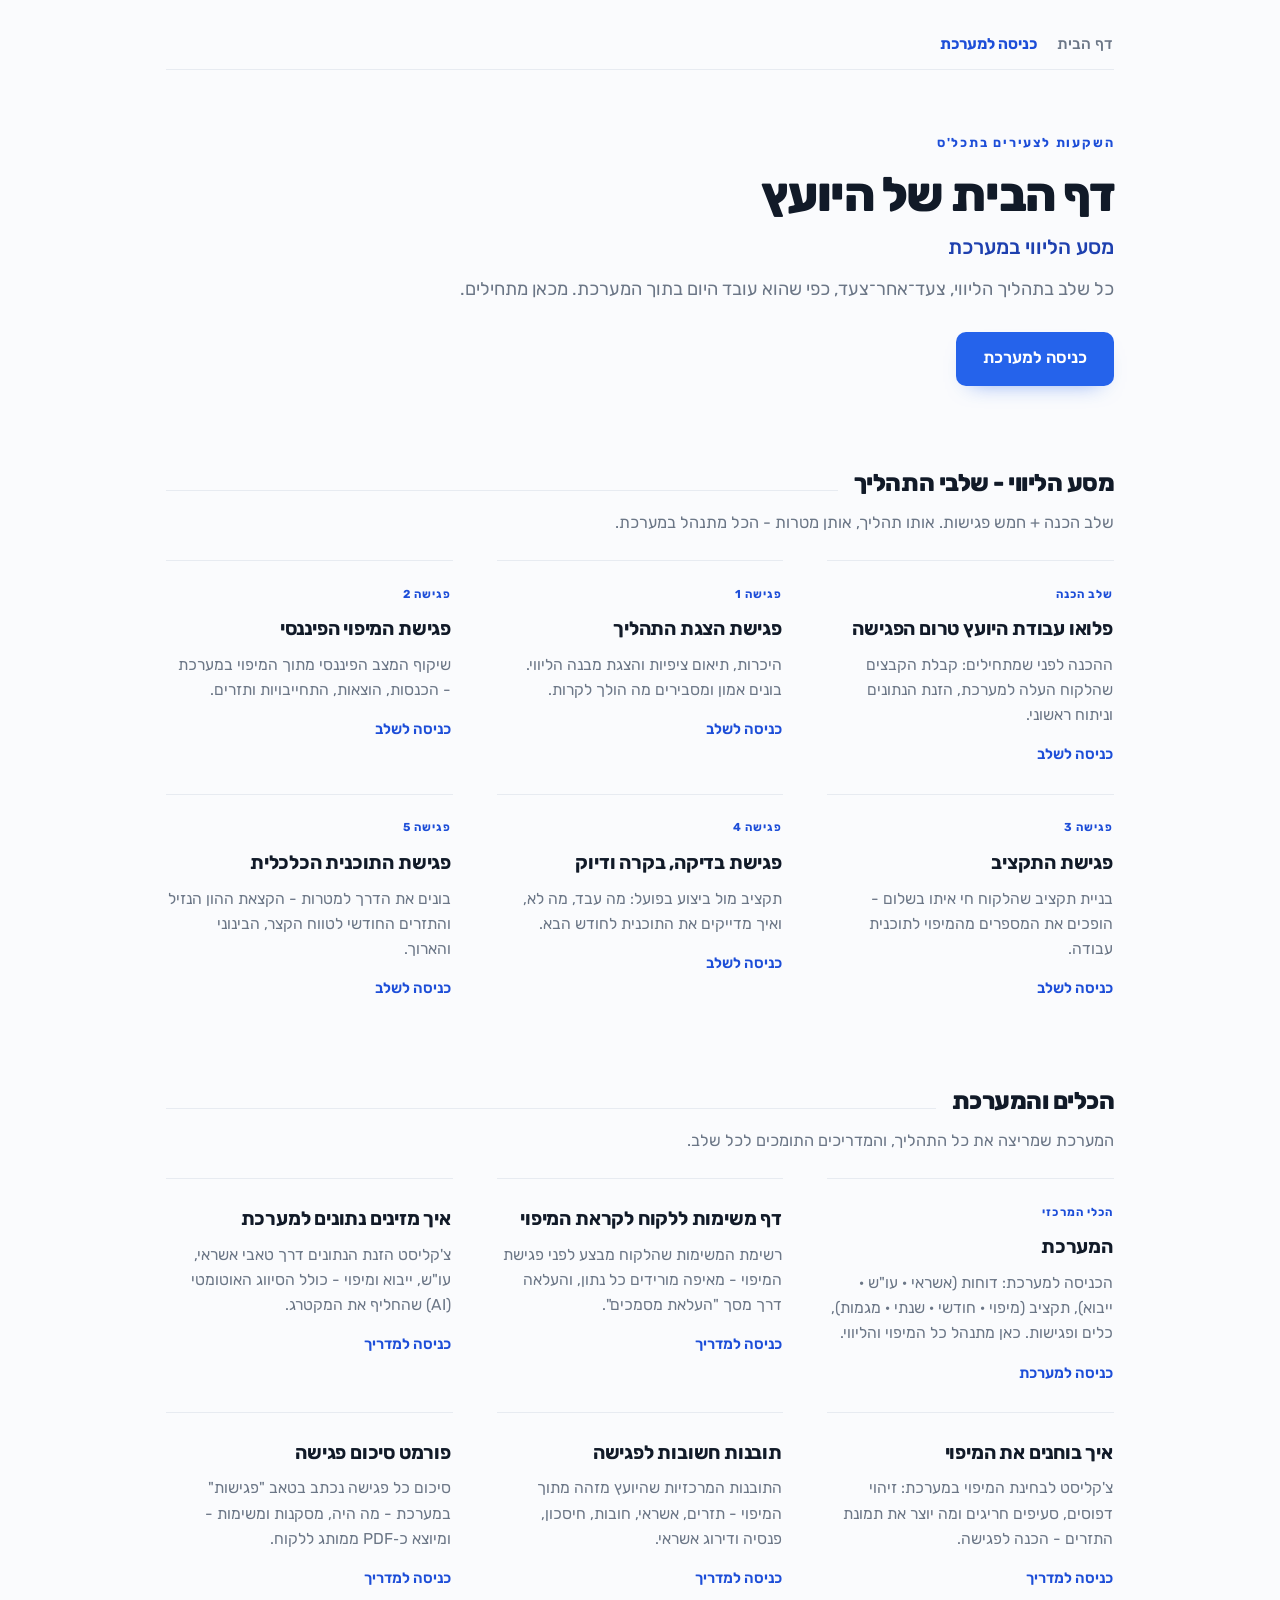
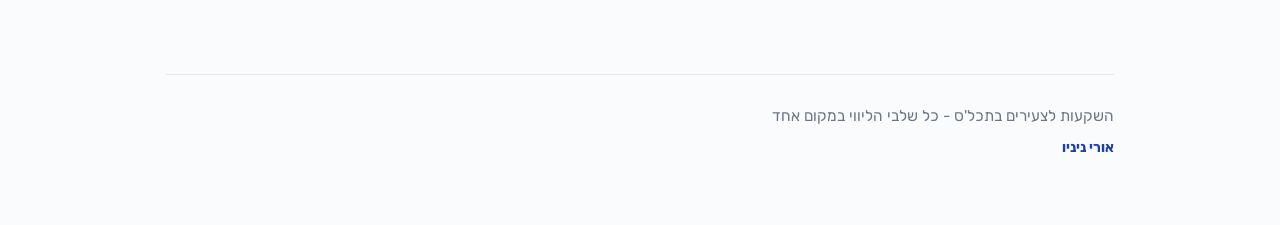
<file: index.html>
<!DOCTYPE html>
<html lang="he" dir="rtl">
<head>
  <meta charset="UTF-8">
  <meta name="viewport" content="width=device-width, initial-scale=1.0">
  <title>דף הבית של היועץ | השקעות לצעירים בתכל'ס</title>
  <link rel="preconnect" href="https://fonts.googleapis.com">
  <link rel="preconnect" href="https://fonts.gstatic.com" crossorigin>
  <link href="https://fonts.googleapis.com/css2?family=Rubik:wght@300;400;500;600;700;800;900&display=swap" rel="stylesheet">
  <link rel="stylesheet" href="style.css">
</head>
<body>
  <div class="container">

    <nav class="navbar">
      <a class="nav-brand" href="index.html">
        <span class="nav-mark">
          <svg class="ic" xmlns="http://www.w3.org/2000/svg" viewBox="0 0 24 24" fill="none" stroke="currentColor" stroke-width="1.75" stroke-linecap="round" stroke-linejoin="round"><path d="m3 9 9-7 9 7v11a2 2 0 0 1-2 2H5a2 2 0 0 1-2-2z"/><path d="M9 22V12h6v10"/></svg>
        </span>
        <span class="nav-brand-text">הכלכלן של הבית</span>
      </a>
      <div class="nav-actions">
        <a class="nav-link" href="index.html">דף הבית</a>
        <a class="nav-cta" href="https://app.orimipuy.com/auth" target="_blank" rel="noopener noreferrer">
          <svg class="ic" xmlns="http://www.w3.org/2000/svg" viewBox="0 0 24 24" fill="none" stroke="currentColor" stroke-width="1.75" stroke-linecap="round" stroke-linejoin="round"><rect width="20" height="14" x="2" y="3" rx="2"/><line x1="8" x2="16" y1="21" y2="21"/><line x1="12" x2="12" y1="17" y2="21"/></svg>
          כניסה למערכת
        </a>
      </div>
    </nav>

    <header class="hero">
      <span class="header-eyebrow">השקעות לצעירים בתכל'ס</span>
      <h1>דף הבית של היועץ</h1>
      <h2>מסע הליווי במערכת</h2>
      <p>כל שלב בתהליך הליווי, צעד־אחר־צעד, כפי שהוא עובד היום בתוך המערכת. מכאן מתחילים.</p>
      <div class="hero-cta">
        <a href="https://app.orimipuy.com/auth" target="_blank" rel="noopener noreferrer" class="enter-system-btn">
          <svg class="ic" xmlns="http://www.w3.org/2000/svg" viewBox="0 0 24 24" fill="none" stroke="currentColor" stroke-width="1.75" stroke-linecap="round" stroke-linejoin="round"><rect width="20" height="14" x="2" y="3" rx="2"/><line x1="8" x2="16" y1="21" y2="21"/><line x1="12" x2="12" y1="17" y2="21"/></svg>
          כניסה למערכת
        </a>
      </div>
    </header>

    <!-- ============ אזור 1: מסע הליווי ============ -->
    <div class="group-heading">
      <span class="ico">
        <svg class="ic" xmlns="http://www.w3.org/2000/svg" viewBox="0 0 24 24" fill="none" stroke="currentColor" stroke-width="1.75" stroke-linecap="round" stroke-linejoin="round"><circle cx="12" cy="12" r="10"/><polygon points="16.24 7.76 14.12 14.12 7.76 16.24 9.88 9.88 16.24 7.76"/></svg>
      </span>
      <h2>מסע הליווי - שלבי התהליך</h2>
      <span class="line"></span>
    </div>
    <p class="group-sub">שלב הכנה + חמש פגישות. אותו תהליך, אותן מטרות - הכל מתנהל במערכת.</p>

    <div class="tools-grid">
      <!-- שלב הכנה -->
      <a href="pre-meeting.html" class="tool-card">
        <span class="step-tag">שלב הכנה</span>
        <div class="tool-icon">
          <svg class="ic" xmlns="http://www.w3.org/2000/svg" viewBox="0 0 24 24" fill="none" stroke="currentColor" stroke-width="1.75" stroke-linecap="round" stroke-linejoin="round"><circle cx="12" cy="12" r="10"/><polygon points="16.24 7.76 14.12 14.12 7.76 16.24 9.88 9.88 16.24 7.76"/></svg>
        </div>
        <h3>פלואו עבודת היועץ טרום הפגישה</h3>
        <p>ההכנה לפני שמתחילים: קבלת הקבצים שהלקוח העלה למערכת, הזנת הנתונים וניתוח ראשוני.</p>
        <div class="btn">כניסה לשלב</div>
      </a>

      <!-- פגישה 1 -->
      <a href="meeting-structure.html" class="tool-card">
        <span class="step-tag">פגישה 1</span>
        <div class="tool-icon">
          <svg class="ic" xmlns="http://www.w3.org/2000/svg" viewBox="0 0 24 24" fill="none" stroke="currentColor" stroke-width="1.75" stroke-linecap="round" stroke-linejoin="round"><path d="M16 21v-2a4 4 0 0 0-4-4H6a4 4 0 0 0-4 4v2"/><circle cx="9" cy="7" r="4"/><path d="M22 21v-2a4 4 0 0 0-3-3.87"/><path d="M16 3.13a4 4 0 0 1 0 7.75"/></svg>
        </div>
        <h3>פגישת הצגת התהליך</h3>
        <p>היכרות, תיאום ציפיות והצגת מבנה הליווי. בונים אמון ומסבירים מה הולך לקרות.</p>
        <div class="btn">כניסה לשלב</div>
      </a>

      <!-- פגישה 2 -->
      <a href="mapping-meeting.html" class="tool-card">
        <span class="step-tag">פגישה 2</span>
        <div class="tool-icon">
          <svg class="ic" xmlns="http://www.w3.org/2000/svg" viewBox="0 0 24 24" fill="none" stroke="currentColor" stroke-width="1.75" stroke-linecap="round" stroke-linejoin="round"><polygon points="3 6 9 3 15 6 21 3 21 18 15 21 9 18 3 21"/><line x1="9" y1="3" x2="9" y2="18"/><line x1="15" y1="6" x2="15" y2="21"/></svg>
        </div>
        <h3>פגישת המיפוי הפיננסי</h3>
        <p>שיקוף המצב הפיננסי מתוך המיפוי במערכת - הכנסות, הוצאות, התחייבויות ותזרים.</p>
        <div class="btn">כניסה לשלב</div>
      </a>

      <!-- פגישה 3 -->
      <a href="budget-meeting.html" class="tool-card">
        <span class="step-tag">פגישה 3</span>
        <div class="tool-icon">
          <svg class="ic" xmlns="http://www.w3.org/2000/svg" viewBox="0 0 24 24" fill="none" stroke="currentColor" stroke-width="1.75" stroke-linecap="round" stroke-linejoin="round"><path d="M21 12V7H5a2 2 0 0 1 0-4h14v4"/><path d="M3 5v14a2 2 0 0 0 2 2h16v-5"/><path d="M18 12a2 2 0 0 0 0 4h4v-4Z"/></svg>
        </div>
        <h3>פגישת התקציב</h3>
        <p>בניית תקציב שהלקוח חי איתו בשלום - הופכים את המספרים מהמיפוי לתוכנית עבודה.</p>
        <div class="btn">כניסה לשלב</div>
      </a>

      <!-- פגישה 4 -->
      <a href="control-meeting.html" class="tool-card">
        <span class="step-tag">פגישה 4</span>
        <div class="tool-icon">
          <svg class="ic" xmlns="http://www.w3.org/2000/svg" viewBox="0 0 24 24" fill="none" stroke="currentColor" stroke-width="1.75" stroke-linecap="round" stroke-linejoin="round"><path d="m12 14 4-4"/><path d="M3.34 19a10 10 0 1 1 17.32 0"/></svg>
        </div>
        <h3>פגישת בדיקה, בקרה ודיוק</h3>
        <p>תקציב מול ביצוע בפועל: מה עבד, מה לא, ואיך מדייקים את התוכנית לחודש הבא.</p>
        <div class="btn">כניסה לשלב</div>
      </a>

      <!-- פגישה 5 -->
      <a href="plan-meeting.html" class="tool-card">
        <span class="step-tag">פגישה 5</span>
        <div class="tool-icon">
          <svg class="ic" xmlns="http://www.w3.org/2000/svg" viewBox="0 0 24 24" fill="none" stroke="currentColor" stroke-width="1.75" stroke-linecap="round" stroke-linejoin="round"><polyline points="22 7 13.5 15.5 8.5 10.5 2 17"/><polyline points="16 7 22 7 22 13"/></svg>
        </div>
        <h3>פגישת התוכנית הכלכלית</h3>
        <p>בונים את הדרך למטרות - הקצאת ההון הנזיל והתזרים החודשי לטווח הקצר, הבינוני והארוך.</p>
        <div class="btn">כניסה לשלב</div>
      </a>
    </div>

    <!-- ============ אזור 2: הכלים והמערכת ============ -->
    <div class="group-heading">
      <span class="ico">
        <svg class="ic" xmlns="http://www.w3.org/2000/svg" viewBox="0 0 24 24" fill="none" stroke="currentColor" stroke-width="1.75" stroke-linecap="round" stroke-linejoin="round"><rect width="7" height="7" x="3" y="3" rx="1"/><rect width="7" height="7" x="14" y="3" rx="1"/><rect width="7" height="7" x="14" y="14" rx="1"/><rect width="7" height="7" x="3" y="14" rx="1"/></svg>
      </span>
      <h2>הכלים והמערכת</h2>
      <span class="line"></span>
    </div>
    <p class="group-sub">המערכת שמריצה את כל התהליך, והמדריכים התומכים לכל שלב.</p>

    <div class="tools-grid">
      <!-- המערכת -->
      <a href="https://app.orimipuy.com/auth" target="_blank" rel="noopener noreferrer" class="tool-card feature">
        <span class="step-tag">הכלי המרכזי</span>
        <div class="tool-icon">
          <svg class="ic" xmlns="http://www.w3.org/2000/svg" viewBox="0 0 24 24" fill="none" stroke="currentColor" stroke-width="1.75" stroke-linecap="round" stroke-linejoin="round"><rect width="20" height="14" x="2" y="3" rx="2"/><line x1="8" x2="16" y1="21" y2="21"/><line x1="12" x2="12" y1="17" y2="21"/></svg>
        </div>
        <h3>המערכת</h3>
        <p>הכניסה למערכת: דוחות (אשראי · עו"ש · ייבוא), תקציב (מיפוי · חודשי · שנתי · מגמות), כלים ופגישות. כאן מתנהל כל המיפוי והליווי.</p>
        <div class="btn">כניסה למערכת</div>
      </a>

      <!-- דף משימות ללקוח -->
      <a href="client-tasks.html" class="tool-card">
        <div class="tool-icon">
          <svg class="ic" xmlns="http://www.w3.org/2000/svg" viewBox="0 0 24 24" fill="none" stroke="currentColor" stroke-width="1.75" stroke-linecap="round" stroke-linejoin="round"><rect width="8" height="4" x="8" y="2" rx="1" ry="1"/><path d="M16 4h2a2 2 0 0 1 2 2v14a2 2 0 0 1-2 2H6a2 2 0 0 1-2-2V6a2 2 0 0 1 2-2h2"/><path d="M12 11h4"/><path d="M12 16h4"/><path d="M8 11h.01"/><path d="M8 16h.01"/></svg>
        </div>
        <h3>דף משימות ללקוח לקראת המיפוי</h3>
        <p>רשימת המשימות שהלקוח מבצע לפני פגישת המיפוי - מאיפה מורידים כל נתון, והעלאה דרך מסך "העלאת מסמכים".</p>
        <div class="btn">כניסה למדריך</div>
      </a>

      <!-- הזנת נתונים למערכת -->
      <a href="upload-data.html" class="tool-card">
        <div class="tool-icon">
          <svg class="ic" xmlns="http://www.w3.org/2000/svg" viewBox="0 0 24 24" fill="none" stroke="currentColor" stroke-width="1.75" stroke-linecap="round" stroke-linejoin="round"><path d="M21 15v4a2 2 0 0 1-2 2H5a2 2 0 0 1-2-2v-4"/><polyline points="17 8 12 3 7 8"/><line x1="12" x2="12" y1="3" y2="15"/></svg>
        </div>
        <h3>איך מזינים נתונים למערכת</h3>
        <p>צ'קליסט הזנת הנתונים דרך טאבי אשראי, עו"ש, ייבוא ומיפוי - כולל הסיווג האוטומטי (AI) שהחליף את המקטרג.</p>
        <div class="btn">כניסה למדריך</div>
      </a>

      <!-- בחינת המיפוי -->
      <a href="examine-excel.html" class="tool-card">
        <div class="tool-icon">
          <svg class="ic" xmlns="http://www.w3.org/2000/svg" viewBox="0 0 24 24" fill="none" stroke="currentColor" stroke-width="1.75" stroke-linecap="round" stroke-linejoin="round"><circle cx="11" cy="11" r="8"/><line x1="21" x2="16.65" y1="21" y2="16.65"/></svg>
        </div>
        <h3>איך בוחנים את המיפוי</h3>
        <p>צ'קליסט לבחינת המיפוי במערכת: זיהוי דפוסים, סעיפים חריגים ומה יוצר את תמונת התזרים - הכנה לפגישה.</p>
        <div class="btn">כניסה למדריך</div>
      </a>

      <!-- תובנות -->
      <a href="insights.html" class="tool-card">
        <div class="tool-icon">
          <svg class="ic" xmlns="http://www.w3.org/2000/svg" viewBox="0 0 24 24" fill="none" stroke="currentColor" stroke-width="1.75" stroke-linecap="round" stroke-linejoin="round"><path d="M9 18h6"/><path d="M10 22h4"/><path d="M15.09 14c.18-.98.65-1.74 1.41-2.5A4.65 4.65 0 0 0 18 8 6 6 0 0 0 6 8c0 1 .23 2.23 1.5 3.5A4.61 4.61 0 0 1 8.91 14"/></svg>
        </div>
        <h3>תובנות חשובות לפגישה</h3>
        <p>התובנות המרכזיות שהיועץ מזהה מתוך המיפוי - תזרים, אשראי, חובות, חיסכון, פנסיה ודירוג אשראי.</p>
        <div class="btn">כניסה למדריך</div>
      </a>

      <!-- פורמט סיכום פגישה -->
      <a href="meeting-summary.html" class="tool-card">
        <div class="tool-icon">
          <svg class="ic" xmlns="http://www.w3.org/2000/svg" viewBox="0 0 24 24" fill="none" stroke="currentColor" stroke-width="1.75" stroke-linecap="round" stroke-linejoin="round"><path d="M15 2H6a2 2 0 0 0-2 2v16a2 2 0 0 0 2 2h12a2 2 0 0 0 2-2V7Z"/><path d="M14 2v5h5"/><path d="M16 13H8"/><path d="M16 17H8"/><path d="M10 9H8"/></svg>
        </div>
        <h3>פורמט סיכום פגישה</h3>
        <p>סיכום כל פגישה נכתב בטאב "פגישות" במערכת - מה היה, מסקנות ומשימות - ומיוצא כ‑PDF ממותג ללקוח.</p>
        <div class="btn">כניסה למדריך</div>
      </a>
    </div>

    <footer>
      <p>השקעות לצעירים בתכל'ס - כל שלבי הליווי במקום אחד</p>
      <p class="sign">אורי ניניו</p>
    </footer>
  </div>
</body>
</html>
</file>
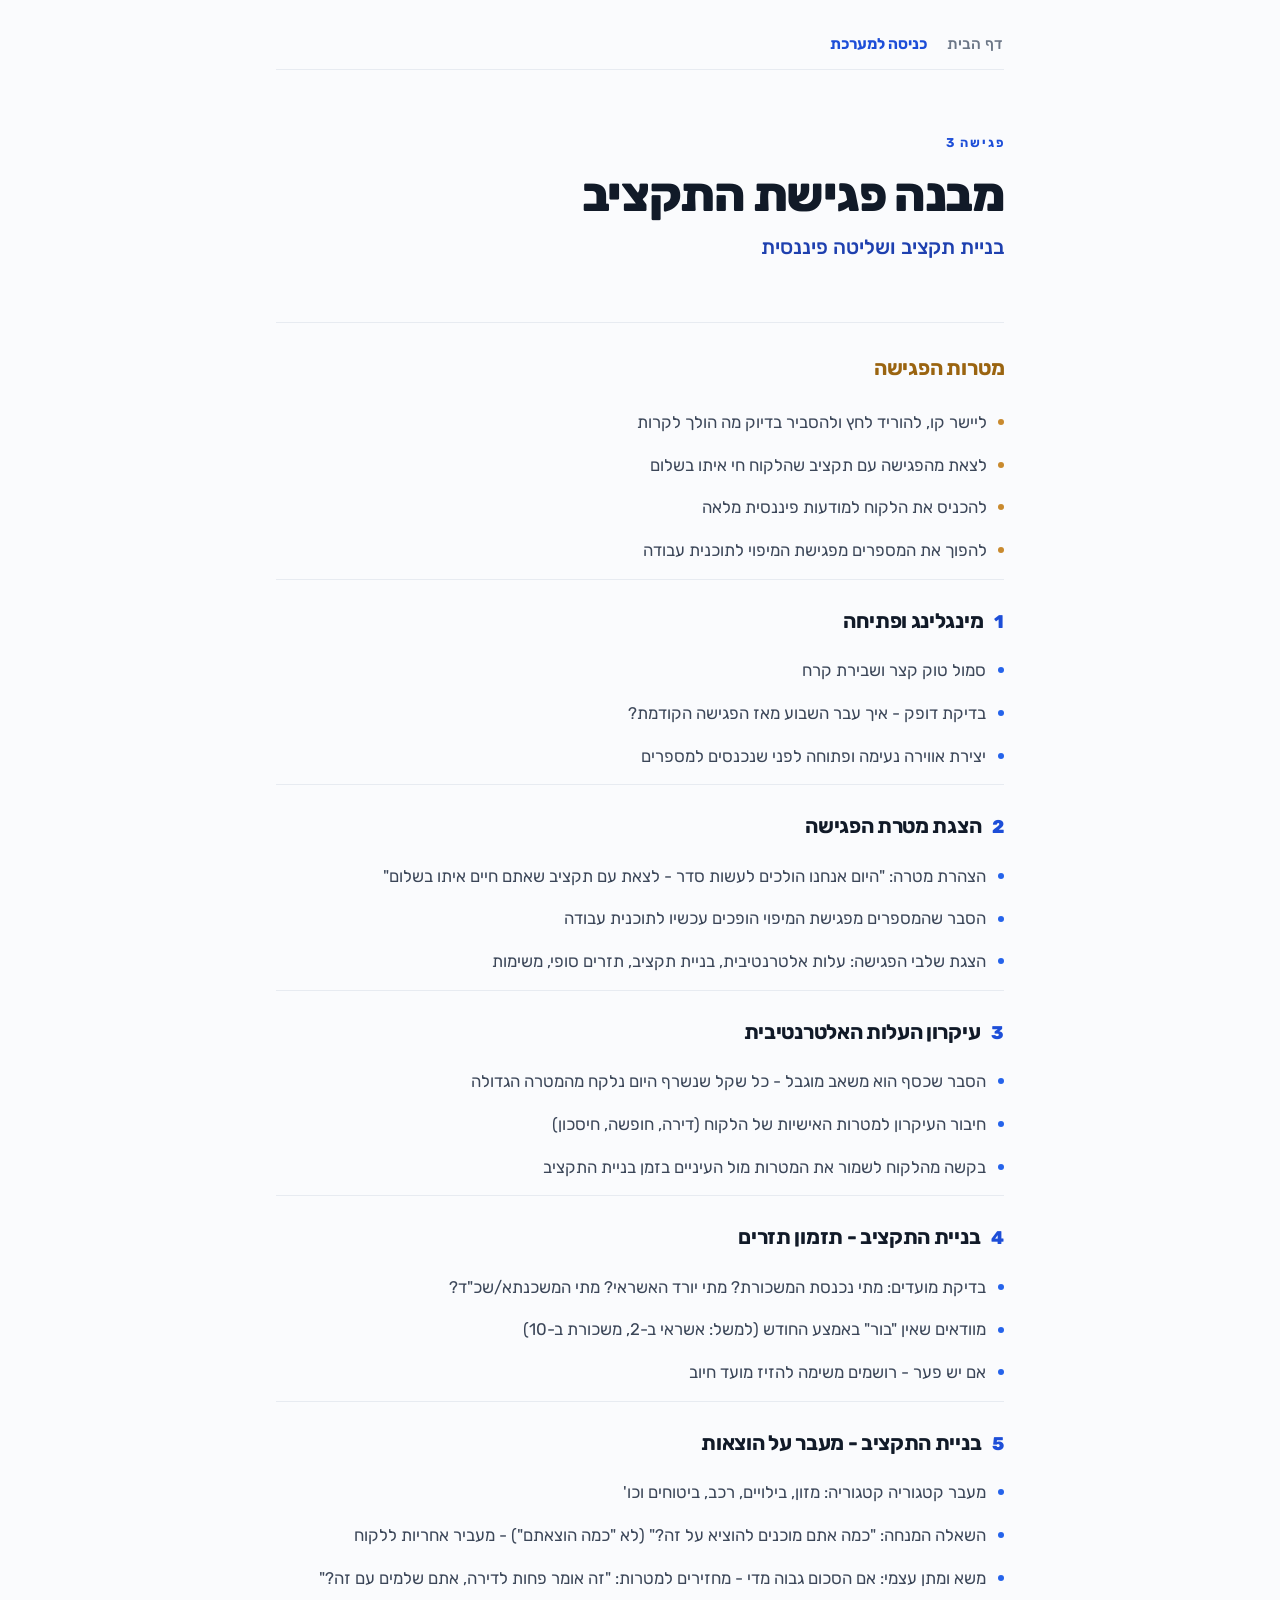
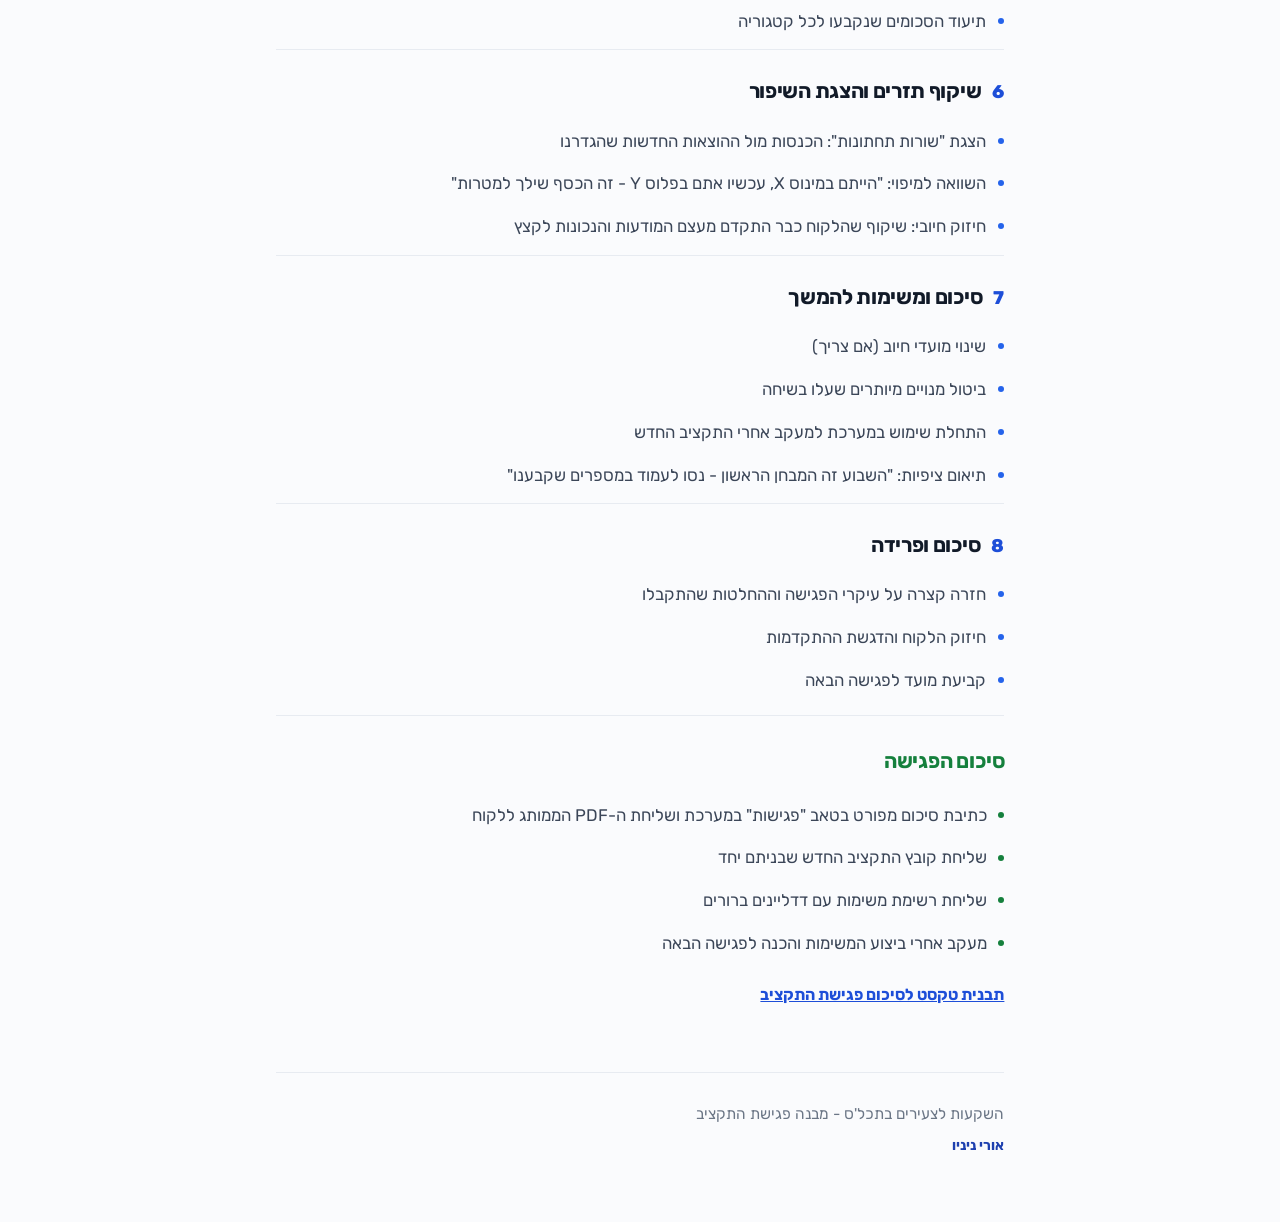
<file: budget-meeting.html>
<!DOCTYPE html>
<html lang="he" dir="rtl">
<head>
  <meta charset="UTF-8">
  <meta name="viewport" content="width=device-width, initial-scale=1.0">
  <title>מבנה פגישת התקציב - השקעות לצעירים בתכל'ס</title>
  <link rel="preconnect" href="https://fonts.googleapis.com">
  <link rel="preconnect" href="https://fonts.gstatic.com" crossorigin>
  <link href="https://fonts.googleapis.com/css2?family=Rubik:wght@300;400;500;600;700;800;900&display=swap" rel="stylesheet">
  <link rel="stylesheet" href="style.css">
</head>
<body>
  <div class="container narrow">

    <nav class="navbar">
      <a class="nav-brand" href="index.html">
        <span class="nav-mark">
          <svg class="ic" xmlns="http://www.w3.org/2000/svg" viewBox="0 0 24 24" fill="none" stroke="currentColor" stroke-width="1.75" stroke-linecap="round" stroke-linejoin="round"><path d="m3 9 9-7 9 7v11a2 2 0 0 1-2 2H5a2 2 0 0 1-2-2z"/><path d="M9 22V12h6v10"/></svg>
        </span>
        <span class="nav-brand-text">הכלכלן של הבית</span>
      </a>
      <div class="nav-actions">
        <a class="nav-link" href="index.html">דף הבית</a>
        <a class="nav-cta" href="https://app.orimipuy.com/auth" target="_blank" rel="noopener noreferrer">
          <svg class="ic" xmlns="http://www.w3.org/2000/svg" viewBox="0 0 24 24" fill="none" stroke="currentColor" stroke-width="1.75" stroke-linecap="round" stroke-linejoin="round"><rect width="20" height="14" x="2" y="3" rx="2"/><line x1="8" x2="16" y1="21" y2="21"/><line x1="12" x2="12" y1="17" y2="21"/></svg>
          כניסה למערכת
        </a>
      </div>
    </nav>

    <header>
      <span class="header-eyebrow">פגישה 3</span>
      <div class="brand-logo"><svg class="ic" xmlns="http://www.w3.org/2000/svg" viewBox="0 0 24 24" fill="none" stroke="currentColor" stroke-width="1.75" stroke-linecap="round" stroke-linejoin="round"><path d="M21 12V7H5a2 2 0 0 1 0-4h14v4"/><path d="M3 5v14a2 2 0 0 0 2 2h16v-5"/><path d="M18 12a2 2 0 0 0 0 4h4v-4Z"/></svg></div>
      <h1>מבנה פגישת התקציב</h1>
      <h2>בניית תקציב ושליטה פיננסית</h2>
    </header>

    <!-- Goals Section -->
    <div class="goals-section">
      <h3><svg class="ic" xmlns="http://www.w3.org/2000/svg" viewBox="0 0 24 24" fill="none" stroke="currentColor" stroke-width="1.75" stroke-linecap="round" stroke-linejoin="round"><circle cx="12" cy="12" r="10"/><circle cx="12" cy="12" r="6"/><circle cx="12" cy="12" r="2"/></svg> מטרות הפגישה</h3>
      <ul>
        <li>ליישר קו, להוריד לחץ ולהסביר בדיוק מה הולך לקרות</li>
        <li>לצאת מהפגישה עם תקציב שהלקוח חי איתו בשלום</li>
        <li>להכניס את הלקוח למודעות פיננסית מלאה</li>
        <li>להפוך את המספרים מפגישת המיפוי לתוכנית עבודה</li>
      </ul>
    </div>

    <!-- שלב 1 -->
    <div class="section">
      <div class="section-header">
        <div class="section-number">1</div>
        <div class="section-title">מינגלינג ופתיחה</div>
      </div>
      <ul class="checklist">
        <li>סמול טוק קצר ושבירת קרח</li>
        <li>בדיקת דופק - איך עבר השבוע מאז הפגישה הקודמת?</li>
        <li>יצירת אווירה נעימה ופתוחה לפני שנכנסים למספרים</li>
      </ul>
    </div>

    <!-- שלב 2 -->
    <div class="section">
      <div class="section-header">
        <div class="section-number">2</div>
        <div class="section-title">הצגת מטרת הפגישה</div>
      </div>
      <ul class="checklist">
        <li>הצהרת מטרה: "היום אנחנו הולכים לעשות סדר - לצאת עם תקציב שאתם חיים איתו בשלום"</li>
        <li>הסבר שהמספרים מפגישת המיפוי הופכים עכשיו לתוכנית עבודה</li>
        <li>הצגת שלבי הפגישה: עלות אלטרנטיבית, בניית תקציב, תזרים סופי, משימות</li>
      </ul>
    </div>

    <!-- שלב 3 -->
    <div class="section">
      <div class="section-header">
        <div class="section-number">3</div>
        <div class="section-title">עיקרון העלות האלטרנטיבית</div>
      </div>
      <ul class="checklist">
        <li>הסבר שכסף הוא משאב מוגבל - כל שקל שנשרף היום נלקח מהמטרה הגדולה</li>
        <li>חיבור העיקרון למטרות האישיות של הלקוח (דירה, חופשה, חיסכון)</li>
        <li>בקשה מהלקוח לשמור את המטרות מול העיניים בזמן בניית התקציב</li>
      </ul>
    </div>

    <!-- שלב 4 -->
    <div class="section">
      <div class="section-header">
        <div class="section-number">4</div>
        <div class="section-title">בניית התקציב - תזמון תזרים</div>
      </div>
      <ul class="checklist">
        <li>בדיקת מועדים: מתי נכנסת המשכורת? מתי יורד האשראי? מתי המשכנתא/שכ"ד?</li>
        <li>מוודאים שאין "בור" באמצע החודש (למשל: אשראי ב-2, משכורת ב-10)</li>
        <li>אם יש פער - רושמים משימה להזיז מועד חיוב</li>
      </ul>
    </div>

    <!-- שלב 5 -->
    <div class="section">
      <div class="section-header">
        <div class="section-number">5</div>
        <div class="section-title">בניית התקציב - מעבר על הוצאות</div>
      </div>
      <ul class="checklist">
        <li>מעבר קטגוריה קטגוריה: מזון, בילויים, רכב, ביטוחים וכו'</li>
        <li>השאלה המנחה: "כמה אתם מוכנים להוציא על זה?" (לא "כמה הוצאתם") - מעביר אחריות ללקוח</li>
        <li>משא ומתן עצמי: אם הסכום גבוה מדי - מחזירים למטרות: "זה אומר פחות לדירה, אתם שלמים עם זה?"</li>
        <li>תיעוד הסכומים שנקבעו לכל קטגוריה</li>
      </ul>
    </div>

    <!-- שלב 6 -->
    <div class="section">
      <div class="section-header">
        <div class="section-number">6</div>
        <div class="section-title">שיקוף תזרים והצגת השיפור</div>
      </div>
      <ul class="checklist">
        <li>הצגת "שורות תחתונות": הכנסות מול ההוצאות החדשות שהגדרנו</li>
        <li>השוואה למיפוי: "הייתם במינוס X, עכשיו אתם בפלוס Y - זה הכסף שילך למטרות"</li>
        <li>חיזוק חיובי: שיקוף שהלקוח כבר התקדם מעצם המודעות והנכונות לקצץ</li>
      </ul>
    </div>

    <!-- שלב 7 -->
    <div class="section">
      <div class="section-header">
        <div class="section-number">7</div>
        <div class="section-title">סיכום ומשימות להמשך</div>
      </div>
      <ul class="checklist">
        <li>שינוי מועדי חיוב (אם צריך)</li>
        <li>ביטול מנויים מיותרים שעלו בשיחה</li>
        <li>התחלת שימוש במערכת למעקב אחרי התקציב החדש</li>
        <li>תיאום ציפיות: "השבוע זה המבחן הראשון - נסו לעמוד במספרים שקבענו"</li>
      </ul>
    </div>

    <!-- שלב 8 -->
    <div class="section">
      <div class="section-header">
        <div class="section-number">8</div>
        <div class="section-title">סיכום ופרידה</div>
      </div>
      <ul class="checklist">
        <li>חזרה קצרה על עיקרי הפגישה וההחלטות שהתקבלו</li>
        <li>חיזוק הלקוח והדגשת ההתקדמות</li>
        <li>קביעת מועד לפגישה הבאה</li>
      </ul>
    </div>

    <!-- After Meeting Section -->
    <div class="after-section">
      <h3><svg class="ic" xmlns="http://www.w3.org/2000/svg" viewBox="0 0 24 24" fill="none" stroke="currentColor" stroke-width="1.75" stroke-linecap="round" stroke-linejoin="round"><path d="M22 11.08V12a10 10 0 1 1-5.93-9.14"/><path d="m9 11 3 3L22 4"/></svg> סיכום הפגישה</h3>
      <ul>
        <li>כתיבת סיכום מפורט בטאב "פגישות" במערכת ושליחת ה-PDF הממותג ללקוח</li>
        <li>שליחת קובץ התקציב החדש שבניתם יחד</li>
        <li>שליחת רשימת משימות עם דדליינים ברורים</li>
        <li>מעקב אחרי ביצוע המשימות והכנה לפגישה הבאה</li>
      </ul>
      <a href="https://docs.google.com/document/d/1S6octLlkmSJCd63CDHATtHOBDcO7E54i/copy" target="_blank" rel="noopener noreferrer" class="template-link"><svg class="ic" xmlns="http://www.w3.org/2000/svg" viewBox="0 0 24 24" fill="none" stroke="currentColor" stroke-width="1.75" stroke-linecap="round" stroke-linejoin="round"><path d="M15 2H6a2 2 0 0 0-2 2v16a2 2 0 0 0 2 2h12a2 2 0 0 0 2-2V7Z"/><path d="M14 2v5h5"/><path d="M16 13H8"/><path d="M16 17H8"/><path d="M10 9H8"/></svg> תבנית טקסט לסיכום פגישת התקציב</a>
    </div>

    <footer>
      <p>השקעות לצעירים בתכל'ס - מבנה פגישת התקציב</p>
      <p class="sign">אורי ניניו</p>
    </footer>
  </div>
</body>
</html>
</file>
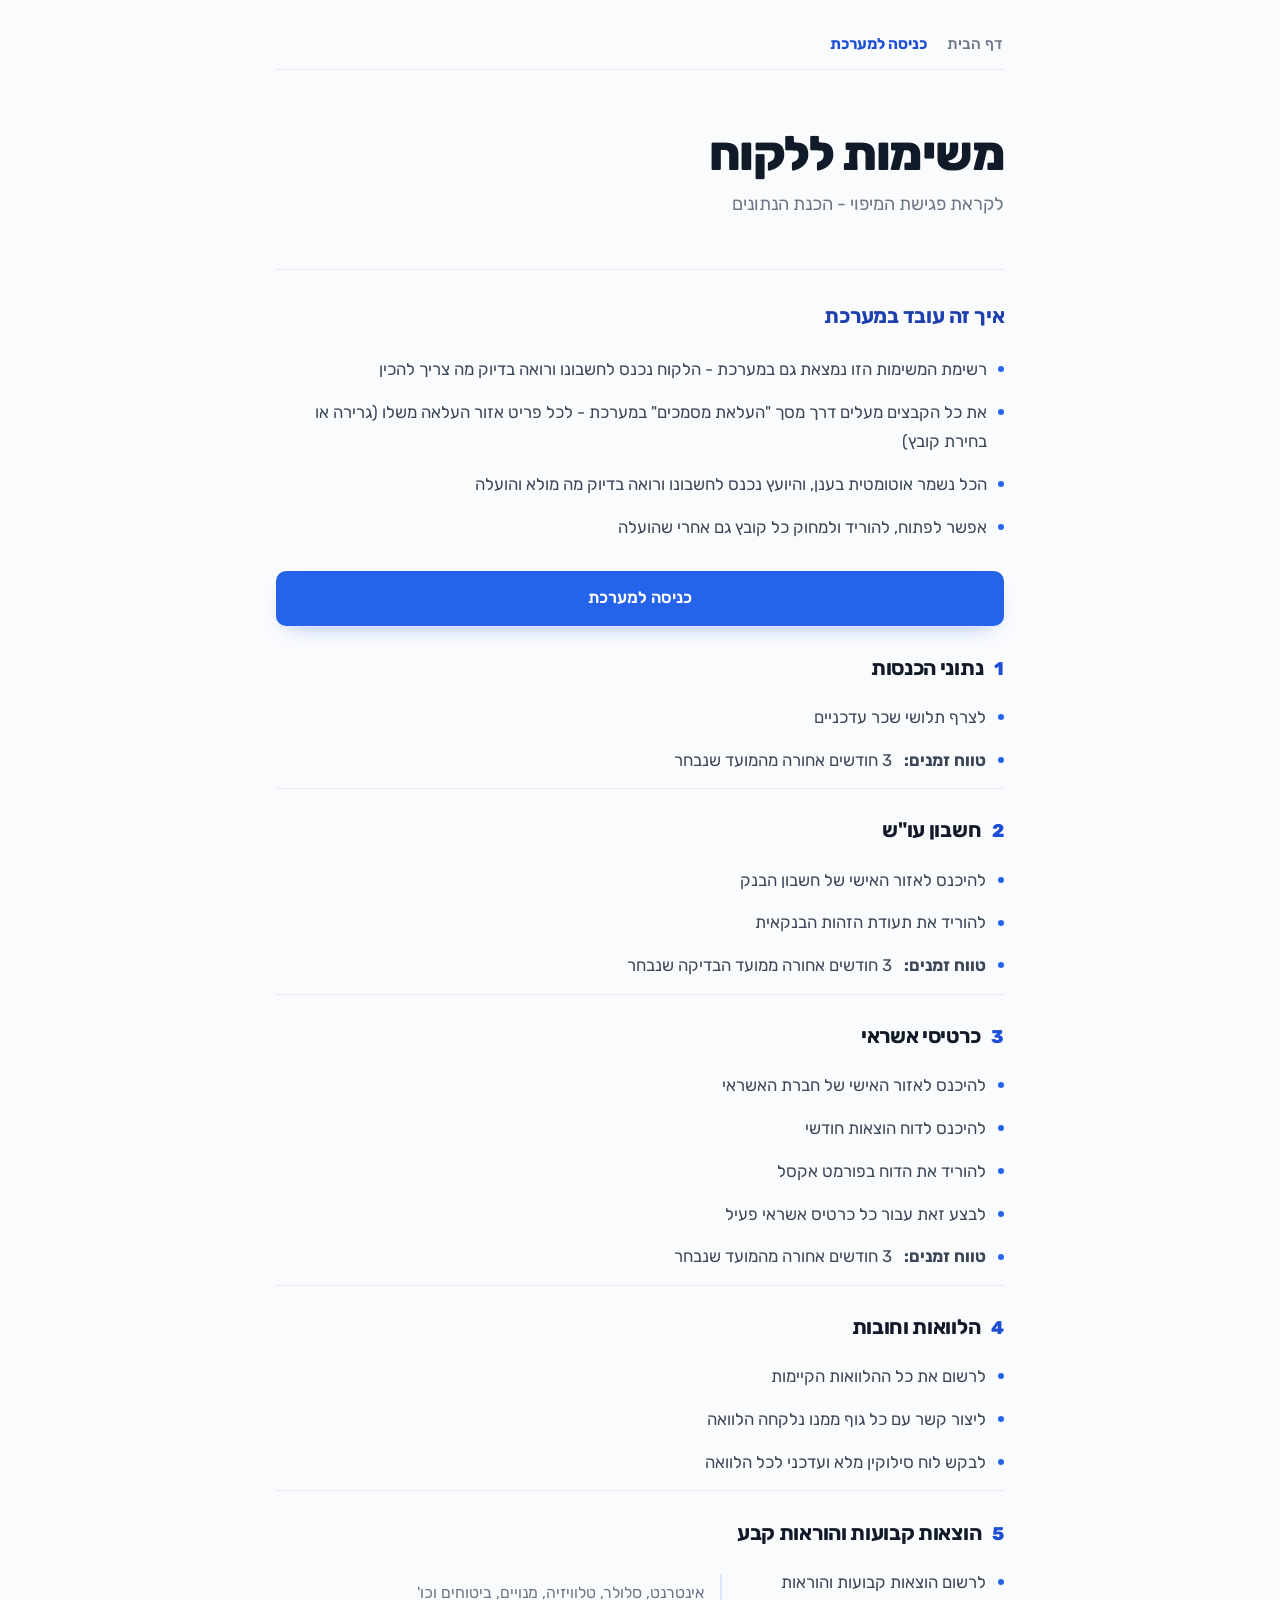
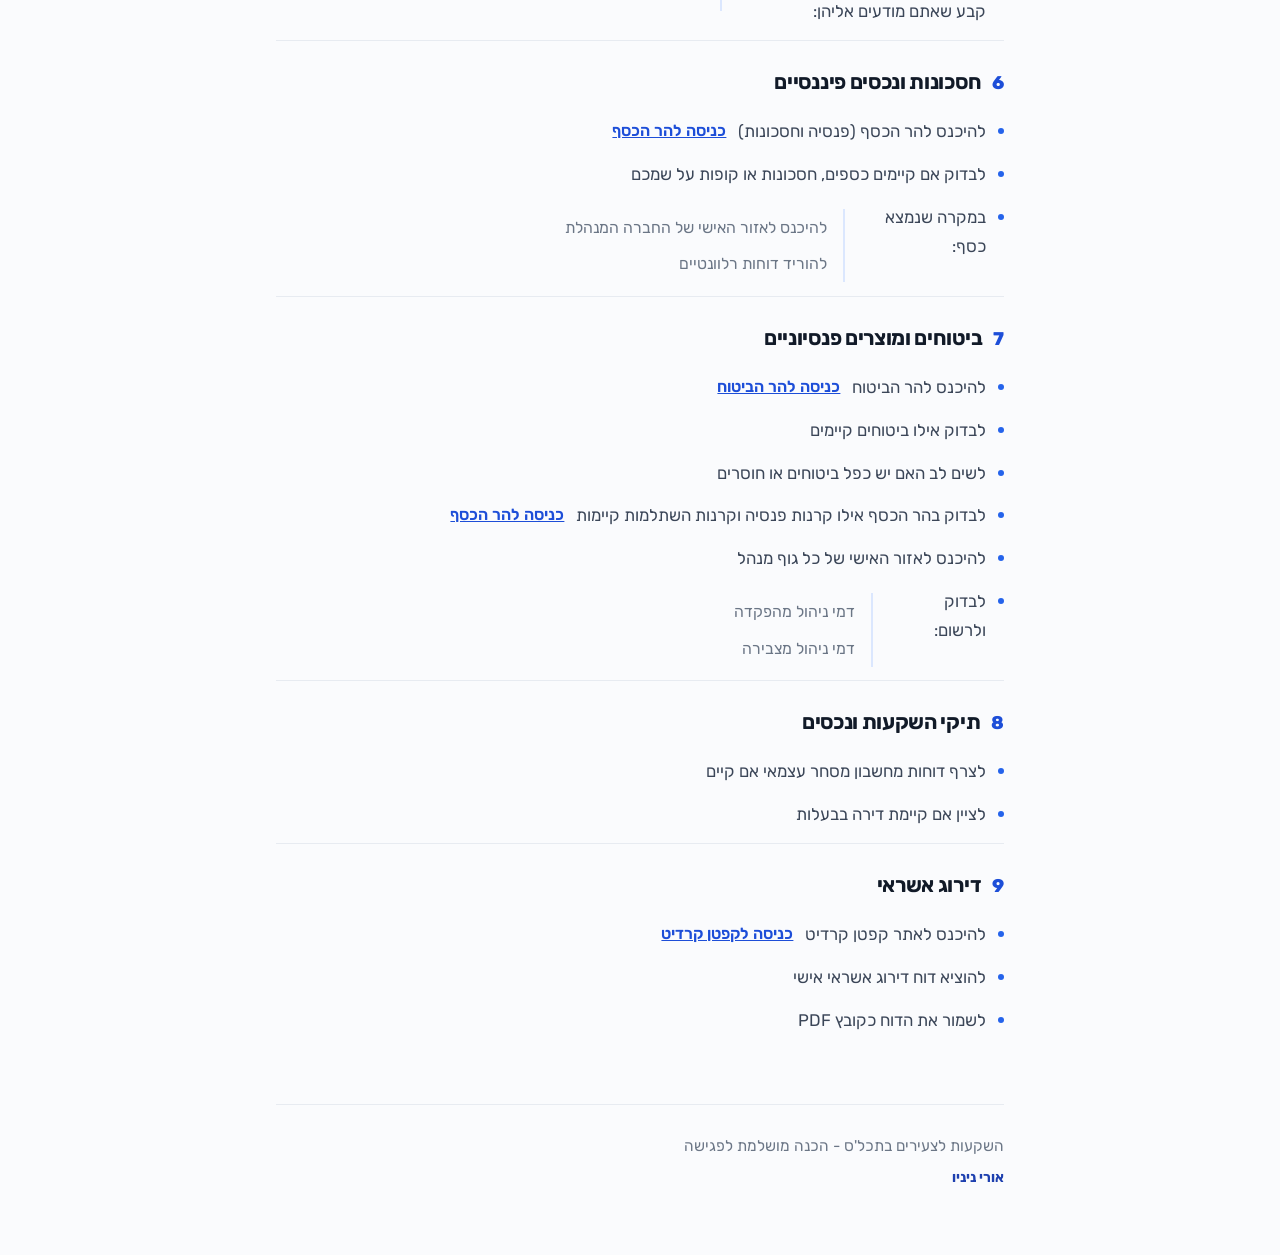
<file: client-tasks.html>
<!DOCTYPE html>
<html lang="he" dir="rtl">
<head>
  <meta charset="UTF-8">
  <meta name="viewport" content="width=device-width, initial-scale=1.0">
  <title>דף משימות ללקוח - השקעות לצעירים בתכל'ס</title>
  <link rel="preconnect" href="https://fonts.googleapis.com">
  <link rel="preconnect" href="https://fonts.gstatic.com" crossorigin>
  <link href="https://fonts.googleapis.com/css2?family=Rubik:wght@300;400;500;600;700;800;900&display=swap" rel="stylesheet">
  <link rel="stylesheet" href="style.css">
</head>
<body>
  <div class="container narrow">

    <nav class="navbar">
      <a class="nav-brand" href="index.html">
        <span class="nav-mark">
          <svg class="ic" xmlns="http://www.w3.org/2000/svg" viewBox="0 0 24 24" fill="none" stroke="currentColor" stroke-width="1.75" stroke-linecap="round" stroke-linejoin="round"><path d="m3 9 9-7 9 7v11a2 2 0 0 1-2 2H5a2 2 0 0 1-2-2z"/><path d="M9 22V12h6v10"/></svg>
        </span>
        <span class="nav-brand-text">הכלכלן של הבית</span>
      </a>
      <div class="nav-actions">
        <a class="nav-link" href="index.html">דף הבית</a>
        <a class="nav-cta" href="https://app.orimipuy.com/auth" target="_blank" rel="noopener noreferrer">
          <svg class="ic" xmlns="http://www.w3.org/2000/svg" viewBox="0 0 24 24" fill="none" stroke="currentColor" stroke-width="1.75" stroke-linecap="round" stroke-linejoin="round"><rect width="20" height="14" x="2" y="3" rx="2"/><line x1="8" x2="16" y1="21" y2="21"/><line x1="12" x2="12" y1="17" y2="21"/></svg>
          כניסה למערכת
        </a>
      </div>
    </nav>

    <header>
      <div class="brand-logo"><svg class="ic" xmlns="http://www.w3.org/2000/svg" viewBox="0 0 24 24" fill="none" stroke="currentColor" stroke-width="1.75" stroke-linecap="round" stroke-linejoin="round"><rect width="8" height="4" x="8" y="2" rx="1" ry="1"/><path d="M16 4h2a2 2 0 0 1 2 2v14a2 2 0 0 1-2 2H6a2 2 0 0 1-2-2V6a2 2 0 0 1 2-2h2"/><path d="M12 11h4"/><path d="M12 16h4"/><path d="M8 11h.01"/><path d="M8 16h.01"/></svg></div>
      <h1>משימות ללקוח</h1>
      <p>לקראת פגישת המיפוי - הכנת הנתונים</p>
    </header>

    <div class="note-box">
      <h3>איך זה עובד במערכת</h3>
      <ul>
        <li>רשימת המשימות הזו נמצאת גם במערכת - הלקוח נכנס לחשבונו ורואה בדיוק מה צריך להכין</li>
        <li>את כל הקבצים מעלים דרך מסך "העלאת מסמכים" במערכת - לכל פריט אזור העלאה משלו (גרירה או בחירת קובץ)</li>
        <li>הכל נשמר אוטומטית בענן, והיועץ נכנס לחשבונו ורואה בדיוק מה מולא והועלה</li>
        <li>אפשר לפתוח, להוריד ולמחוק כל קובץ גם אחרי שהועלה</li>
      </ul>
    </div>

    <a href="https://app.orimipuy.com/auth" target="_blank" rel="noopener noreferrer" class="export-btn"><svg class="ic" xmlns="http://www.w3.org/2000/svg" viewBox="0 0 24 24" fill="none" stroke="currentColor" stroke-width="1.75" stroke-linecap="round" stroke-linejoin="round"><rect width="20" height="14" x="2" y="3" rx="2"/><line x1="8" x2="16" y1="21" y2="21"/><line x1="12" x2="12" y1="17" y2="21"/></svg> כניסה למערכת</a>

    <!-- Section 1 -->
    <div class="section">
      <div class="section-header">
        <div class="section-number">1</div>
        <div class="section-title">נתוני הכנסות</div>
      </div>
      <ul class="checklist">
        <li>לצרף תלושי שכר עדכניים</li>
        <li><strong>טווח זמנים:</strong> 3 חודשים אחורה מהמועד שנבחר</li>
      </ul>
    </div>

    <!-- Section 2 -->
    <div class="section">
      <div class="section-header">
        <div class="section-number">2</div>
        <div class="section-title">חשבון עו"ש</div>
      </div>
      <ul class="checklist">
        <li>להיכנס לאזור האישי של חשבון הבנק</li>
        <li>להוריד את תעודת הזהות הבנקאית</li>
        <li><strong>טווח זמנים:</strong> 3 חודשים אחורה ממועד הבדיקה שנבחר</li>
      </ul>
    </div>

    <!-- Section 3 -->
    <div class="section">
      <div class="section-header">
        <div class="section-number">3</div>
        <div class="section-title">כרטיסי אשראי</div>
      </div>
      <ul class="checklist">
        <li>להיכנס לאזור האישי של חברת האשראי</li>
        <li>להיכנס לדוח הוצאות חודשי</li>
        <li>להוריד את הדוח בפורמט אקסל</li>
        <li>לבצע זאת עבור כל כרטיס אשראי פעיל</li>
        <li><strong>טווח זמנים:</strong> 3 חודשים אחורה מהמועד שנבחר</li>
      </ul>
    </div>

    <!-- Section 4 -->
    <div class="section">
      <div class="section-header">
        <div class="section-number">4</div>
        <div class="section-title">הלוואות וחובות</div>
      </div>
      <ul class="checklist">
        <li>לרשום את כל ההלוואות הקיימות</li>
        <li>ליצור קשר עם כל גוף ממנו נלקחה הלוואה</li>
        <li>לבקש לוח סילוקין מלא ועדכני לכל הלוואה</li>
      </ul>
    </div>

    <!-- Section 5 -->
    <div class="section">
      <div class="section-header">
        <div class="section-number">5</div>
        <div class="section-title">הוצאות קבועות והוראות קבע</div>
      </div>
      <ul class="checklist">
        <li>לרשום הוצאות קבועות והוראות קבע שאתם מודעים אליהן:
          <ul class="sub-list">
            <li>אינטרנט, סלולר, טלוויזיה, מנויים, ביטוחים וכו'</li>
          </ul>
        </li>
      </ul>
    </div>

    <!-- Section 6 -->
    <div class="section">
      <div class="section-header">
        <div class="section-number">6</div>
        <div class="section-title">חסכונות ונכסים פיננסיים</div>
      </div>
      <ul class="checklist">
        <li>להיכנס להר הכסף (פנסיה וחסכונות)
          <br><a href="https://www.gov.il/he/service/pension_savings_search" target="_blank" rel="noopener noreferrer" class="external-link">כניסה להר הכסף</a>
        </li>
        <li>לבדוק אם קיימים כספים, חסכונות או קופות על שמכם</li>
        <li>במקרה שנמצא כסף:
          <ul class="sub-list">
            <li>להיכנס לאזור האישי של החברה המנהלת</li>
            <li>להוריד דוחות רלוונטיים</li>
          </ul>
        </li>
      </ul>
    </div>

    <!-- Section 7 -->
    <div class="section">
      <div class="section-header">
        <div class="section-number">7</div>
        <div class="section-title">ביטוחים ומוצרים פנסיוניים</div>
      </div>
      <ul class="checklist">
        <li>להיכנס להר הביטוח
          <br><a href="https://harb.cma.gov.il/" target="_blank" rel="noopener noreferrer" class="external-link">כניסה להר הביטוח</a>
        </li>
        <li>לבדוק אילו ביטוחים קיימים</li>
        <li>לשים לב האם יש כפל ביטוחים או חוסרים</li>
        <li>לבדוק בהר הכסף אילו קרנות פנסיה וקרנות השתלמות קיימות
          <br><a href="https://www.gov.il/he/service/pension_savings_search" target="_blank" rel="noopener noreferrer" class="external-link">כניסה להר הכסף</a>
        </li>
        <li>להיכנס לאזור האישי של כל גוף מנהל</li>
        <li>לבדוק ולרשום:
          <ul class="sub-list">
            <li>דמי ניהול מהפקדה</li>
            <li>דמי ניהול מצבירה</li>
          </ul>
        </li>
      </ul>
    </div>

    <!-- Section 8 -->
    <div class="section">
      <div class="section-header">
        <div class="section-number">8</div>
        <div class="section-title">תיקי השקעות ונכסים</div>
      </div>
      <ul class="checklist">
        <li>לצרף דוחות מחשבון מסחר עצמאי אם קיים</li>
        <li>לציין אם קיימת דירה בבעלות</li>
      </ul>
    </div>

    <!-- Section 9 -->
    <div class="section">
      <div class="section-header">
        <div class="section-number">9</div>
        <div class="section-title">דירוג אשראי</div>
      </div>
      <ul class="checklist">
        <li>להיכנס לאתר קפטן קרדיט
          <br><a href="https://www.captaincredit.co.il/" target="_blank" rel="noopener noreferrer" class="external-link">כניסה לקפטן קרדיט</a>
        </li>
        <li>להוציא דוח דירוג אשראי אישי</li>
        <li>לשמור את הדוח כקובץ PDF</li>
      </ul>
    </div>

    <footer>
      <p>השקעות לצעירים בתכל'ס - הכנה מושלמת לפגישה</p>
      <p class="sign">אורי ניניו</p>
    </footer>
  </div>
</body>
</html>
</file>
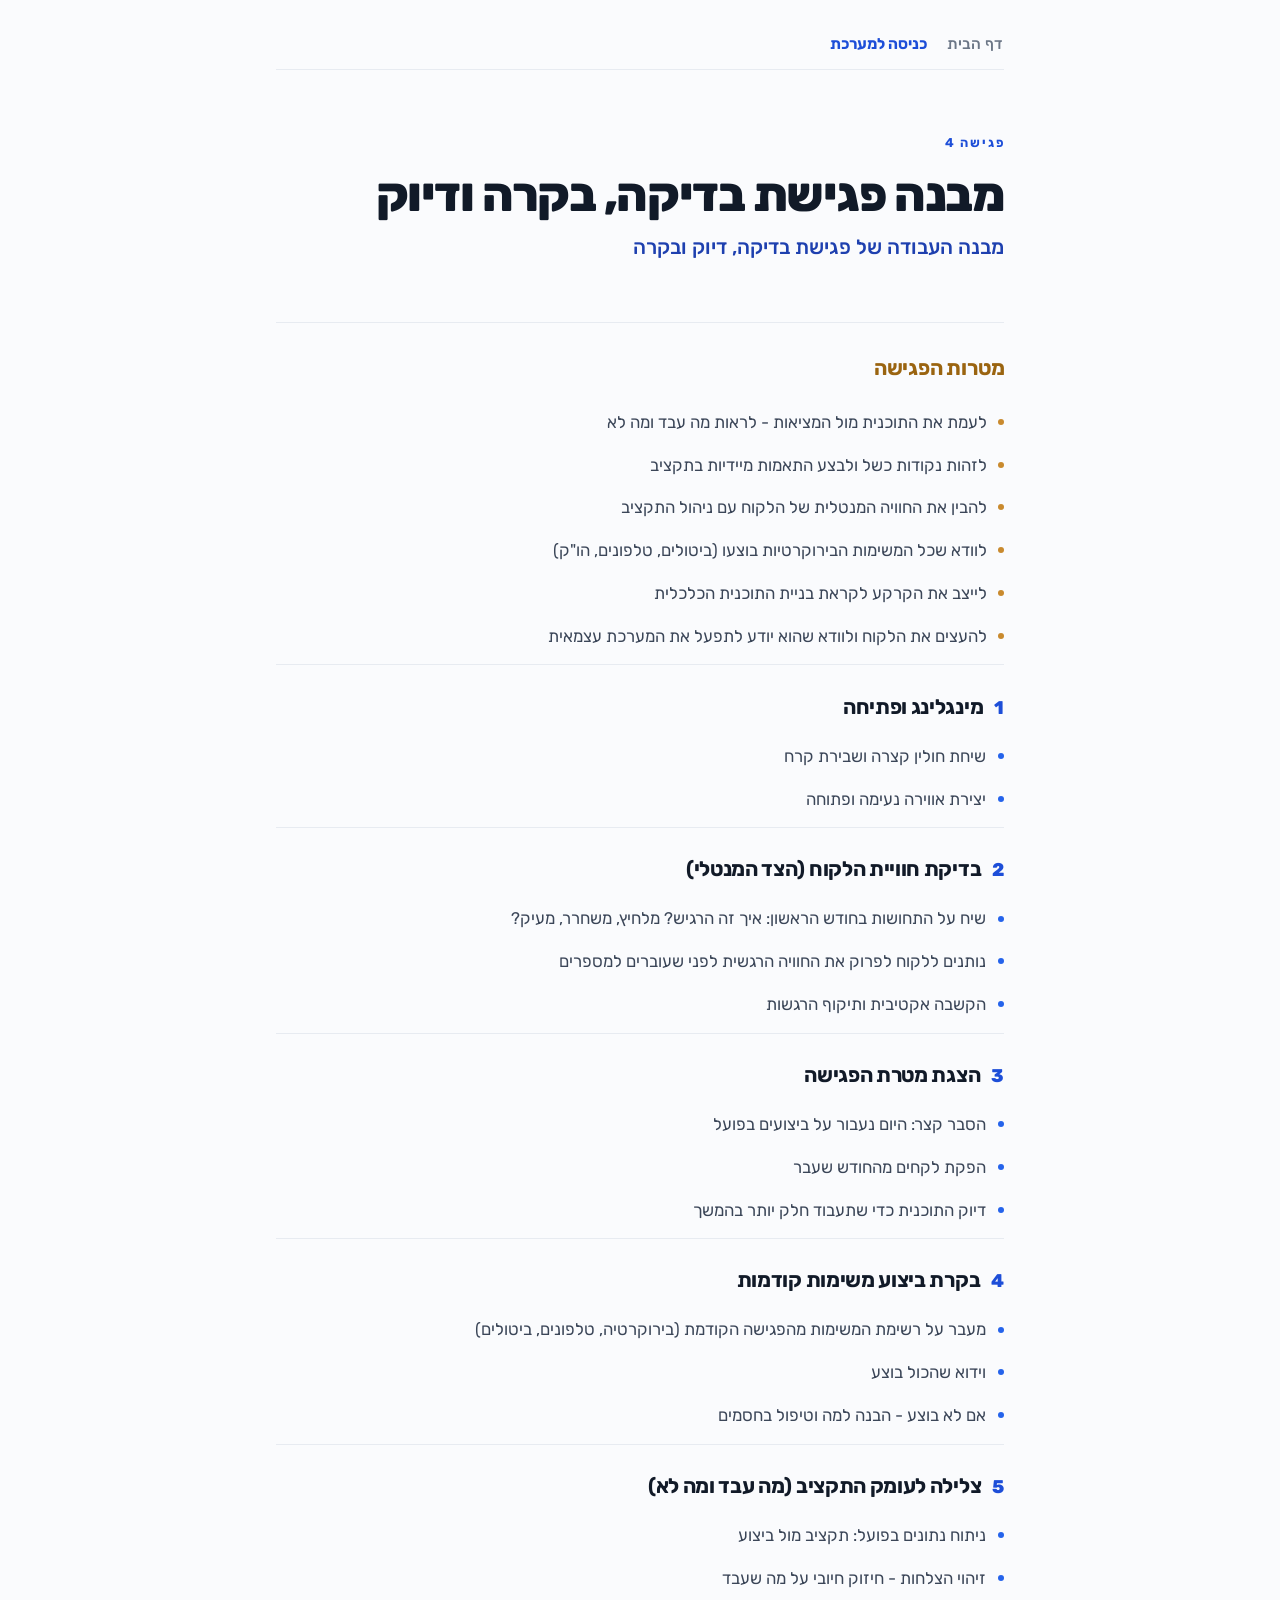
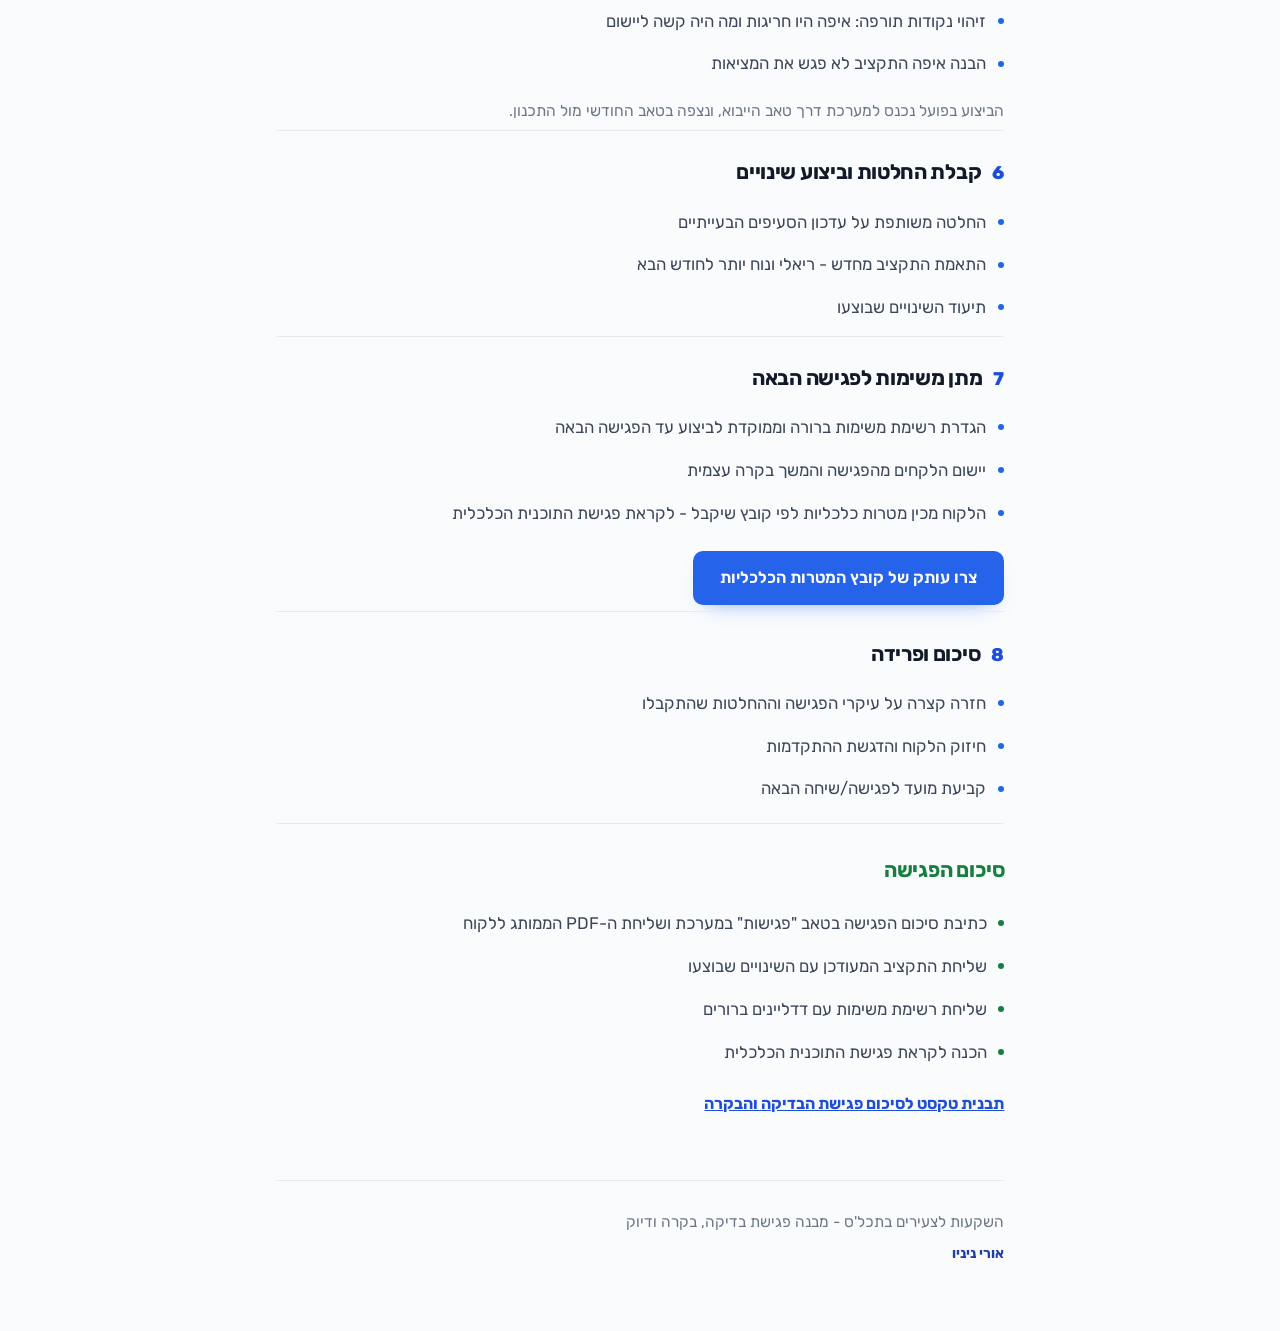
<file: control-meeting.html>
<!DOCTYPE html>
<html lang="he" dir="rtl">
<head>
  <meta charset="UTF-8">
  <meta name="viewport" content="width=device-width, initial-scale=1.0">
  <title>מבנה פגישת בדיקה, בקרה ודיוק - השקעות לצעירים בתכל'ס</title>
  <link rel="preconnect" href="https://fonts.googleapis.com">
  <link rel="preconnect" href="https://fonts.gstatic.com" crossorigin>
  <link href="https://fonts.googleapis.com/css2?family=Rubik:wght@300;400;500;600;700;800;900&display=swap" rel="stylesheet">
  <link rel="stylesheet" href="style.css">
</head>
<body>
  <div class="container narrow">

    <nav class="navbar">
      <a class="nav-brand" href="index.html">
        <span class="nav-mark">
          <svg class="ic" xmlns="http://www.w3.org/2000/svg" viewBox="0 0 24 24" fill="none" stroke="currentColor" stroke-width="1.75" stroke-linecap="round" stroke-linejoin="round"><path d="m3 9 9-7 9 7v11a2 2 0 0 1-2 2H5a2 2 0 0 1-2-2z"/><path d="M9 22V12h6v10"/></svg>
        </span>
        <span class="nav-brand-text">הכלכלן של הבית</span>
      </a>
      <div class="nav-actions">
        <a class="nav-link" href="index.html">דף הבית</a>
        <a class="nav-cta" href="https://app.orimipuy.com/auth" target="_blank" rel="noopener noreferrer">
          <svg class="ic" xmlns="http://www.w3.org/2000/svg" viewBox="0 0 24 24" fill="none" stroke="currentColor" stroke-width="1.75" stroke-linecap="round" stroke-linejoin="round"><rect width="20" height="14" x="2" y="3" rx="2"/><line x1="8" x2="16" y1="21" y2="21"/><line x1="12" x2="12" y1="17" y2="21"/></svg>
          כניסה למערכת
        </a>
      </div>
    </nav>

    <header>
      <span class="header-eyebrow">פגישה 4</span>
      <div class="brand-logo"><svg class="ic" xmlns="http://www.w3.org/2000/svg" viewBox="0 0 24 24" fill="none" stroke="currentColor" stroke-width="1.75" stroke-linecap="round" stroke-linejoin="round"><path d="m12 14 4-4"/><path d="M3.34 19a10 10 0 1 1 17.32 0"/></svg></div>
      <h1>מבנה פגישת בדיקה, בקרה ודיוק</h1>
      <h2>מבנה העבודה של פגישת בדיקה, דיוק ובקרה</h2>
    </header>

    <!-- Goals Section -->
    <div class="goals-section">
      <h3><svg class="ic" xmlns="http://www.w3.org/2000/svg" viewBox="0 0 24 24" fill="none" stroke="currentColor" stroke-width="1.75" stroke-linecap="round" stroke-linejoin="round"><circle cx="12" cy="12" r="10"/><circle cx="12" cy="12" r="6"/><circle cx="12" cy="12" r="2"/></svg> מטרות הפגישה</h3>
      <ul>
        <li>לעמת את התוכנית מול המציאות - לראות מה עבד ומה לא</li>
        <li>לזהות נקודות כשל ולבצע התאמות מיידיות בתקציב</li>
        <li>להבין את החוויה המנטלית של הלקוח עם ניהול התקציב</li>
        <li>לוודא שכל המשימות הבירוקרטיות בוצעו (ביטולים, טלפונים, הו"ק)</li>
        <li>לייצב את הקרקע לקראת בניית התוכנית הכלכלית</li>
        <li>להעצים את הלקוח ולוודא שהוא יודע לתפעל את המערכת עצמאית</li>
      </ul>
    </div>

    <!-- שלב 1 -->
    <div class="section">
      <div class="section-header">
        <div class="section-number">1</div>
        <div class="section-title">מינגלינג ופתיחה</div>
      </div>
      <ul class="checklist">
        <li>שיחת חולין קצרה ושבירת קרח</li>
        <li>יצירת אווירה נעימה ופתוחה</li>
      </ul>
    </div>

    <!-- שלב 2 -->
    <div class="section">
      <div class="section-header">
        <div class="section-number">2</div>
        <div class="section-title">בדיקת חוויית הלקוח (הצד המנטלי)</div>
      </div>
      <ul class="checklist">
        <li>שיח על התחושות בחודש הראשון: איך זה הרגיש? מלחיץ, משחרר, מעיק?</li>
        <li>נותנים ללקוח לפרוק את החוויה הרגשית לפני שעוברים למספרים</li>
        <li>הקשבה אקטיבית ותיקוף הרגשות</li>
      </ul>
    </div>

    <!-- שלב 3 -->
    <div class="section">
      <div class="section-header">
        <div class="section-number">3</div>
        <div class="section-title">הצגת מטרת הפגישה</div>
      </div>
      <ul class="checklist">
        <li>הסבר קצר: היום נעבור על ביצועים בפועל</li>
        <li>הפקת לקחים מהחודש שעבר</li>
        <li>דיוק התוכנית כדי שתעבוד חלק יותר בהמשך</li>
      </ul>
    </div>

    <!-- שלב 4 -->
    <div class="section">
      <div class="section-header">
        <div class="section-number">4</div>
        <div class="section-title">בקרת ביצוע משימות קודמות</div>
      </div>
      <ul class="checklist">
        <li>מעבר על רשימת המשימות מהפגישה הקודמת (בירוקרטיה, טלפונים, ביטולים)</li>
        <li>וידוא שהכול בוצע</li>
        <li>אם לא בוצע - הבנה למה וטיפול בחסמים</li>
      </ul>
    </div>

    <!-- שלב 5 -->
    <div class="section">
      <div class="section-header">
        <div class="section-number">5</div>
        <div class="section-title">צלילה לעומק התקציב (מה עבד ומה לא)</div>
      </div>
      <ul class="checklist">
        <li>ניתוח נתונים בפועל: תקציב מול ביצוע</li>
        <li>זיהוי הצלחות - חיזוק חיובי על מה שעבד</li>
        <li>זיהוי נקודות תורפה: איפה היו חריגות ומה היה קשה ליישום</li>
        <li>הבנה איפה התקציב לא פגש את המציאות</li>
      </ul>
      <div class="tip"><svg class="ic" xmlns="http://www.w3.org/2000/svg" viewBox="0 0 24 24" fill="none" stroke="currentColor" stroke-width="1.75" stroke-linecap="round" stroke-linejoin="round"><path d="M21 15v4a2 2 0 0 1-2 2H5a2 2 0 0 1-2-2v-4"/><polyline points="7 10 12 15 17 10"/><line x1="12" x2="12" y1="15" y2="3"/></svg><span>הביצוע בפועל נכנס למערכת דרך טאב הייבוא, ונצפה בטאב החודשי מול התכנון.</span></div>
    </div>

    <!-- שלב 6 -->
    <div class="section">
      <div class="section-header">
        <div class="section-number">6</div>
        <div class="section-title">קבלת החלטות וביצוע שינויים</div>
      </div>
      <ul class="checklist">
        <li>החלטה משותפת על עדכון הסעיפים הבעייתיים</li>
        <li>התאמת התקציב מחדש - ריאלי ונוח יותר לחודש הבא</li>
        <li>תיעוד השינויים שבוצעו</li>
      </ul>
    </div>

    <!-- שלב 7 -->
    <div class="section">
      <div class="section-header">
        <div class="section-number">7</div>
        <div class="section-title">מתן משימות לפגישה הבאה</div>
      </div>
      <ul class="checklist">
        <li>הגדרת רשימת משימות ברורה וממוקדת לביצוע עד הפגישה הבאה</li>
        <li>יישום הלקחים מהפגישה והמשך בקרה עצמית</li>
        <li>הלקוח מכין מטרות כלכליות לפי קובץ שיקבל - לקראת פגישת התוכנית הכלכלית</li>
      </ul>
      <a href="https://docs.google.com/document/d/1NCUUnCHc_rgAf45RvVfuYiBRxE9dUS3M/copy" target="_blank" rel="noopener noreferrer" class="cta-btn"><svg class="ic" xmlns="http://www.w3.org/2000/svg" viewBox="0 0 24 24" fill="none" stroke="currentColor" stroke-width="1.75" stroke-linecap="round" stroke-linejoin="round"><path d="M15 2H6a2 2 0 0 0-2 2v16a2 2 0 0 0 2 2h12a2 2 0 0 0 2-2V7Z"/><path d="M14 2v5h5"/><path d="M16 13H8"/><path d="M16 17H8"/><path d="M10 9H8"/></svg> צרו עותק של קובץ המטרות הכלכליות</a>
    </div>

    <!-- שלב 8 -->
    <div class="section">
      <div class="section-header">
        <div class="section-number">8</div>
        <div class="section-title">סיכום ופרידה</div>
      </div>
      <ul class="checklist">
        <li>חזרה קצרה על עיקרי הפגישה וההחלטות שהתקבלו</li>
        <li>חיזוק הלקוח והדגשת ההתקדמות</li>
        <li>קביעת מועד לפגישה/שיחה הבאה</li>
      </ul>
    </div>

    <!-- After Meeting Section -->
    <div class="after-section">
      <h3><svg class="ic" xmlns="http://www.w3.org/2000/svg" viewBox="0 0 24 24" fill="none" stroke="currentColor" stroke-width="1.75" stroke-linecap="round" stroke-linejoin="round"><path d="M22 11.08V12a10 10 0 1 1-5.93-9.14"/><path d="m9 11 3 3L22 4"/></svg> סיכום הפגישה</h3>
      <ul>
        <li>כתיבת סיכום הפגישה בטאב "פגישות" במערכת ושליחת ה-PDF הממותג ללקוח</li>
        <li>שליחת התקציב המעודכן עם השינויים שבוצעו</li>
        <li>שליחת רשימת משימות עם דדליינים ברורים</li>
        <li>הכנה לקראת פגישת התוכנית הכלכלית</li>
      </ul>
      <a href="https://docs.google.com/document/d/1-H3KVRNtN6Yw_cCmXFd_3HVwAB99QVGr/copy" target="_blank" rel="noopener noreferrer" class="template-link"><svg class="ic" xmlns="http://www.w3.org/2000/svg" viewBox="0 0 24 24" fill="none" stroke="currentColor" stroke-width="1.75" stroke-linecap="round" stroke-linejoin="round"><path d="M15 2H6a2 2 0 0 0-2 2v16a2 2 0 0 0 2 2h12a2 2 0 0 0 2-2V7Z"/><path d="M14 2v5h5"/><path d="M16 13H8"/><path d="M16 17H8"/><path d="M10 9H8"/></svg> תבנית טקסט לסיכום פגישת הבדיקה והבקרה</a>
    </div>

    <footer>
      <p>השקעות לצעירים בתכל'ס - מבנה פגישת בדיקה, בקרה ודיוק</p>
      <p class="sign">אורי ניניו</p>
    </footer>
  </div>
</body>
</html>
</file>
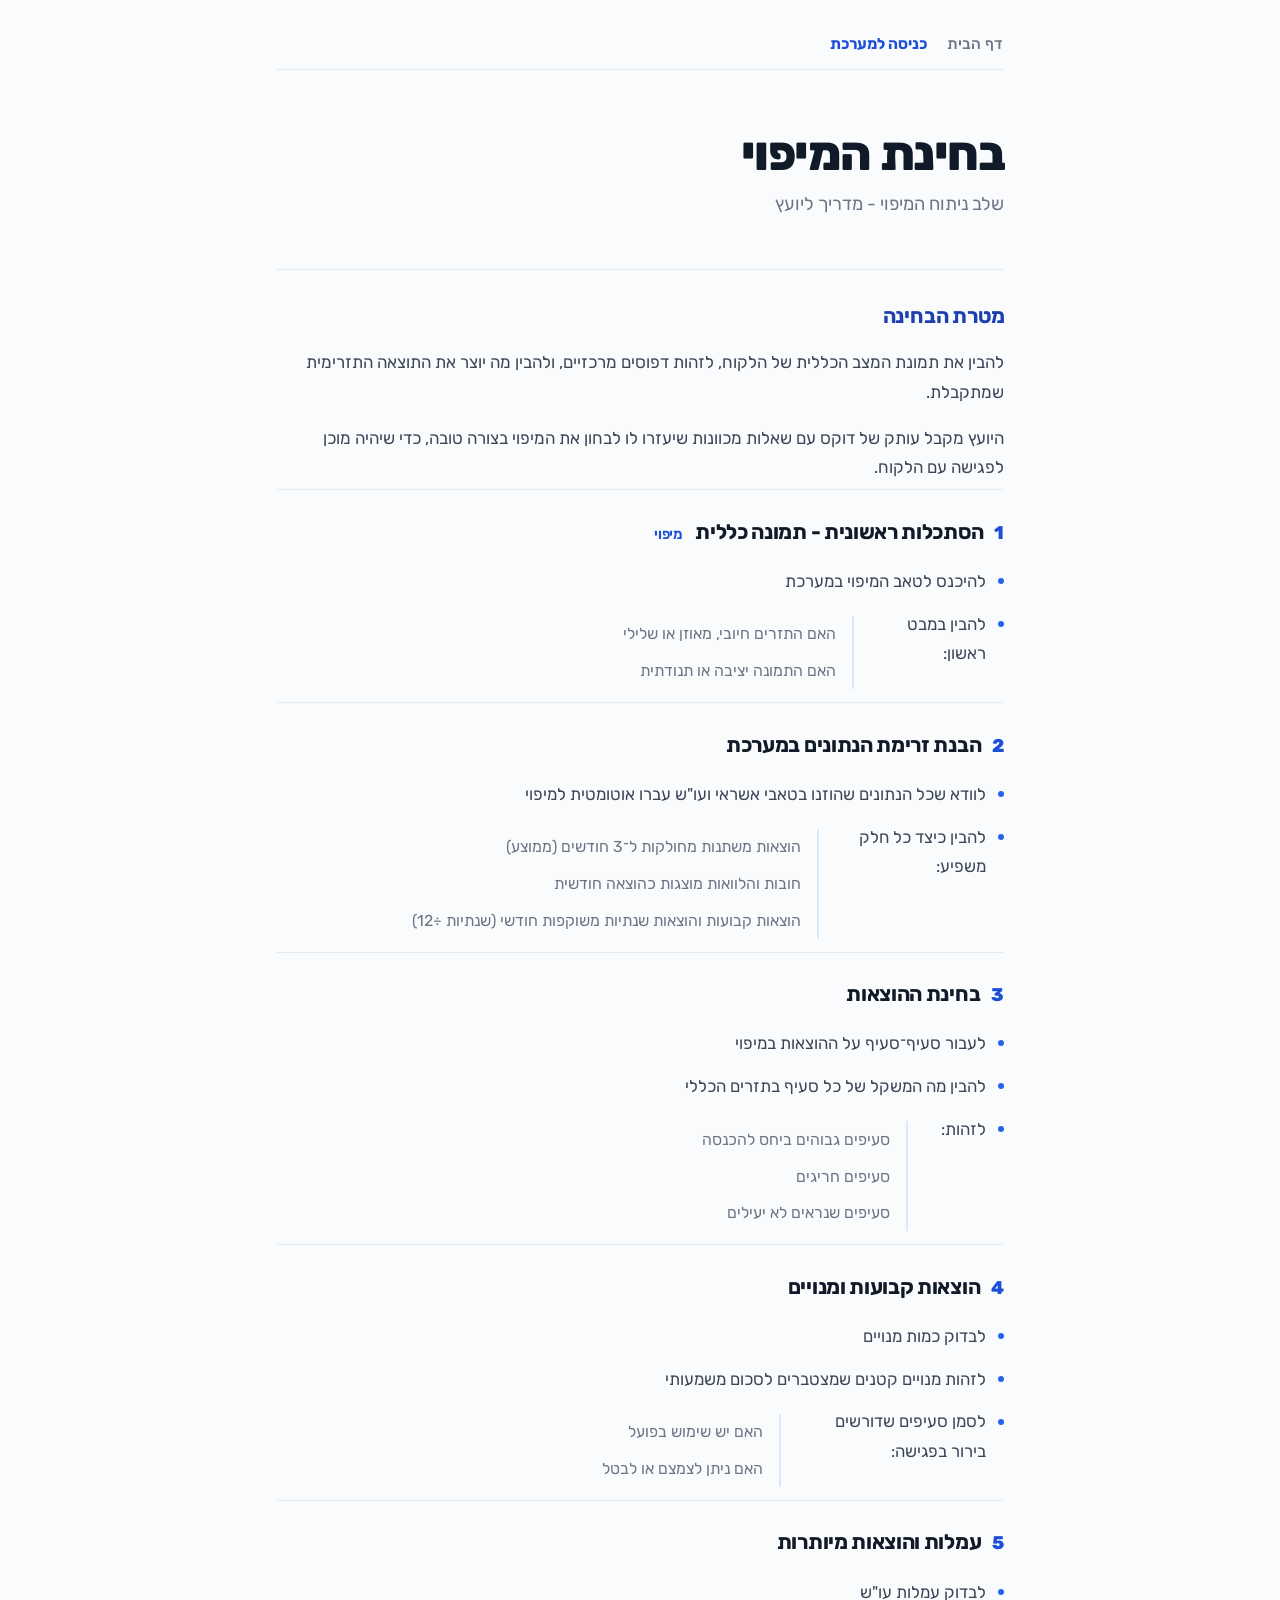
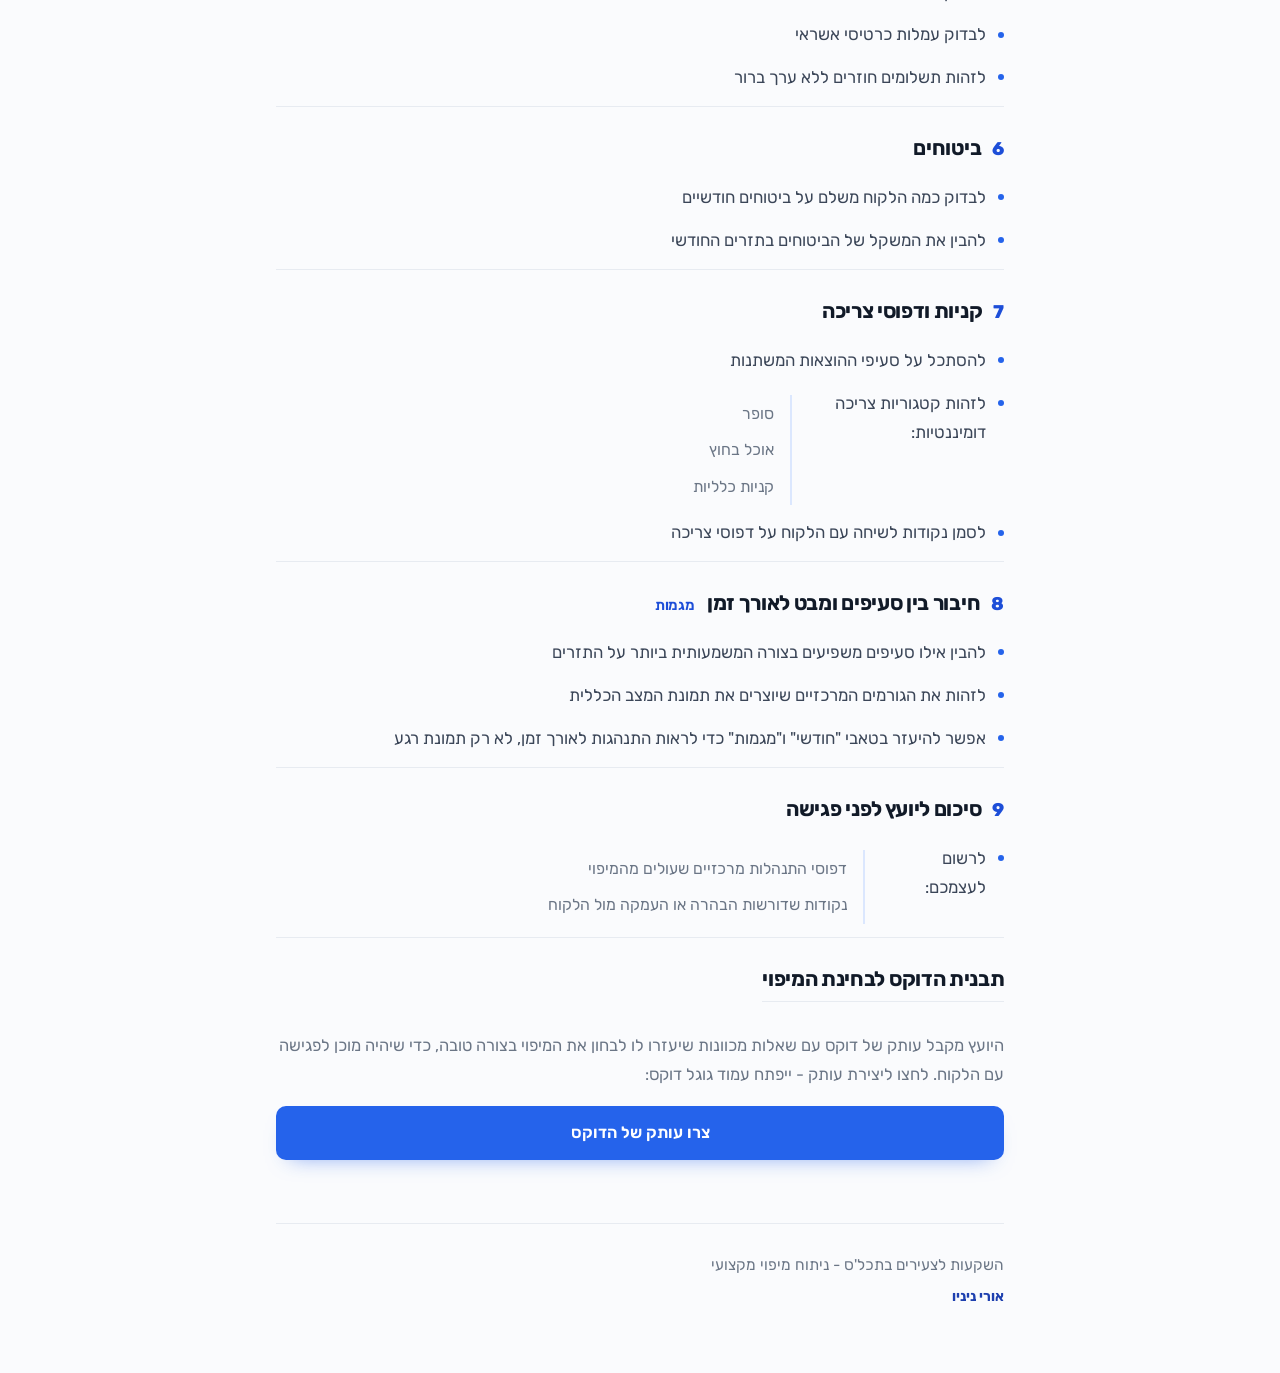
<file: examine-excel.html>
<!DOCTYPE html>
<html lang="he" dir="rtl">
<head>
  <meta charset="UTF-8">
  <meta name="viewport" content="width=device-width, initial-scale=1.0">
  <title>איך בוחנים את המיפוי - השקעות לצעירים בתכל'ס</title>
  <link rel="preconnect" href="https://fonts.googleapis.com">
  <link rel="preconnect" href="https://fonts.gstatic.com" crossorigin>
  <link href="https://fonts.googleapis.com/css2?family=Rubik:wght@300;400;500;600;700;800;900&display=swap" rel="stylesheet">
  <link rel="stylesheet" href="style.css">
</head>
<body>
  <div class="container narrow">

    <nav class="navbar">
      <a class="nav-brand" href="index.html">
        <span class="nav-mark">
          <svg class="ic" xmlns="http://www.w3.org/2000/svg" viewBox="0 0 24 24" fill="none" stroke="currentColor" stroke-width="1.75" stroke-linecap="round" stroke-linejoin="round"><path d="m3 9 9-7 9 7v11a2 2 0 0 1-2 2H5a2 2 0 0 1-2-2z"/><path d="M9 22V12h6v10"/></svg>
        </span>
        <span class="nav-brand-text">הכלכלן של הבית</span>
      </a>
      <div class="nav-actions">
        <a class="nav-link" href="index.html">דף הבית</a>
        <a class="nav-cta" href="https://app.orimipuy.com/auth" target="_blank" rel="noopener noreferrer">
          <svg class="ic" xmlns="http://www.w3.org/2000/svg" viewBox="0 0 24 24" fill="none" stroke="currentColor" stroke-width="1.75" stroke-linecap="round" stroke-linejoin="round"><rect width="20" height="14" x="2" y="3" rx="2"/><line x1="8" x2="16" y1="21" y2="21"/><line x1="12" x2="12" y1="17" y2="21"/></svg>
          כניסה למערכת
        </a>
      </div>
    </nav>

    <header>
      <div class="brand-logo"><svg class="ic" xmlns="http://www.w3.org/2000/svg" viewBox="0 0 24 24" fill="none" stroke="currentColor" stroke-width="1.75" stroke-linecap="round" stroke-linejoin="round"><circle cx="11" cy="11" r="8"/><line x1="21" x2="16.65" y1="21" y2="16.65"/></svg></div>
      <h1>בחינת המיפוי</h1>
      <p>שלב ניתוח המיפוי - מדריך ליועץ</p>
    </header>

    <div class="purpose-box">
      <h3><svg class="ic" xmlns="http://www.w3.org/2000/svg" viewBox="0 0 24 24" fill="none" stroke="currentColor" stroke-width="1.75" stroke-linecap="round" stroke-linejoin="round"><circle cx="12" cy="12" r="10"/><circle cx="12" cy="12" r="6"/><circle cx="12" cy="12" r="2"/></svg> מטרת הבחינה</h3>
      <p>להבין את תמונת המצב הכללית של הלקוח, לזהות דפוסים מרכזיים, ולהבין מה יוצר את התוצאה התזרימית שמתקבלת.</p>
      <p style="margin-top: 1rem;">היועץ מקבל עותק של דוקס עם שאלות מכוונות שיעזרו לו לבחון את המיפוי בצורה טובה, כדי שיהיה מוכן לפגישה עם הלקוח.</p>
    </div>

    <!-- שלב 1 -->
    <div class="section">
      <div class="section-header">
        <div class="section-number">1</div>
        <div class="section-title">הסתכלות ראשונית - תמונה כללית <span class="tab-chip"><svg class="ic" xmlns="http://www.w3.org/2000/svg" viewBox="0 0 24 24" fill="none" stroke="currentColor" stroke-width="1.75" stroke-linecap="round" stroke-linejoin="round"><polygon points="3 6 9 3 15 6 21 3 21 18 15 21 9 18 3 21"/><line x1="9" y1="3" x2="9" y2="18"/><line x1="15" y1="6" x2="15" y2="21"/></svg> מיפוי</span></div>
      </div>
      <ul class="checklist">
        <li>להיכנס לטאב המיפוי במערכת</li>
        <li>להבין במבט ראשון:
          <ul class="sub-list">
            <li>האם התזרים חיובי, מאוזן או שלילי</li>
            <li>האם התמונה יציבה או תנודתית</li>
          </ul>
        </li>
      </ul>
    </div>

    <!-- שלב 2 -->
    <div class="section">
      <div class="section-header">
        <div class="section-number">2</div>
        <div class="section-title">הבנת זרימת הנתונים במערכת</div>
      </div>
      <ul class="checklist">
        <li>לוודא שכל הנתונים שהוזנו בטאבי אשראי ועו"ש עברו אוטומטית למיפוי</li>
        <li>להבין כיצד כל חלק משפיע:
          <ul class="sub-list">
            <li>הוצאות משתנות מחולקות ל־3 חודשים (ממוצע)</li>
            <li>חובות והלוואות מוצגות כהוצאה חודשית</li>
            <li>הוצאות קבועות והוצאות שנתיות משוקפות חודשי (שנתיות ÷12)</li>
          </ul>
        </li>
      </ul>
    </div>

    <!-- שלב 3 -->
    <div class="section">
      <div class="section-header">
        <div class="section-number">3</div>
        <div class="section-title">בחינת ההוצאות</div>
      </div>
      <ul class="checklist">
        <li>לעבור סעיף־סעיף על ההוצאות במיפוי</li>
        <li>להבין מה המשקל של כל סעיף בתזרים הכללי</li>
        <li>לזהות:
          <ul class="sub-list">
            <li>סעיפים גבוהים ביחס להכנסה</li>
            <li>סעיפים חריגים</li>
            <li>סעיפים שנראים לא יעילים</li>
          </ul>
        </li>
      </ul>
    </div>

    <!-- שלב 4 -->
    <div class="section">
      <div class="section-header">
        <div class="section-number">4</div>
        <div class="section-title">הוצאות קבועות ומנויים</div>
      </div>
      <ul class="checklist">
        <li>לבדוק כמות מנויים</li>
        <li>לזהות מנויים קטנים שמצטברים לסכום משמעותי</li>
        <li>לסמן סעיפים שדורשים בירור בפגישה:
          <ul class="sub-list">
            <li>האם יש שימוש בפועל</li>
            <li>האם ניתן לצמצם או לבטל</li>
          </ul>
        </li>
      </ul>
    </div>

    <!-- שלב 5 -->
    <div class="section">
      <div class="section-header">
        <div class="section-number">5</div>
        <div class="section-title">עמלות והוצאות מיותרות</div>
      </div>
      <ul class="checklist">
        <li>לבדוק עמלות עו"ש</li>
        <li>לבדוק עמלות כרטיסי אשראי</li>
        <li>לזהות תשלומים חוזרים ללא ערך ברור</li>
      </ul>
    </div>

    <!-- שלב 6 -->
    <div class="section">
      <div class="section-header">
        <div class="section-number">6</div>
        <div class="section-title">ביטוחים</div>
      </div>
      <ul class="checklist">
        <li>לבדוק כמה הלקוח משלם על ביטוחים חודשיים</li>
        <li>להבין את המשקל של הביטוחים בתזרים החודשי</li>
      </ul>
    </div>

    <!-- שלב 7 -->
    <div class="section">
      <div class="section-header">
        <div class="section-number">7</div>
        <div class="section-title">קניות ודפוסי צריכה</div>
      </div>
      <ul class="checklist">
        <li>להסתכל על סעיפי ההוצאות המשתנות</li>
        <li>לזהות קטגוריות צריכה דומיננטיות:
          <ul class="sub-list">
            <li>סופר</li>
            <li>אוכל בחוץ</li>
            <li>קניות כלליות</li>
          </ul>
        </li>
        <li>לסמן נקודות לשיחה עם הלקוח על דפוסי צריכה</li>
      </ul>
    </div>

    <!-- שלב 8 -->
    <div class="section">
      <div class="section-header">
        <div class="section-number">8</div>
        <div class="section-title">חיבור בין סעיפים ומבט לאורך זמן <span class="tab-chip"><svg class="ic" xmlns="http://www.w3.org/2000/svg" viewBox="0 0 24 24" fill="none" stroke="currentColor" stroke-width="1.75" stroke-linecap="round" stroke-linejoin="round"><polyline points="22 7 13.5 15.5 8.5 10.5 2 17"/><polyline points="16 7 22 7 22 13"/></svg> מגמות</span></div>
      </div>
      <ul class="checklist">
        <li>להבין אילו סעיפים משפיעים בצורה המשמעותית ביותר על התזרים</li>
        <li>לזהות את הגורמים המרכזיים שיוצרים את תמונת המצב הכללית</li>
        <li>אפשר להיעזר בטאבי "חודשי" ו"מגמות" כדי לראות התנהגות לאורך זמן, לא רק תמונת רגע</li>
      </ul>
    </div>

    <!-- שלב 9 - סיכום -->
    <div class="section">
      <div class="section-header">
        <div class="section-number">9</div>
        <div class="section-title">סיכום ליועץ לפני פגישה</div>
      </div>
      <ul class="checklist">
        <li>לרשום לעצמכם:
          <ul class="sub-list">
            <li>דפוסי התנהלות מרכזיים שעולים מהמיפוי</li>
            <li>נקודות שדורשות הבהרה או העמקה מול הלקוח</li>
          </ul>
        </li>
      </ul>
    </div>

    <!-- קישור ליצירת עותק של הדוקס -->
    <div class="section">
      <div class="section-header">
        <div class="section-title solo">תבנית הדוקס לבחינת המיפוי</div>
      </div>
      <p style="color: var(--muted); margin: 0.5rem 0 0; font-size: 1.03rem;">היועץ מקבל עותק של דוקס עם שאלות מכוונות שיעזרו לו לבחון את המיפוי בצורה טובה, כדי שיהיה מוכן לפגישה עם הלקוח. לחצו ליצירת עותק - ייפתח עמוד גוגל דוקס:</p>
      <a href="https://docs.google.com/document/d/1XVCNPattGkoX-wKcso8wLxpucK3vS_zg/copy" target="_blank" rel="noopener noreferrer" class="cta-btn" style="width:100%;"><svg class="ic" xmlns="http://www.w3.org/2000/svg" viewBox="0 0 24 24" fill="none" stroke="currentColor" stroke-width="1.75" stroke-linecap="round" stroke-linejoin="round"><path d="M15 2H6a2 2 0 0 0-2 2v16a2 2 0 0 0 2 2h12a2 2 0 0 0 2-2V7Z"/><path d="M14 2v5h5"/><path d="M16 13H8"/><path d="M16 17H8"/><path d="M10 9H8"/></svg> צרו עותק של הדוקס</a>
    </div>

    <footer>
      <p>השקעות לצעירים בתכל'ס - ניתוח מיפוי מקצועי</p>
      <p class="sign">אורי ניניו</p>
    </footer>
  </div>
</body>
</html>
</file>
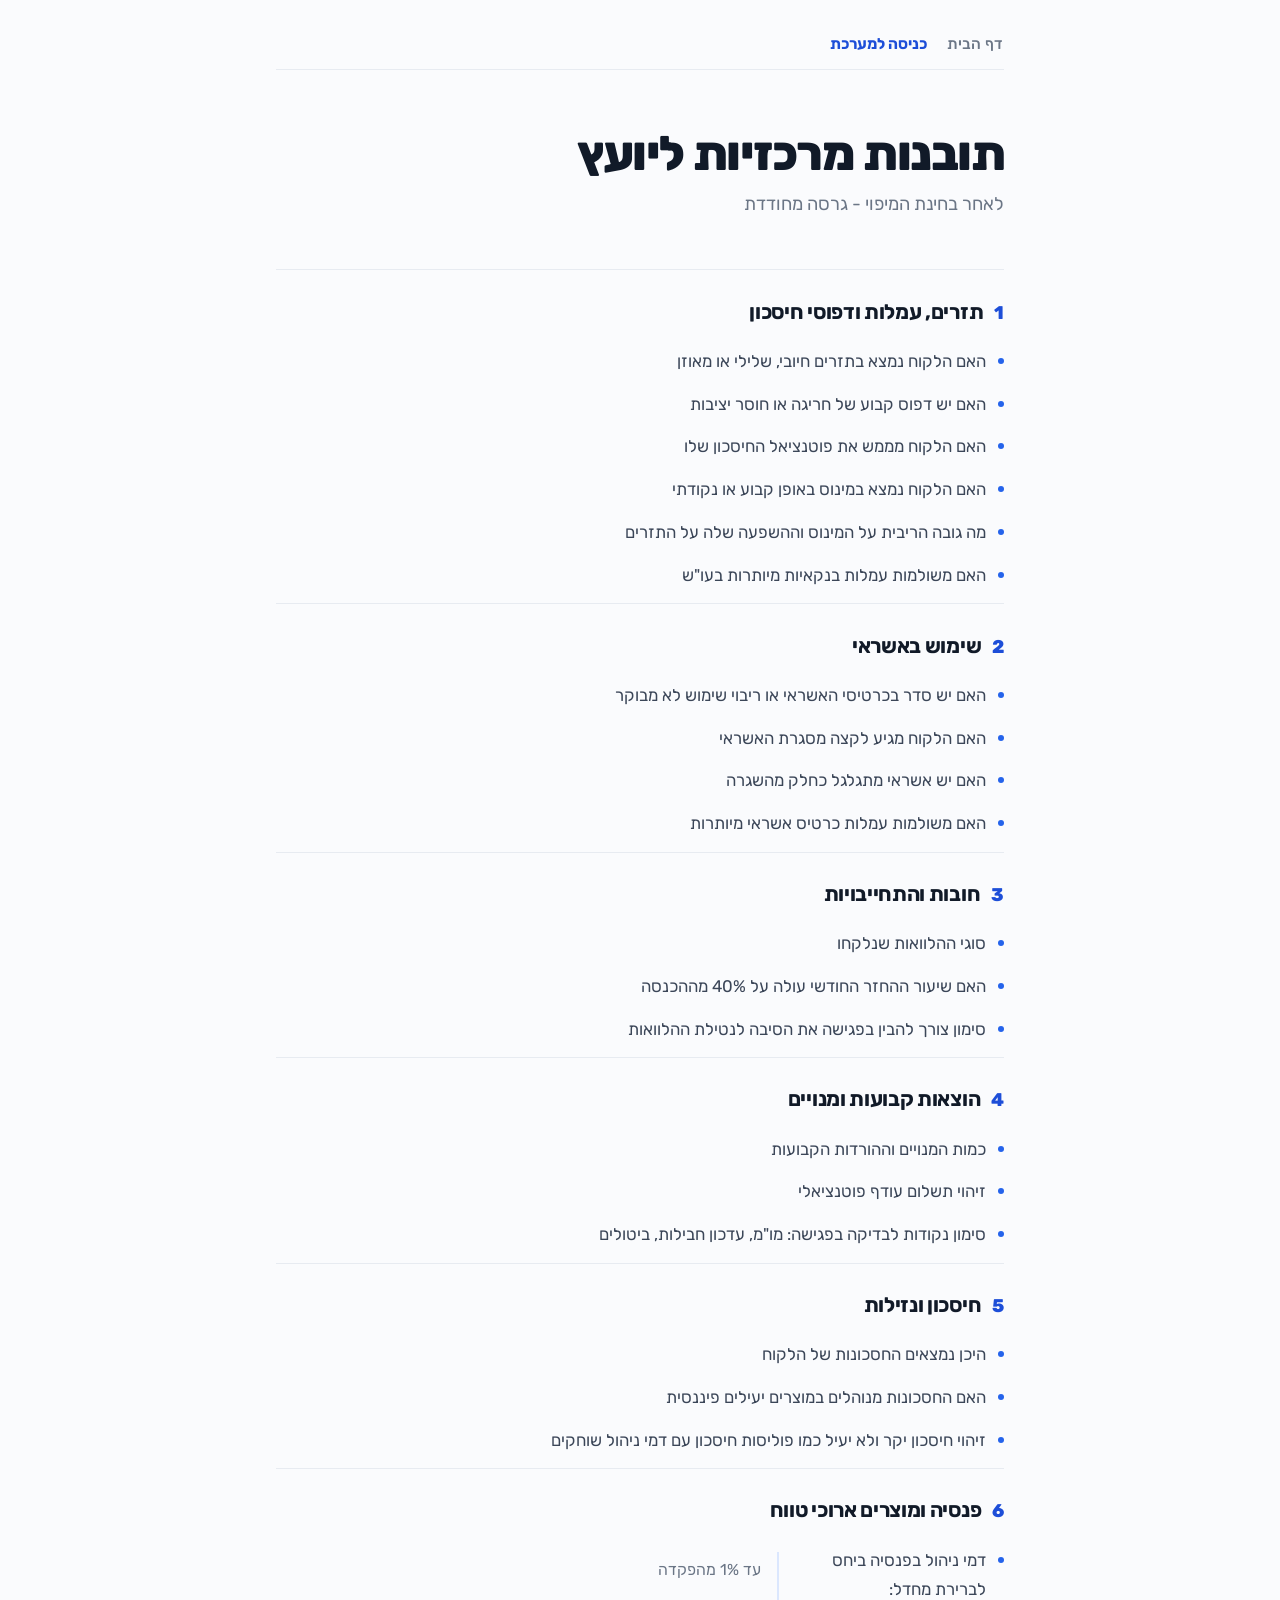
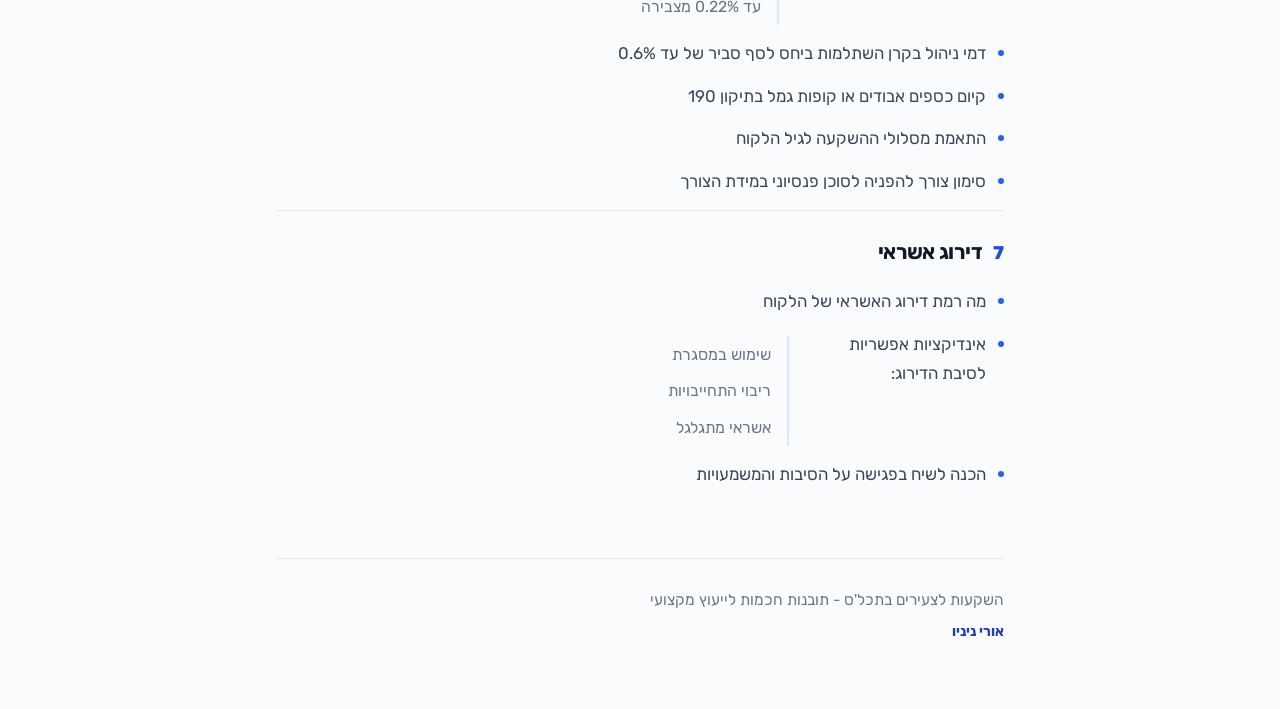
<file: insights.html>
<!DOCTYPE html>
<html lang="he" dir="rtl">
<head>
  <meta charset="UTF-8">
  <meta name="viewport" content="width=device-width, initial-scale=1.0">
  <title>תובנות חשובות לפגישה - השקעות לצעירים בתכל'ס</title>
  <link rel="preconnect" href="https://fonts.googleapis.com">
  <link rel="preconnect" href="https://fonts.gstatic.com" crossorigin>
  <link href="https://fonts.googleapis.com/css2?family=Rubik:wght@300;400;500;600;700;800;900&display=swap" rel="stylesheet">
  <link rel="stylesheet" href="style.css">
</head>
<body>
  <div class="container narrow">

    <nav class="navbar">
      <a class="nav-brand" href="index.html">
        <span class="nav-mark">
          <svg class="ic" xmlns="http://www.w3.org/2000/svg" viewBox="0 0 24 24" fill="none" stroke="currentColor" stroke-width="1.75" stroke-linecap="round" stroke-linejoin="round"><path d="m3 9 9-7 9 7v11a2 2 0 0 1-2 2H5a2 2 0 0 1-2-2z"/><path d="M9 22V12h6v10"/></svg>
        </span>
        <span class="nav-brand-text">הכלכלן של הבית</span>
      </a>
      <div class="nav-actions">
        <a class="nav-link" href="index.html">דף הבית</a>
        <a class="nav-cta" href="https://app.orimipuy.com/auth" target="_blank" rel="noopener noreferrer">
          <svg class="ic" xmlns="http://www.w3.org/2000/svg" viewBox="0 0 24 24" fill="none" stroke="currentColor" stroke-width="1.75" stroke-linecap="round" stroke-linejoin="round"><rect width="20" height="14" x="2" y="3" rx="2"/><line x1="8" x2="16" y1="21" y2="21"/><line x1="12" x2="12" y1="17" y2="21"/></svg>
          כניסה למערכת
        </a>
      </div>
    </nav>

    <header>
      <div class="brand-logo"><svg class="ic" xmlns="http://www.w3.org/2000/svg" viewBox="0 0 24 24" fill="none" stroke="currentColor" stroke-width="1.75" stroke-linecap="round" stroke-linejoin="round"><path d="M9 18h6"/><path d="M10 22h4"/><path d="M15.09 14c.18-.98.65-1.74 1.41-2.5A4.65 4.65 0 0 0 18 8 6 6 0 0 0 6 8c0 1 .23 2.23 1.5 3.5A4.61 4.61 0 0 1 8.91 14"/></svg></div>
      <h1>תובנות מרכזיות ליועץ</h1>
      <p>לאחר בחינת המיפוי - גרסה מחודדת</p>
    </header>

    <!-- Section 1 -->
    <div class="section">
      <div class="section-header">
        <div class="section-number">1</div>
        <div class="section-title">תזרים, עמלות ודפוסי חיסכון</div>
      </div>
      <ul class="checklist">
        <li>האם הלקוח נמצא בתזרים חיובי, שלילי או מאוזן</li>
        <li>האם יש דפוס קבוע של חריגה או חוסר יציבות</li>
        <li>האם הלקוח מממש את פוטנציאל החיסכון שלו</li>
        <li>האם הלקוח נמצא במינוס באופן קבוע או נקודתי</li>
        <li>מה גובה הריבית על המינוס וההשפעה שלה על התזרים</li>
        <li>האם משולמות עמלות בנקאיות מיותרות בעו"ש</li>
      </ul>
    </div>

    <!-- Section 2 -->
    <div class="section">
      <div class="section-header">
        <div class="section-number">2</div>
        <div class="section-title">שימוש באשראי</div>
      </div>
      <ul class="checklist">
        <li>האם יש סדר בכרטיסי האשראי או ריבוי שימוש לא מבוקר</li>
        <li>האם הלקוח מגיע לקצה מסגרת האשראי</li>
        <li>האם יש אשראי מתגלגל כחלק מהשגרה</li>
        <li>האם משולמות עמלות כרטיס אשראי מיותרות</li>
      </ul>
    </div>

    <!-- Section 3 -->
    <div class="section">
      <div class="section-header">
        <div class="section-number">3</div>
        <div class="section-title">חובות והתחייבויות</div>
      </div>
      <ul class="checklist">
        <li>סוגי ההלוואות שנלקחו</li>
        <li>האם שיעור ההחזר החודשי עולה על 40% מההכנסה</li>
        <li>סימון צורך להבין בפגישה את הסיבה לנטילת ההלוואות</li>
      </ul>
    </div>

    <!-- Section 4 -->
    <div class="section">
      <div class="section-header">
        <div class="section-number">4</div>
        <div class="section-title">הוצאות קבועות ומנויים</div>
      </div>
      <ul class="checklist">
        <li>כמות המנויים וההורדות הקבועות</li>
        <li>זיהוי תשלום עודף פוטנציאלי</li>
        <li>סימון נקודות לבדיקה בפגישה: מו"מ, עדכון חבילות, ביטולים</li>
      </ul>
    </div>

    <!-- Section 5 -->
    <div class="section">
      <div class="section-header">
        <div class="section-number">5</div>
        <div class="section-title">חיסכון ונזילות</div>
      </div>
      <ul class="checklist">
        <li>היכן נמצאים החסכונות של הלקוח</li>
        <li>האם החסכונות מנוהלים במוצרים יעילים פיננסית</li>
        <li>זיהוי חיסכון יקר ולא יעיל כמו פוליסות חיסכון עם דמי ניהול שוחקים</li>
      </ul>
    </div>

    <!-- Section 6 -->
    <div class="section">
      <div class="section-header">
        <div class="section-number">6</div>
        <div class="section-title">פנסיה ומוצרים ארוכי טווח</div>
      </div>
      <ul class="checklist">
        <li>דמי ניהול בפנסיה ביחס לברירת מחדל:
          <ul class="sub-list">
            <li>עד 1% מהפקדה</li>
            <li>עד 0.22% מצבירה</li>
          </ul>
        </li>
        <li>דמי ניהול בקרן השתלמות ביחס לסף סביר של עד 0.6%</li>
        <li>קיום כספים אבודים או קופות גמל בתיקון 190</li>
        <li>התאמת מסלולי ההשקעה לגיל הלקוח</li>
        <li>סימון צורך להפניה לסוכן פנסיוני במידת הצורך</li>
      </ul>
    </div>

    <!-- Section 7 -->
    <div class="section">
      <div class="section-header">
        <div class="section-number">7</div>
        <div class="section-title">דירוג אשראי</div>
      </div>
      <ul class="checklist">
        <li>מה רמת דירוג האשראי של הלקוח</li>
        <li>אינדיקציות אפשריות לסיבת הדירוג:
          <ul class="sub-list">
            <li>שימוש במסגרת</li>
            <li>ריבוי התחייבויות</li>
            <li>אשראי מתגלגל</li>
          </ul>
        </li>
        <li>הכנה לשיח בפגישה על הסיבות והמשמעויות</li>
      </ul>
    </div>

    <footer>
      <p>השקעות לצעירים בתכל'ס - תובנות חכמות לייעוץ מקצועי</p>
      <p class="sign">אורי ניניו</p>
    </footer>
  </div>
</body>
</html>
</file>
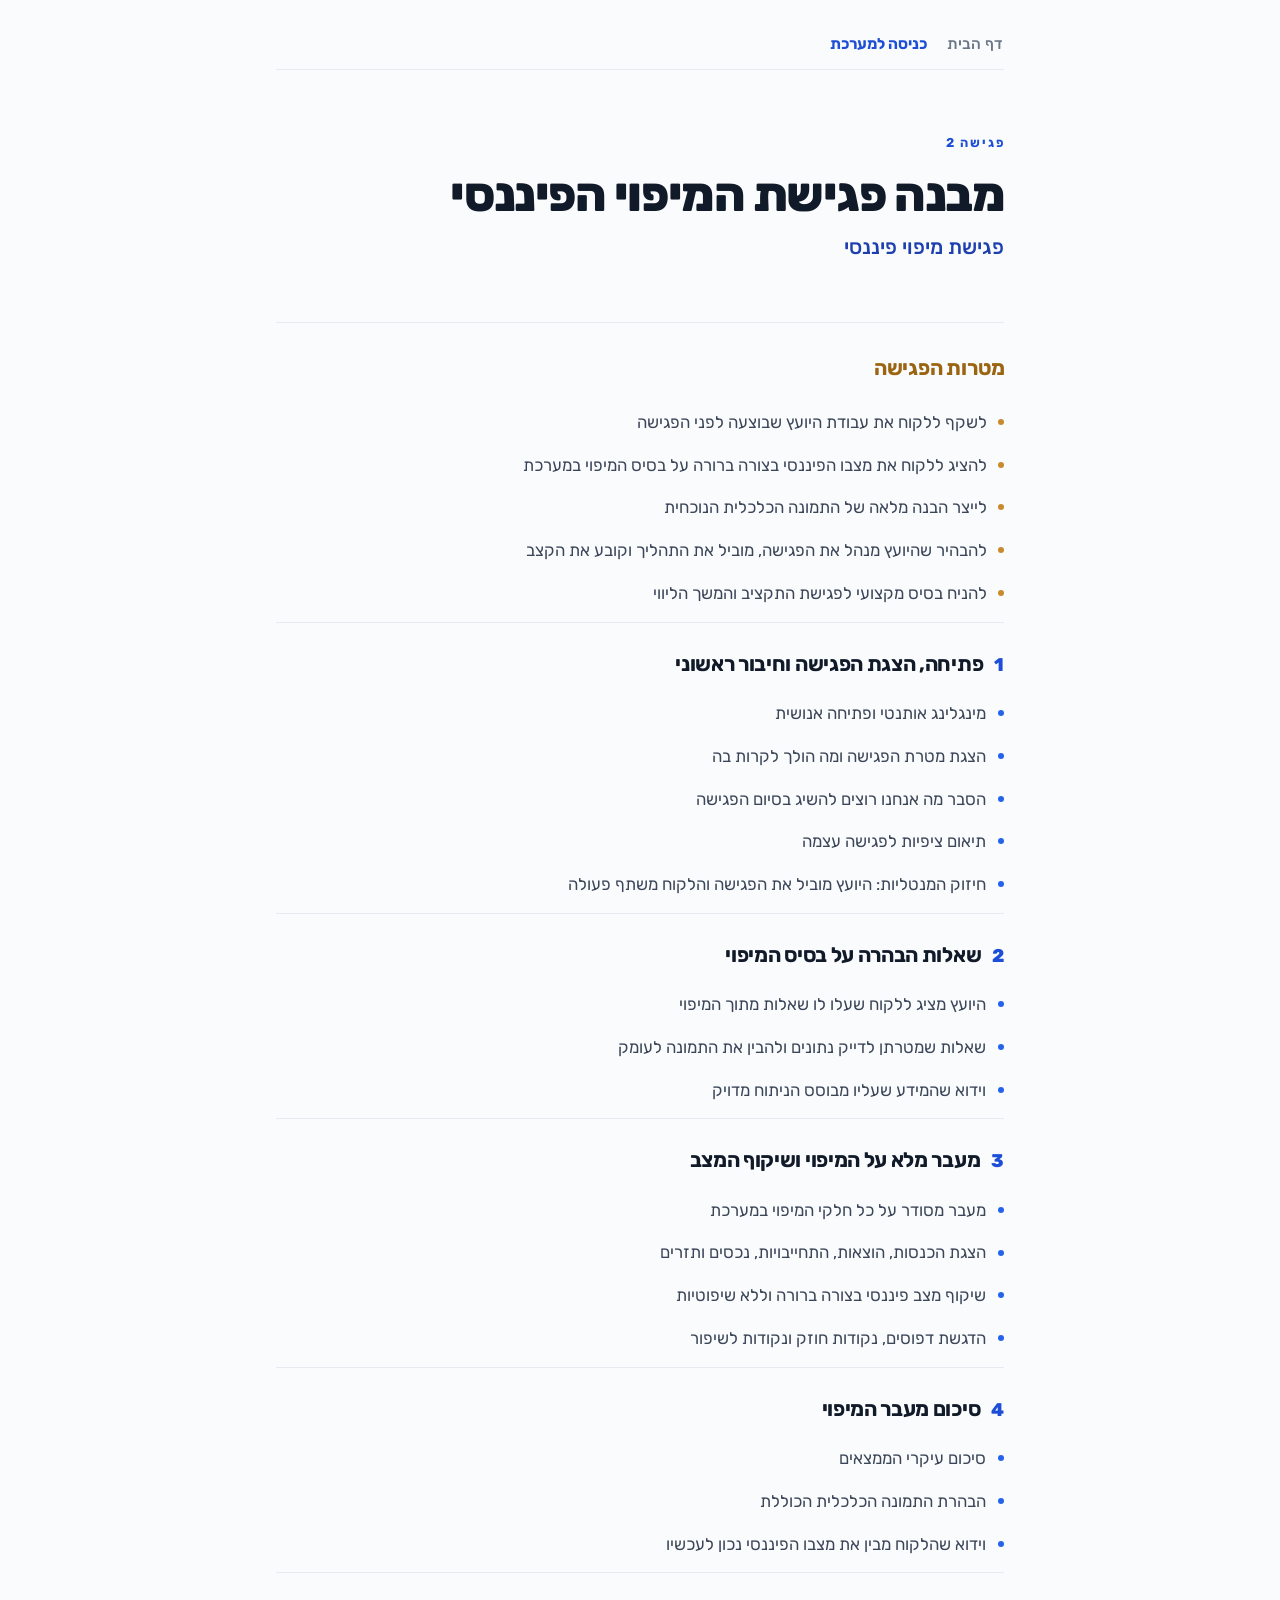
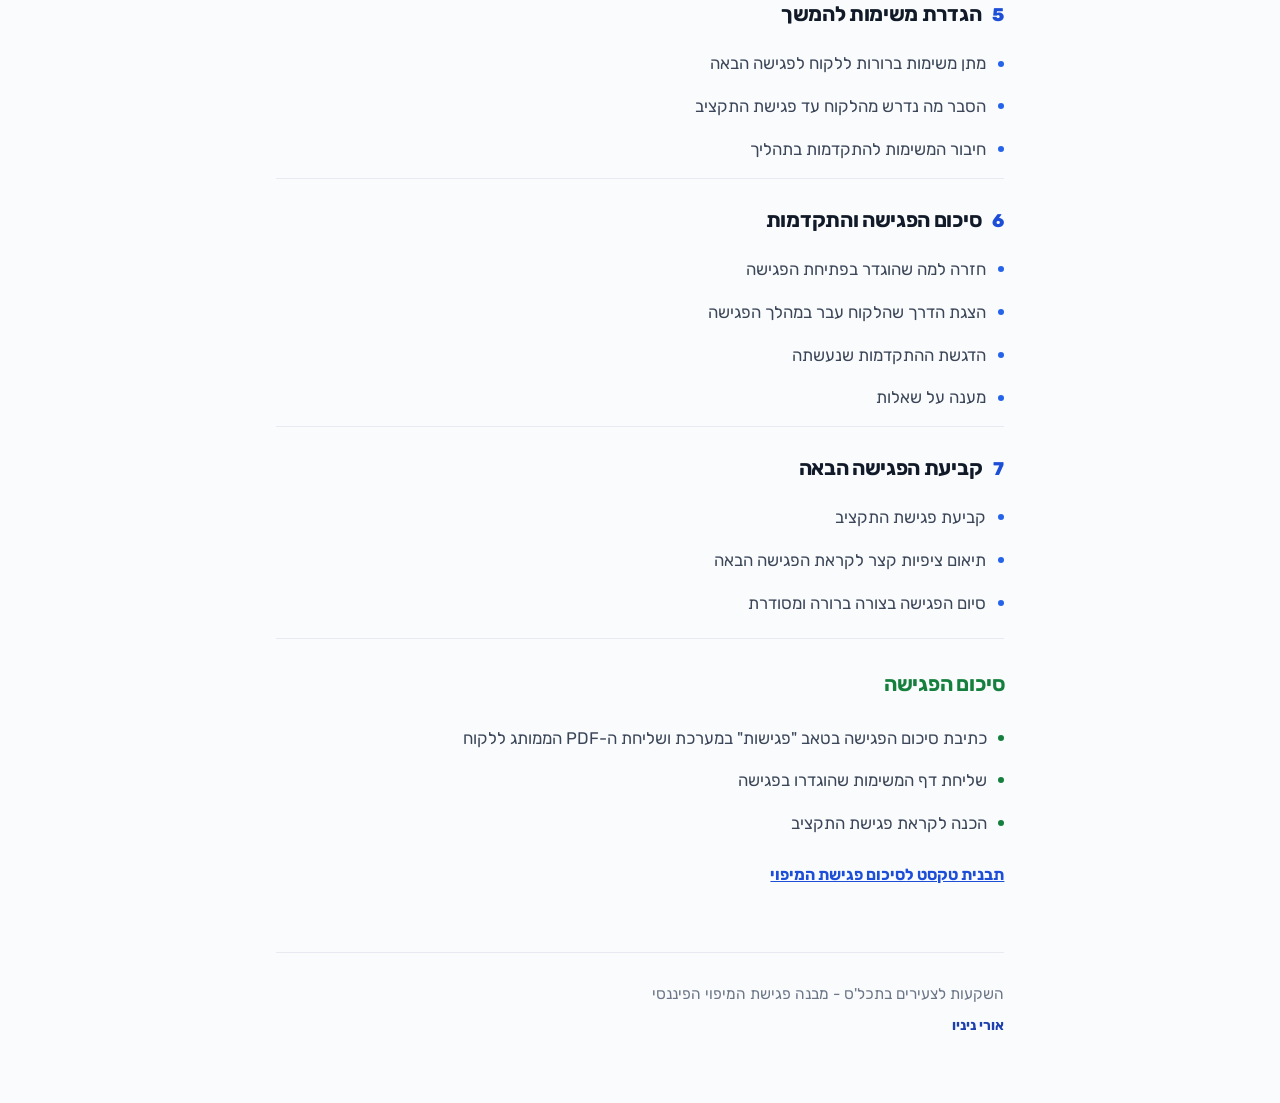
<file: mapping-meeting.html>
<!DOCTYPE html>
<html lang="he" dir="rtl">
<head>
  <meta charset="UTF-8">
  <meta name="viewport" content="width=device-width, initial-scale=1.0">
  <title>מבנה פגישת המיפוי הפיננסי - השקעות לצעירים בתכל'ס</title>
  <link rel="preconnect" href="https://fonts.googleapis.com">
  <link rel="preconnect" href="https://fonts.gstatic.com" crossorigin>
  <link href="https://fonts.googleapis.com/css2?family=Rubik:wght@300;400;500;600;700;800;900&display=swap" rel="stylesheet">
  <link rel="stylesheet" href="style.css">
</head>
<body>
  <div class="container narrow">

    <nav class="navbar">
      <a class="nav-brand" href="index.html">
        <span class="nav-mark">
          <svg class="ic" xmlns="http://www.w3.org/2000/svg" viewBox="0 0 24 24" fill="none" stroke="currentColor" stroke-width="1.75" stroke-linecap="round" stroke-linejoin="round"><path d="m3 9 9-7 9 7v11a2 2 0 0 1-2 2H5a2 2 0 0 1-2-2z"/><path d="M9 22V12h6v10"/></svg>
        </span>
        <span class="nav-brand-text">הכלכלן של הבית</span>
      </a>
      <div class="nav-actions">
        <a class="nav-link" href="index.html">דף הבית</a>
        <a class="nav-cta" href="https://app.orimipuy.com/auth" target="_blank" rel="noopener noreferrer">
          <svg class="ic" xmlns="http://www.w3.org/2000/svg" viewBox="0 0 24 24" fill="none" stroke="currentColor" stroke-width="1.75" stroke-linecap="round" stroke-linejoin="round"><rect width="20" height="14" x="2" y="3" rx="2"/><line x1="8" x2="16" y1="21" y2="21"/><line x1="12" x2="12" y1="17" y2="21"/></svg>
          כניסה למערכת
        </a>
      </div>
    </nav>

    <header>
      <span class="header-eyebrow">פגישה 2</span>
      <div class="brand-logo"><svg class="ic" xmlns="http://www.w3.org/2000/svg" viewBox="0 0 24 24" fill="none" stroke="currentColor" stroke-width="1.75" stroke-linecap="round" stroke-linejoin="round"><polygon points="3 6 9 3 15 6 21 3 21 18 15 21 9 18 3 21"/><line x1="9" y1="3" x2="9" y2="18"/><line x1="15" y1="6" x2="15" y2="21"/></svg></div>
      <h1>מבנה פגישת המיפוי הפיננסי</h1>
      <h2>פגישת מיפוי פיננסי</h2>
    </header>

    <!-- Goals Section -->
    <div class="goals-section">
      <h3><svg class="ic" xmlns="http://www.w3.org/2000/svg" viewBox="0 0 24 24" fill="none" stroke="currentColor" stroke-width="1.75" stroke-linecap="round" stroke-linejoin="round"><circle cx="12" cy="12" r="10"/><circle cx="12" cy="12" r="6"/><circle cx="12" cy="12" r="2"/></svg> מטרות הפגישה</h3>
      <ul>
        <li>לשקף ללקוח את עבודת היועץ שבוצעה לפני הפגישה</li>
        <li>להציג ללקוח את מצבו הפיננסי בצורה ברורה על בסיס המיפוי במערכת</li>
        <li>לייצר הבנה מלאה של התמונה הכלכלית הנוכחית</li>
        <li>להבהיר שהיועץ מנהל את הפגישה, מוביל את התהליך וקובע את הקצב</li>
        <li>להניח בסיס מקצועי לפגישת התקציב והמשך הליווי</li>
      </ul>
    </div>

    <!-- Section 1 -->
    <div class="section">
      <div class="section-header">
        <div class="section-number">1</div>
        <div class="section-title">פתיחה, הצגת הפגישה וחיבור ראשוני</div>
      </div>
      <ul class="checklist">
        <li>מינגלינג אותנטי ופתיחה אנושית</li>
        <li>הצגת מטרת הפגישה ומה הולך לקרות בה</li>
        <li>הסבר מה אנחנו רוצים להשיג בסיום הפגישה</li>
        <li>תיאום ציפיות לפגישה עצמה</li>
        <li>חיזוק המנטליות: היועץ מוביל את הפגישה והלקוח משתף פעולה</li>
      </ul>
    </div>

    <!-- Section 2 -->
    <div class="section">
      <div class="section-header">
        <div class="section-number">2</div>
        <div class="section-title">שאלות הבהרה על בסיס המיפוי</div>
      </div>
      <ul class="checklist">
        <li>היועץ מציג ללקוח שעלו לו שאלות מתוך המיפוי</li>
        <li>שאלות שמטרתן לדייק נתונים ולהבין את התמונה לעומק</li>
        <li>וידוא שהמידע שעליו מבוסס הניתוח מדויק</li>
      </ul>
    </div>

    <!-- Section 3 -->
    <div class="section">
      <div class="section-header">
        <div class="section-number">3</div>
        <div class="section-title">מעבר מלא על המיפוי ושיקוף המצב</div>
      </div>
      <ul class="checklist">
        <li>מעבר מסודר על כל חלקי המיפוי במערכת</li>
        <li>הצגת הכנסות, הוצאות, התחייבויות, נכסים ותזרים</li>
        <li>שיקוף מצב פיננסי בצורה ברורה וללא שיפוטיות</li>
        <li>הדגשת דפוסים, נקודות חוזק ונקודות לשיפור</li>
      </ul>
    </div>

    <!-- Section 4 -->
    <div class="section">
      <div class="section-header">
        <div class="section-number">4</div>
        <div class="section-title">סיכום מעבר המיפוי</div>
      </div>
      <ul class="checklist">
        <li>סיכום עיקרי הממצאים</li>
        <li>הבהרת התמונה הכלכלית הכוללת</li>
        <li>וידוא שהלקוח מבין את מצבו הפיננסי נכון לעכשיו</li>
      </ul>
    </div>

    <!-- Section 5 -->
    <div class="section">
      <div class="section-header">
        <div class="section-number">5</div>
        <div class="section-title">הגדרת משימות להמשך</div>
      </div>
      <ul class="checklist">
        <li>מתן משימות ברורות ללקוח לפגישה הבאה</li>
        <li>הסבר מה נדרש מהלקוח עד פגישת התקציב</li>
        <li>חיבור המשימות להתקדמות בתהליך</li>
      </ul>
    </div>

    <!-- Section 6 -->
    <div class="section">
      <div class="section-header">
        <div class="section-number">6</div>
        <div class="section-title">סיכום הפגישה והתקדמות</div>
      </div>
      <ul class="checklist">
        <li>חזרה למה שהוגדר בפתיחת הפגישה</li>
        <li>הצגת הדרך שהלקוח עבר במהלך הפגישה</li>
        <li>הדגשת ההתקדמות שנעשתה</li>
        <li>מענה על שאלות</li>
      </ul>
    </div>

    <!-- Section 7 -->
    <div class="section">
      <div class="section-header">
        <div class="section-number">7</div>
        <div class="section-title">קביעת הפגישה הבאה</div>
      </div>
      <ul class="checklist">
        <li>קביעת פגישת התקציב</li>
        <li>תיאום ציפיות קצר לקראת הפגישה הבאה</li>
        <li>סיום הפגישה בצורה ברורה ומסודרת</li>
      </ul>
    </div>

    <!-- After Meeting Section -->
    <div class="after-section">
      <h3><svg class="ic" xmlns="http://www.w3.org/2000/svg" viewBox="0 0 24 24" fill="none" stroke="currentColor" stroke-width="1.75" stroke-linecap="round" stroke-linejoin="round"><path d="M22 11.08V12a10 10 0 1 1-5.93-9.14"/><path d="m9 11 3 3L22 4"/></svg> סיכום הפגישה</h3>
      <ul>
        <li>כתיבת סיכום הפגישה בטאב "פגישות" במערכת ושליחת ה-PDF הממותג ללקוח</li>
        <li>שליחת דף המשימות שהוגדרו בפגישה</li>
        <li>הכנה לקראת פגישת התקציב</li>
      </ul>
      <a href="https://docs.google.com/document/d/1IqY2oSl56n-qTQ2MB2FVOIggyscq5EEz/copy" target="_blank" rel="noopener noreferrer" class="template-link"><svg class="ic" xmlns="http://www.w3.org/2000/svg" viewBox="0 0 24 24" fill="none" stroke="currentColor" stroke-width="1.75" stroke-linecap="round" stroke-linejoin="round"><path d="M15 2H6a2 2 0 0 0-2 2v16a2 2 0 0 0 2 2h12a2 2 0 0 0 2-2V7Z"/><path d="M14 2v5h5"/><path d="M16 13H8"/><path d="M16 17H8"/><path d="M10 9H8"/></svg> תבנית טקסט לסיכום פגישת המיפוי</a>
    </div>

    <footer>
      <p>השקעות לצעירים בתכל'ס - מבנה פגישת המיפוי הפיננסי</p>
      <p class="sign">אורי ניניו</p>
    </footer>
  </div>
</body>
</html>
</file>
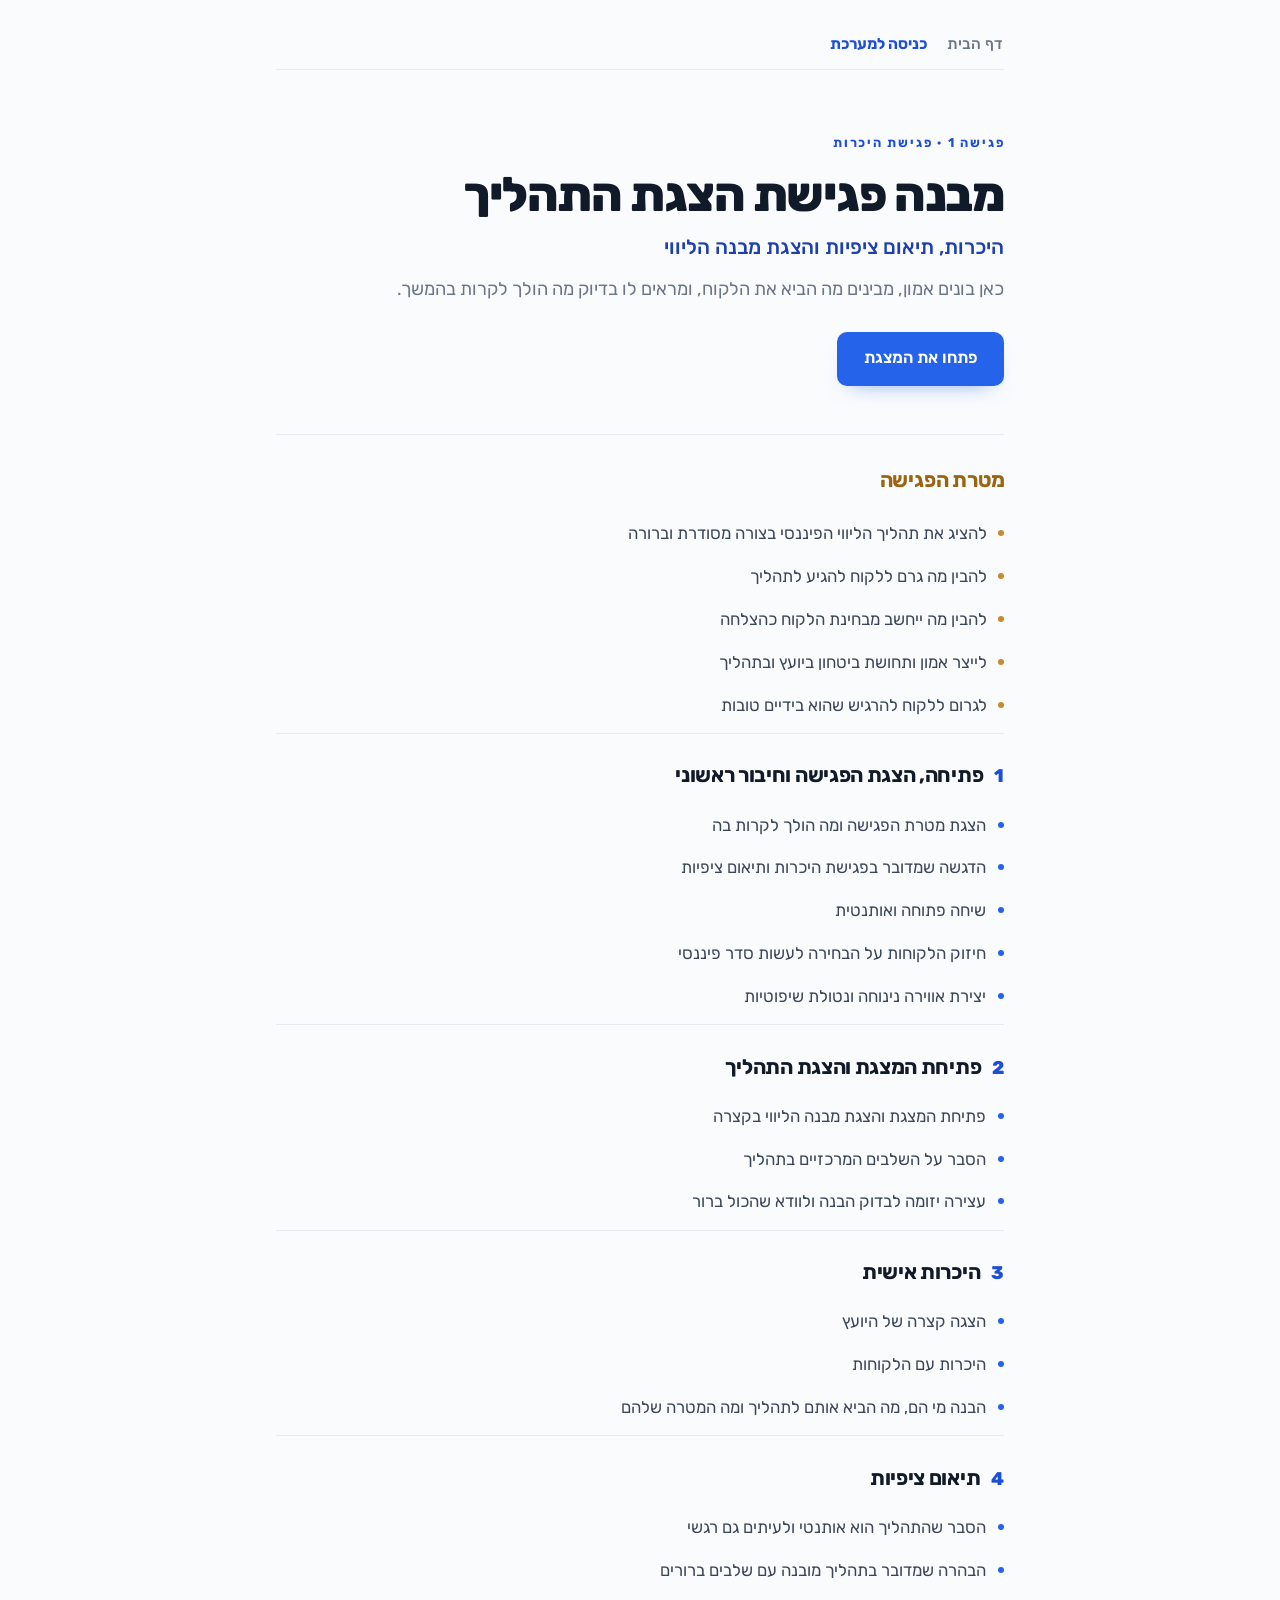
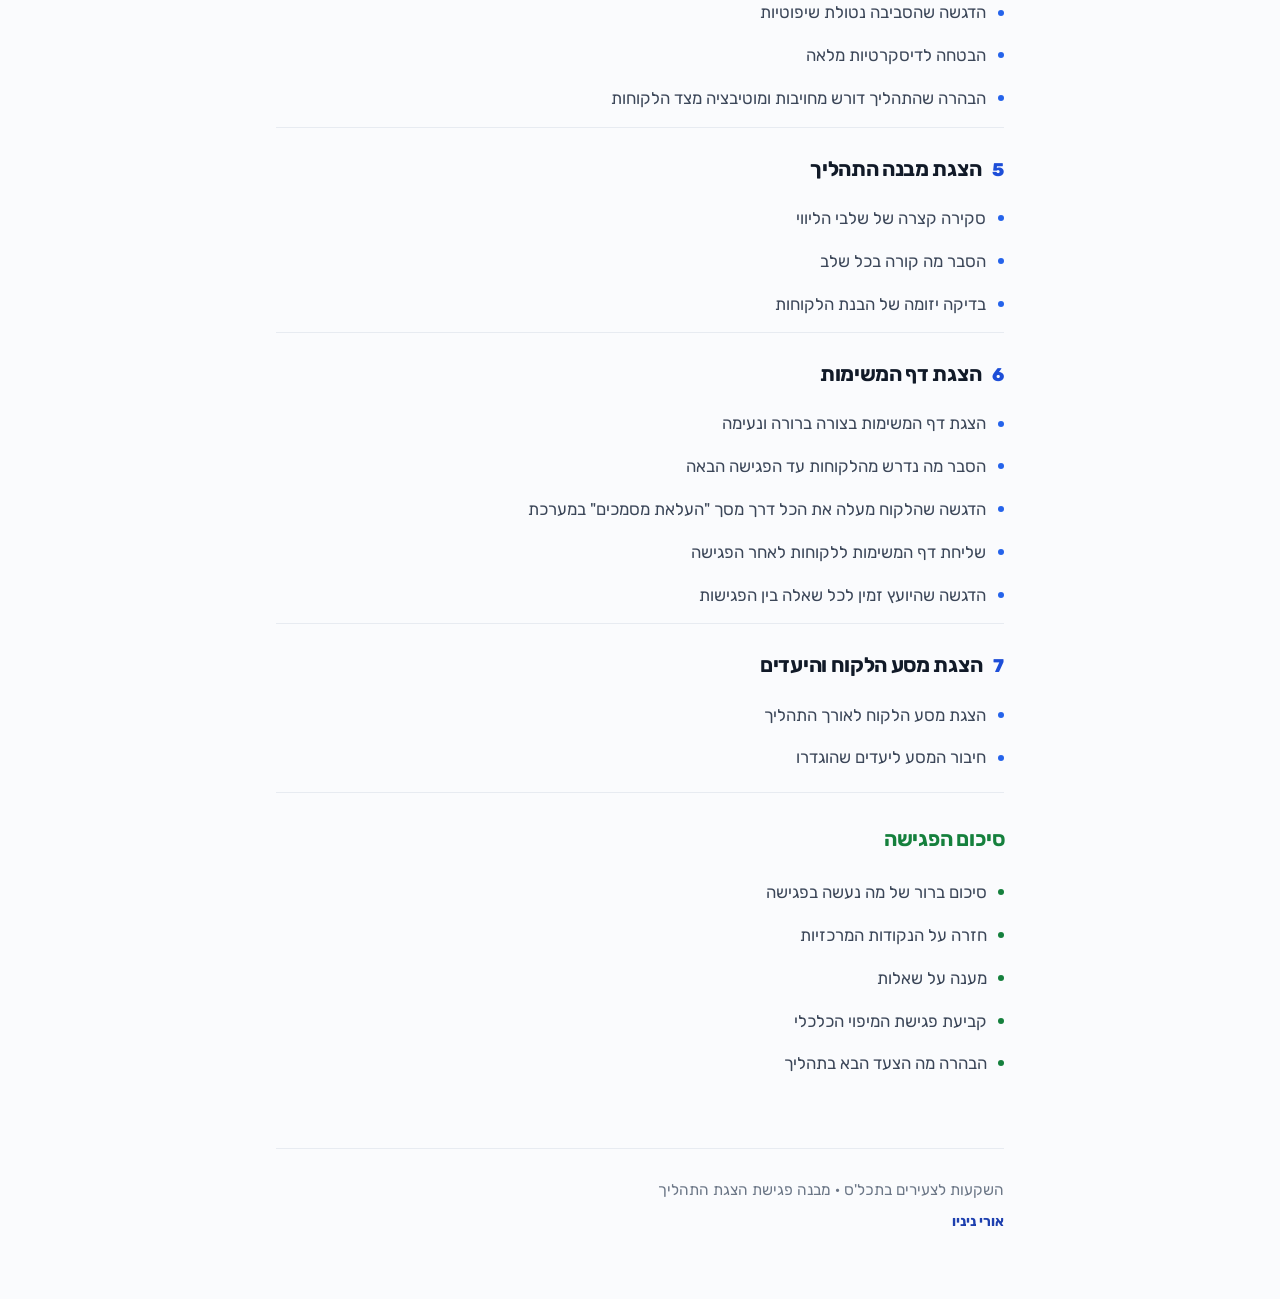
<file: meeting-structure.html>
<!DOCTYPE html>
<html lang="he" dir="rtl">
<head>
  <meta charset="UTF-8">
  <meta name="viewport" content="width=device-width, initial-scale=1.0">
  <title>מבנה פגישת הצגת התהליך - השקעות לצעירים בתכל'ס</title>
  <link rel="preconnect" href="https://fonts.googleapis.com">
  <link rel="preconnect" href="https://fonts.gstatic.com" crossorigin>
  <link href="https://fonts.googleapis.com/css2?family=Rubik:wght@300;400;500;600;700;800;900&display=swap" rel="stylesheet">
  <link rel="stylesheet" href="style.css">
</head>
<body>
  <div class="container narrow">

    <nav class="navbar">
      <a class="nav-brand" href="index.html">
        <span class="nav-mark"></span>
        <span class="nav-brand-text">הכלכלן של הבית</span>
      </a>
      <div class="nav-actions">
        <a class="nav-link" href="index.html">דף הבית</a>
        <a class="nav-cta" href="https://app.orimipuy.com/auth" target="_blank" rel="noopener noreferrer">כניסה למערכת</a>
      </div>
    </nav>

    <header>
      <span class="header-eyebrow">פגישה 1 · פגישת היכרות</span>
      <h1>מבנה פגישת הצגת התהליך</h1>
      <h2>היכרות, תיאום ציפיות והצגת מבנה הליווי</h2>
      <p>כאן בונים אמון, מבינים מה הביא את הלקוח, ומראים לו בדיוק מה הולך לקרות בהמשך.</p>
      <div class="hero-cta">
        <a class="enter-system-btn" href="https://drive.google.com/file/d/1VvVbhLznCkF5cqs3C6hea6YBJGiHYmjx/view?usp=drive_link" target="_blank" rel="noopener noreferrer">פתחו את המצגת</a>
      </div>
    </header>

    <!-- Goals Section -->
    <div class="goals-section">
      <h3>מטרת הפגישה</h3>
      <ul>
        <li>להציג את תהליך הליווי הפיננסי בצורה מסודרת וברורה</li>
        <li>להבין מה גרם ללקוח להגיע לתהליך</li>
        <li>להבין מה ייחשב מבחינת הלקוח כהצלחה</li>
        <li>לייצר אמון ותחושת ביטחון ביועץ ובתהליך</li>
        <li>לגרום ללקוח להרגיש שהוא בידיים טובות</li>
      </ul>
    </div>

    <!-- Section 1 -->
    <div class="section">
      <div class="section-header">
        <div class="section-number">1</div>
        <div class="section-title">פתיחה, הצגת הפגישה וחיבור ראשוני</div>
      </div>
      <ul class="checklist">
        <li>הצגת מטרת הפגישה ומה הולך לקרות בה</li>
        <li>הדגשה שמדובר בפגישת היכרות ותיאום ציפיות</li>
        <li>שיחה פתוחה ואותנטית</li>
        <li>חיזוק הלקוחות על הבחירה לעשות סדר פיננסי</li>
        <li>יצירת אווירה נינוחה ונטולת שיפוטיות</li>
      </ul>
    </div>

    <!-- Section 2 -->
    <div class="section">
      <div class="section-header">
        <div class="section-number">2</div>
        <div class="section-title">פתיחת המצגת והצגת התהליך</div>
      </div>
      <ul class="checklist">
        <li>פתיחת המצגת והצגת מבנה הליווי בקצרה</li>
        <li>הסבר על השלבים המרכזיים בתהליך</li>
        <li>עצירה יזומה לבדוק הבנה ולוודא שהכול ברור</li>
      </ul>
    </div>

    <!-- Section 3 -->
    <div class="section">
      <div class="section-header">
        <div class="section-number">3</div>
        <div class="section-title">היכרות אישית</div>
      </div>
      <ul class="checklist">
        <li>הצגה קצרה של היועץ</li>
        <li>היכרות עם הלקוחות</li>
        <li>הבנה מי הם, מה הביא אותם לתהליך ומה המטרה שלהם</li>
      </ul>
    </div>

    <!-- Section 4 -->
    <div class="section">
      <div class="section-header">
        <div class="section-number">4</div>
        <div class="section-title">תיאום ציפיות</div>
      </div>
      <ul class="checklist">
        <li>הסבר שהתהליך הוא אותנטי ולעיתים גם רגשי</li>
        <li>הבהרה שמדובר בתהליך מובנה עם שלבים ברורים</li>
        <li>הדגשה שהסביבה נטולת שיפוטיות</li>
        <li>הבטחה לדיסקרטיות מלאה</li>
        <li>הבהרה שהתהליך דורש מחויבות ומוטיבציה מצד הלקוחות</li>
      </ul>
    </div>

    <!-- Section 5 -->
    <div class="section">
      <div class="section-header">
        <div class="section-number">5</div>
        <div class="section-title">הצגת מבנה התהליך</div>
      </div>
      <ul class="checklist">
        <li>סקירה קצרה של שלבי הליווי</li>
        <li>הסבר מה קורה בכל שלב</li>
        <li>בדיקה יזומה של הבנת הלקוחות</li>
      </ul>
    </div>

    <!-- Section 6 -->
    <div class="section">
      <div class="section-header">
        <div class="section-number">6</div>
        <div class="section-title">הצגת דף המשימות</div>
      </div>
      <ul class="checklist">
        <li>הצגת דף המשימות בצורה ברורה ונעימה</li>
        <li>הסבר מה נדרש מהלקוחות עד הפגישה הבאה</li>
        <li>הדגשה שהלקוח מעלה את הכל דרך מסך "העלאת מסמכים" במערכת</li>
        <li>שליחת דף המשימות ללקוחות לאחר הפגישה</li>
        <li>הדגשה שהיועץ זמין לכל שאלה בין הפגישות</li>
      </ul>
    </div>

    <!-- Section 7 -->
    <div class="section">
      <div class="section-header">
        <div class="section-number">7</div>
        <div class="section-title">הצגת מסע הלקוח והיעדים</div>
      </div>
      <ul class="checklist">
        <li>הצגת מסע הלקוח לאורך התהליך</li>
        <li>חיבור המסע ליעדים שהוגדרו</li>
      </ul>
    </div>

    <!-- Summary Section -->
    <div class="summary-section">
      <h3>סיכום הפגישה</h3>
      <ul>
        <li>סיכום ברור של מה נעשה בפגישה</li>
        <li>חזרה על הנקודות המרכזיות</li>
        <li>מענה על שאלות</li>
        <li>קביעת פגישת המיפוי הכלכלי</li>
        <li>הבהרה מה הצעד הבא בתהליך</li>
      </ul>
    </div>

    <footer>
      <p>השקעות לצעירים בתכל'ס · מבנה פגישת הצגת התהליך</p>
      <p class="sign">אורי ניניו</p>
    </footer>
  </div>
</body>
</html>
</file>
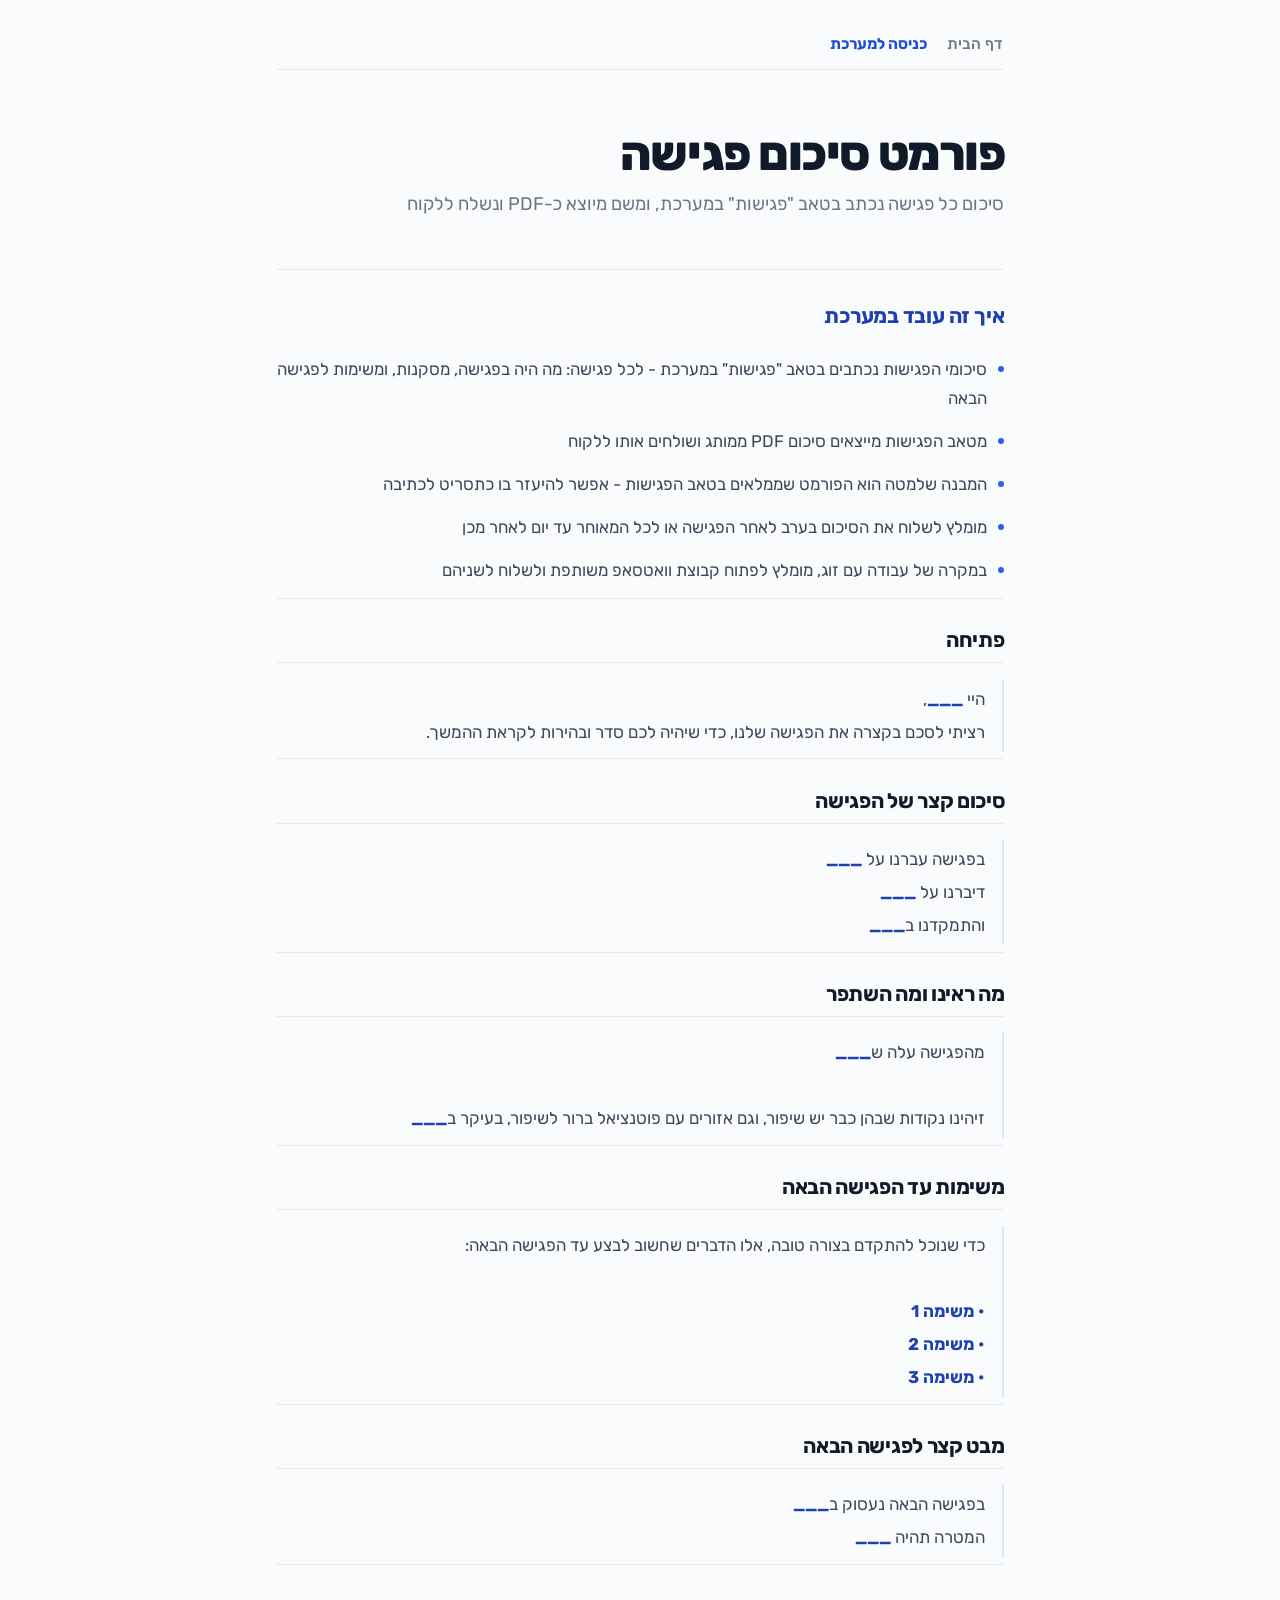
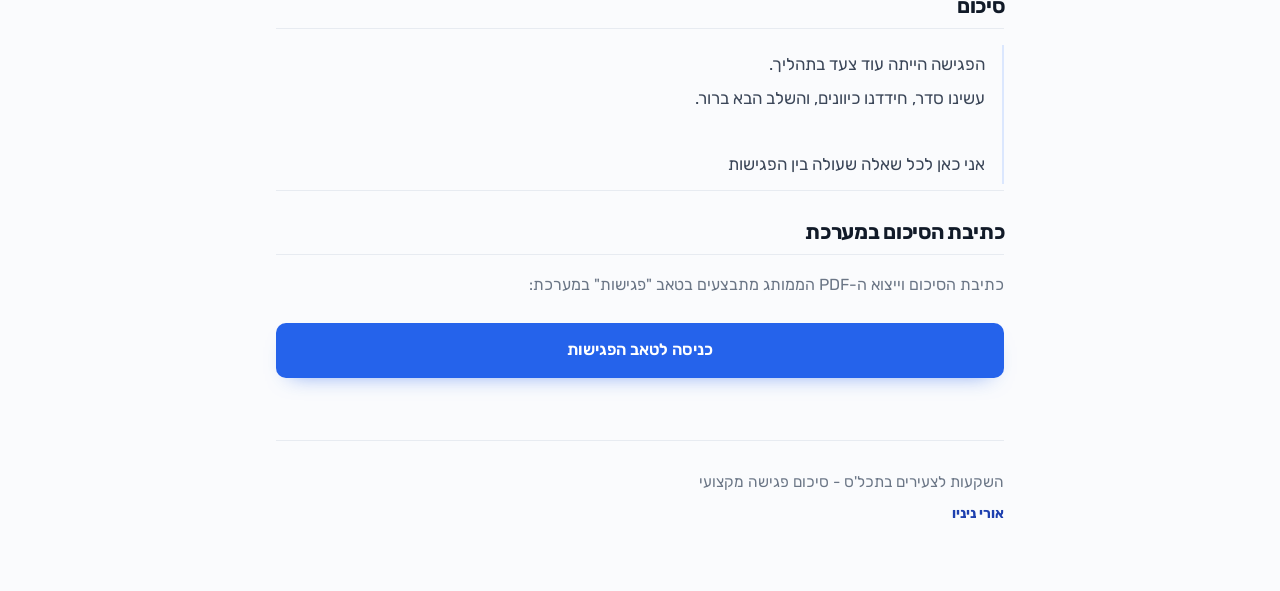
<file: meeting-summary.html>
<!DOCTYPE html>
<html lang="he" dir="rtl">
<head>
  <meta charset="UTF-8">
  <meta name="viewport" content="width=device-width, initial-scale=1.0">
  <title>פורמט סיכום פגישה - השקעות לצעירים בתכל'ס</title>
  <link rel="preconnect" href="https://fonts.googleapis.com">
  <link rel="preconnect" href="https://fonts.gstatic.com" crossorigin>
  <link href="https://fonts.googleapis.com/css2?family=Rubik:wght@300;400;500;600;700;800;900&display=swap" rel="stylesheet">
  <link rel="stylesheet" href="style.css">
</head>
<body>
  <div class="container narrow">

    <nav class="navbar">
      <a class="nav-brand" href="index.html">
        <span class="nav-mark">
          <svg class="ic" xmlns="http://www.w3.org/2000/svg" viewBox="0 0 24 24" fill="none" stroke="currentColor" stroke-width="1.75" stroke-linecap="round" stroke-linejoin="round"><path d="m3 9 9-7 9 7v11a2 2 0 0 1-2 2H5a2 2 0 0 1-2-2z"/><path d="M9 22V12h6v10"/></svg>
        </span>
        <span class="nav-brand-text">הכלכלן של הבית</span>
      </a>
      <div class="nav-actions">
        <a class="nav-link" href="index.html">דף הבית</a>
        <a class="nav-cta" href="https://app.orimipuy.com/auth" target="_blank" rel="noopener noreferrer">
          <svg class="ic" xmlns="http://www.w3.org/2000/svg" viewBox="0 0 24 24" fill="none" stroke="currentColor" stroke-width="1.75" stroke-linecap="round" stroke-linejoin="round"><rect width="20" height="14" x="2" y="3" rx="2"/><line x1="8" x2="16" y1="21" y2="21"/><line x1="12" x2="12" y1="17" y2="21"/></svg>
          כניסה למערכת
        </a>
      </div>
    </nav>

    <header>
      <div class="brand-logo"><svg class="ic" xmlns="http://www.w3.org/2000/svg" viewBox="0 0 24 24" fill="none" stroke="currentColor" stroke-width="1.75" stroke-linecap="round" stroke-linejoin="round"><path d="M15 2H6a2 2 0 0 0-2 2v16a2 2 0 0 0 2 2h12a2 2 0 0 0 2-2V7Z"/><path d="M14 2v5h5"/><path d="M16 13H8"/><path d="M16 17H8"/><path d="M10 9H8"/></svg></div>
      <h1>פורמט סיכום פגישה</h1>
      <p>סיכום כל פגישה נכתב בטאב "פגישות" במערכת, ומשם מיוצא כ-PDF ונשלח ללקוח</p>
    </header>

    <div class="note-box">
      <h3>איך זה עובד במערכת</h3>
      <ul>
        <li>סיכומי הפגישות נכתבים בטאב "פגישות" במערכת - לכל פגישה: מה היה בפגישה, מסקנות, ומשימות לפגישה הבאה</li>
        <li>מטאב הפגישות מייצאים סיכום PDF ממותג ושולחים אותו ללקוח</li>
        <li>המבנה שלמטה הוא הפורמט שממלאים בטאב הפגישות - אפשר להיעזר בו כתסריט לכתיבה</li>
        <li>מומלץ לשלוח את הסיכום בערב לאחר הפגישה או לכל המאוחר עד יום לאחר מכן</li>
        <li>במקרה של עבודה עם זוג, מומלץ לפתוח קבוצת וואטסאפ משותפת ולשלוח לשניהם</li>
      </ul>
    </div>

    <!-- פתיחה -->
    <div class="section">
      <div class="section-title solo">פתיחה</div>
      <div class="template-text">
        היי <span class="placeholder">___</span>,<br>
        רציתי לסכם בקצרה את הפגישה שלנו, כדי שיהיה לכם סדר ובהירות לקראת ההמשך.
      </div>
    </div>

    <!-- סיכום קצר -->
    <div class="section">
      <div class="section-title solo">סיכום קצר של הפגישה</div>
      <div class="template-text">
        בפגישה עברנו על <span class="placeholder">___</span><br>
        דיברנו על <span class="placeholder">___</span><br>
        והתמקדנו ב<span class="placeholder">___</span>
      </div>
    </div>

    <!-- מה ראינו -->
    <div class="section">
      <div class="section-title solo">מה ראינו ומה השתפר</div>
      <div class="template-text">
        מהפגישה עלה ש<span class="placeholder">___</span><br><br>
        זיהינו נקודות שבהן כבר יש שיפור, וגם אזורים עם פוטנציאל ברור לשיפור, בעיקר ב<span class="placeholder">___</span>
      </div>
    </div>

    <!-- משימות -->
    <div class="section">
      <div class="section-title solo">משימות עד הפגישה הבאה</div>
      <div class="template-text">
        כדי שנוכל להתקדם בצורה טובה, אלו הדברים שחשוב לבצע עד הפגישה הבאה:<br><br>
        <span class="placeholder">• משימה 1</span><br>
        <span class="placeholder">• משימה 2</span><br>
        <span class="placeholder">• משימה 3</span>
      </div>
    </div>

    <!-- פגישה הבאה -->
    <div class="section">
      <div class="section-title solo">מבט קצר לפגישה הבאה</div>
      <div class="template-text">
        בפגישה הבאה נעסוק ב<span class="placeholder">___</span><br>
        המטרה תהיה <span class="placeholder">___</span>
      </div>
    </div>

    <!-- סיכום -->
    <div class="section">
      <div class="section-title solo">סיכום</div>
      <div class="template-text">
        הפגישה הייתה עוד צעד בתהליך.<br>
        עשינו סדר, חידדנו כיוונים, והשלב הבא ברור.<br><br>
        אני כאן לכל שאלה שעולה בין הפגישות
      </div>
    </div>

    <!-- כניסה לטאב הפגישות במערכת -->
    <div class="section">
      <div class="section-title solo">כתיבת הסיכום במערכת</div>
      <p style="color: var(--muted); margin-bottom: 0.5rem;">כתיבת הסיכום וייצוא ה-PDF הממותג מתבצעים בטאב "פגישות" במערכת:</p>
      <a href="https://app.orimipuy.com/auth" target="_blank" rel="noopener noreferrer" class="copy-btn"><svg class="ic" xmlns="http://www.w3.org/2000/svg" viewBox="0 0 24 24" fill="none" stroke="currentColor" stroke-width="1.75" stroke-linecap="round" stroke-linejoin="round"><rect width="20" height="14" x="2" y="3" rx="2"/><line x1="8" x2="16" y1="21" y2="21"/><line x1="12" x2="12" y1="17" y2="21"/></svg> כניסה לטאב הפגישות</a>
    </div>

    <footer>
      <p>השקעות לצעירים בתכל'ס - סיכום פגישה מקצועי</p>
      <p class="sign">אורי ניניו</p>
    </footer>
  </div>
</body>
</html>
</file>
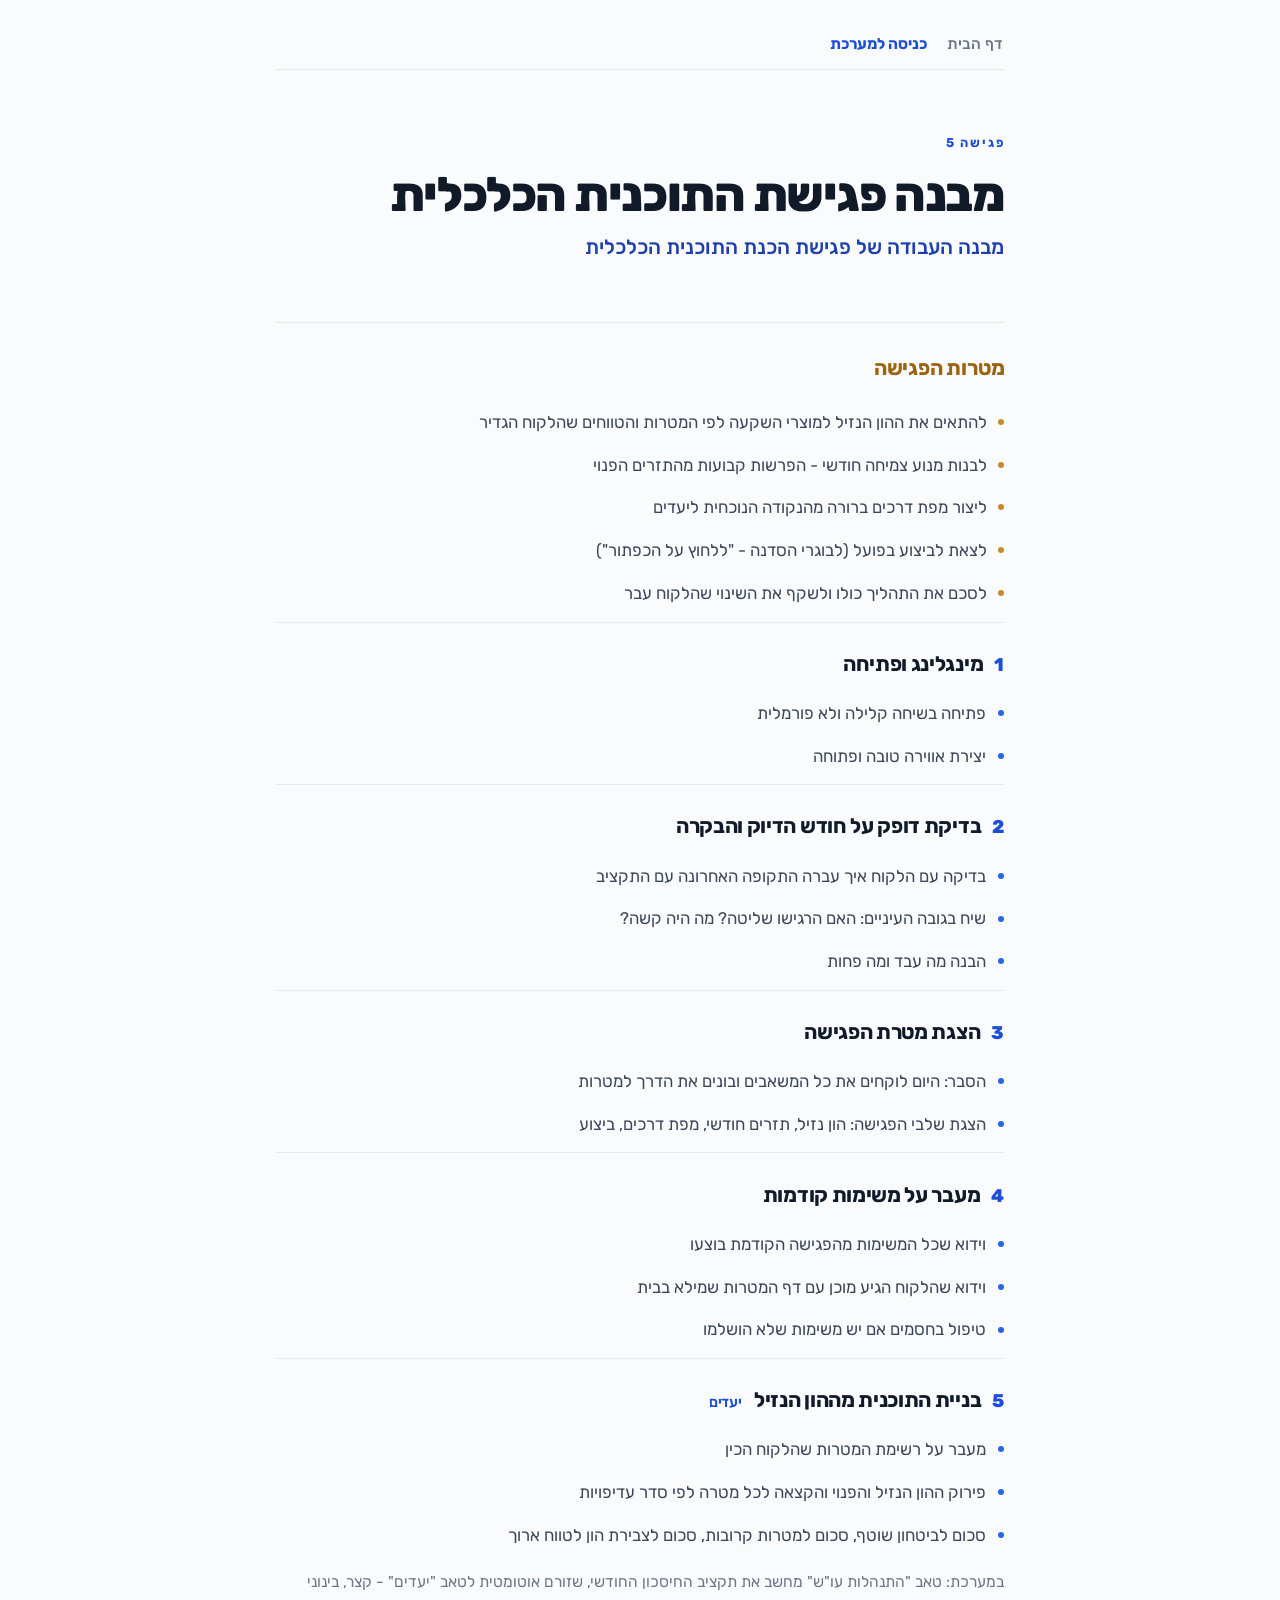
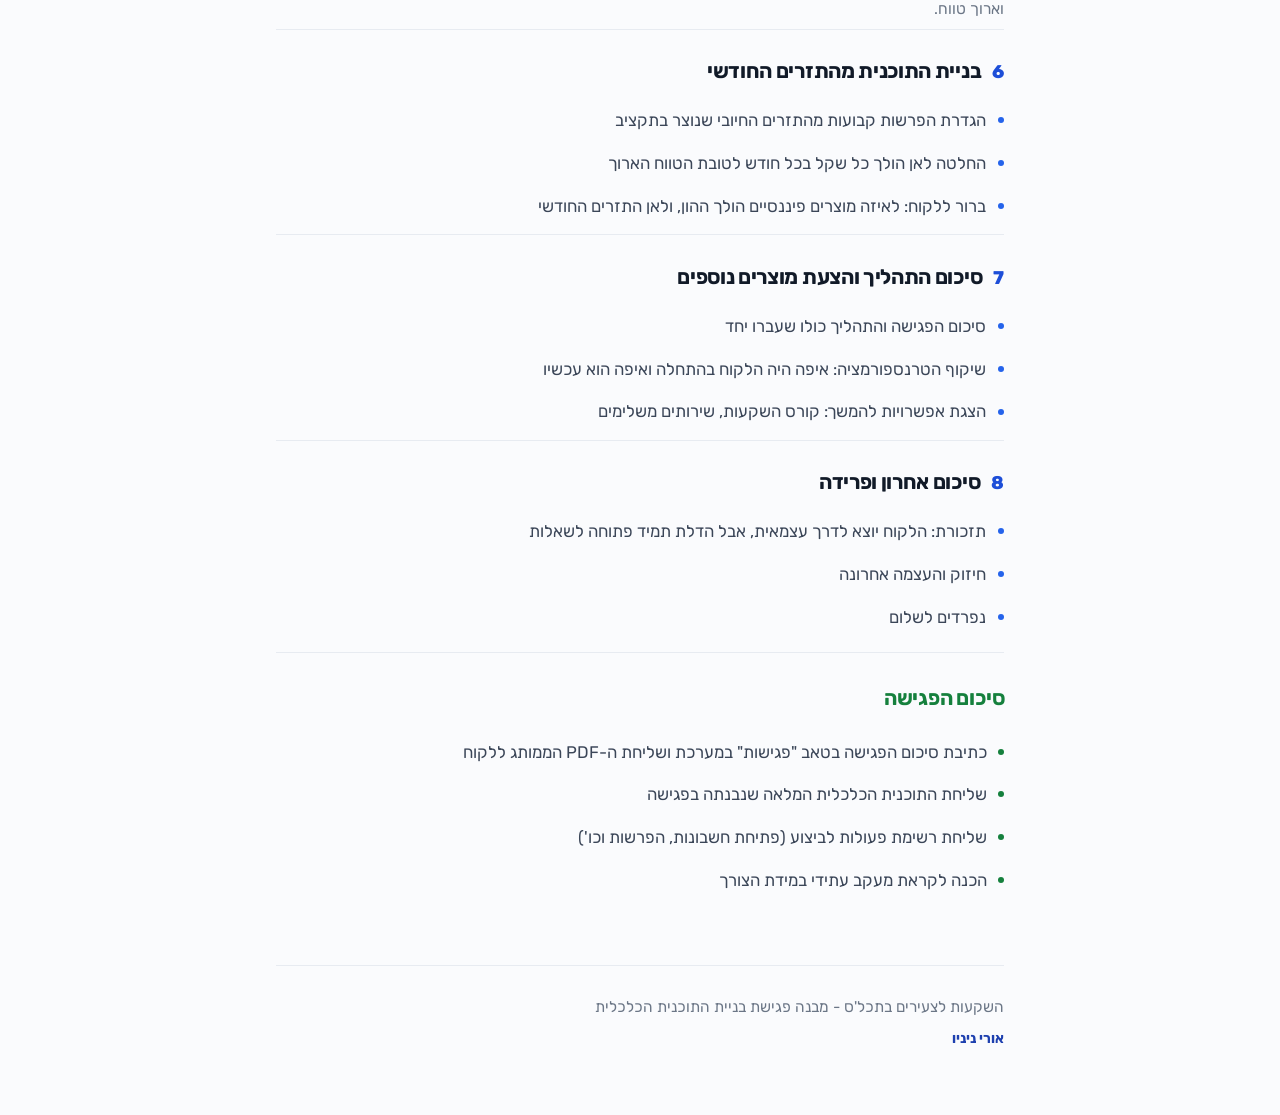
<file: plan-meeting.html>
<!DOCTYPE html>
<html lang="he" dir="rtl">
<head>
  <meta charset="UTF-8">
  <meta name="viewport" content="width=device-width, initial-scale=1.0">
  <title>מבנה פגישת התוכנית הכלכלית - השקעות לצעירים בתכל'ס</title>
  <link rel="preconnect" href="https://fonts.googleapis.com">
  <link rel="preconnect" href="https://fonts.gstatic.com" crossorigin>
  <link href="https://fonts.googleapis.com/css2?family=Rubik:wght@300;400;500;600;700;800;900&display=swap" rel="stylesheet">
  <link rel="stylesheet" href="style.css">
</head>
<body>
  <div class="container narrow">

    <nav class="navbar">
      <a class="nav-brand" href="index.html">
        <span class="nav-mark">
          <svg class="ic" xmlns="http://www.w3.org/2000/svg" viewBox="0 0 24 24" fill="none" stroke="currentColor" stroke-width="1.75" stroke-linecap="round" stroke-linejoin="round"><path d="m3 9 9-7 9 7v11a2 2 0 0 1-2 2H5a2 2 0 0 1-2-2z"/><path d="M9 22V12h6v10"/></svg>
        </span>
        <span class="nav-brand-text">הכלכלן של הבית</span>
      </a>
      <div class="nav-actions">
        <a class="nav-link" href="index.html">דף הבית</a>
        <a class="nav-cta" href="https://app.orimipuy.com/auth" target="_blank" rel="noopener noreferrer">
          <svg class="ic" xmlns="http://www.w3.org/2000/svg" viewBox="0 0 24 24" fill="none" stroke="currentColor" stroke-width="1.75" stroke-linecap="round" stroke-linejoin="round"><rect width="20" height="14" x="2" y="3" rx="2"/><line x1="8" x2="16" y1="21" y2="21"/><line x1="12" x2="12" y1="17" y2="21"/></svg>
          כניסה למערכת
        </a>
      </div>
    </nav>

    <header>
      <span class="header-eyebrow">פגישה 5</span>
      <div class="brand-logo"><svg class="ic" xmlns="http://www.w3.org/2000/svg" viewBox="0 0 24 24" fill="none" stroke="currentColor" stroke-width="1.75" stroke-linecap="round" stroke-linejoin="round"><polyline points="22 7 13.5 15.5 8.5 10.5 2 17"/><polyline points="16 7 22 7 22 13"/></svg></div>
      <h1>מבנה פגישת התוכנית הכלכלית</h1>
      <h2>מבנה העבודה של פגישת הכנת התוכנית הכלכלית</h2>
    </header>

    <!-- Goals Section -->
    <div class="goals-section">
      <h3><svg class="ic" xmlns="http://www.w3.org/2000/svg" viewBox="0 0 24 24" fill="none" stroke="currentColor" stroke-width="1.75" stroke-linecap="round" stroke-linejoin="round"><circle cx="12" cy="12" r="10"/><circle cx="12" cy="12" r="6"/><circle cx="12" cy="12" r="2"/></svg> מטרות הפגישה</h3>
      <ul>
        <li>להתאים את ההון הנזיל למוצרי השקעה לפי המטרות והטווחים שהלקוח הגדיר</li>
        <li>לבנות מנוע צמיחה חודשי - הפרשות קבועות מהתזרים הפנוי</li>
        <li>ליצור מפת דרכים ברורה מהנקודה הנוכחית ליעדים</li>
        <li>לצאת לביצוע בפועל (לבוגרי הסדנה - "ללחוץ על הכפתור")</li>
        <li>לסכם את התהליך כולו ולשקף את השינוי שהלקוח עבר</li>
      </ul>
    </div>

    <!-- שלב 1 -->
    <div class="section">
      <div class="section-header">
        <div class="section-number">1</div>
        <div class="section-title">מינגלינג ופתיחה</div>
      </div>
      <ul class="checklist">
        <li>פתיחה בשיחה קלילה ולא פורמלית</li>
        <li>יצירת אווירה טובה ופתוחה</li>
      </ul>
    </div>

    <!-- שלב 2 -->
    <div class="section">
      <div class="section-header">
        <div class="section-number">2</div>
        <div class="section-title">בדיקת דופק על חודש הדיוק והבקרה</div>
      </div>
      <ul class="checklist">
        <li>בדיקה עם הלקוח איך עברה התקופה האחרונה עם התקציב</li>
        <li>שיח בגובה העיניים: האם הרגישו שליטה? מה היה קשה?</li>
        <li>הבנה מה עבד ומה פחות</li>
      </ul>
    </div>

    <!-- שלב 3 -->
    <div class="section">
      <div class="section-header">
        <div class="section-number">3</div>
        <div class="section-title">הצגת מטרת הפגישה</div>
      </div>
      <ul class="checklist">
        <li>הסבר: היום לוקחים את כל המשאבים ובונים את הדרך למטרות</li>
        <li>הצגת שלבי הפגישה: הון נזיל, תזרים חודשי, מפת דרכים, ביצוע</li>
      </ul>
    </div>

    <!-- שלב 4 -->
    <div class="section">
      <div class="section-header">
        <div class="section-number">4</div>
        <div class="section-title">מעבר על משימות קודמות</div>
      </div>
      <ul class="checklist">
        <li>וידוא שכל המשימות מהפגישה הקודמת בוצעו</li>
        <li>וידוא שהלקוח הגיע מוכן עם דף המטרות שמילא בבית</li>
        <li>טיפול בחסמים אם יש משימות שלא הושלמו</li>
      </ul>
    </div>

    <!-- שלב 5 -->
    <div class="section">
      <div class="section-header">
        <div class="section-number">5</div>
        <div class="section-title">בניית התוכנית מההון הנזיל <span class="tab-chip"><svg class="ic" xmlns="http://www.w3.org/2000/svg" viewBox="0 0 24 24" fill="none" stroke="currentColor" stroke-width="1.75" stroke-linecap="round" stroke-linejoin="round"><circle cx="12" cy="12" r="10"/><circle cx="12" cy="12" r="6"/><circle cx="12" cy="12" r="2"/></svg> יעדים</span></div>
      </div>
      <ul class="checklist">
        <li>מעבר על רשימת המטרות שהלקוח הכין</li>
        <li>פירוק ההון הנזיל והפנוי והקצאה לכל מטרה לפי סדר עדיפויות</li>
        <li>סכום לביטחון שוטף, סכום למטרות קרובות, סכום לצבירת הון לטווח ארוך</li>
      </ul>
      <div class="tip"><svg class="ic" xmlns="http://www.w3.org/2000/svg" viewBox="0 0 24 24" fill="none" stroke="currentColor" stroke-width="1.75" stroke-linecap="round" stroke-linejoin="round"><path d="M9 18h6"/><path d="M10 22h4"/><path d="M15.09 14c.18-.98.65-1.74 1.41-2.5A4.65 4.65 0 0 0 18 8 6 6 0 0 0 6 8c0 1 .23 2.23 1.5 3.5A4.61 4.61 0 0 1 8.91 14"/></svg><span>במערכת: טאב "התנהלות עו"ש" מחשב את תקציב החיסכון החודשי, שזורם אוטומטית לטאב "יעדים" - קצר, בינוני וארוך טווח.</span></div>
    </div>

    <!-- שלב 6 -->
    <div class="section">
      <div class="section-header">
        <div class="section-number">6</div>
        <div class="section-title">בניית התוכנית מהתזרים החודשי</div>
      </div>
      <ul class="checklist">
        <li>הגדרת הפרשות קבועות מהתזרים החיובי שנוצר בתקציב</li>
        <li>החלטה לאן הולך כל שקל בכל חודש לטובת הטווח הארוך</li>
        <li>ברור ללקוח: לאיזה מוצרים פיננסיים הולך ההון, ולאן התזרים החודשי</li>
      </ul>
    </div>

    <!-- שלב 7 -->
    <div class="section">
      <div class="section-header">
        <div class="section-number">7</div>
        <div class="section-title">סיכום התהליך והצעת מוצרים נוספים</div>
      </div>
      <ul class="checklist">
        <li>סיכום הפגישה והתהליך כולו שעברו יחד</li>
        <li>שיקוף הטרנספורמציה: איפה היה הלקוח בהתחלה ואיפה הוא עכשיו</li>
        <li>הצגת אפשרויות להמשך: קורס השקעות, שירותים משלימים</li>
      </ul>
    </div>

    <!-- שלב 8 -->
    <div class="section">
      <div class="section-header">
        <div class="section-number">8</div>
        <div class="section-title">סיכום אחרון ופרידה</div>
      </div>
      <ul class="checklist">
        <li>תזכורת: הלקוח יוצא לדרך עצמאית, אבל הדלת תמיד פתוחה לשאלות</li>
        <li>חיזוק והעצמה אחרונה</li>
        <li>נפרדים לשלום</li>
      </ul>
    </div>

    <!-- After Meeting Section -->
    <div class="after-section">
      <h3><svg class="ic" xmlns="http://www.w3.org/2000/svg" viewBox="0 0 24 24" fill="none" stroke="currentColor" stroke-width="1.75" stroke-linecap="round" stroke-linejoin="round"><path d="M22 11.08V12a10 10 0 1 1-5.93-9.14"/><path d="m9 11 3 3L22 4"/></svg> סיכום הפגישה</h3>
      <ul>
        <li>כתיבת סיכום הפגישה בטאב "פגישות" במערכת ושליחת ה-PDF הממותג ללקוח</li>
        <li>שליחת התוכנית הכלכלית המלאה שנבנתה בפגישה</li>
        <li>שליחת רשימת פעולות לביצוע (פתיחת חשבונות, הפרשות וכו')</li>
        <li>הכנה לקראת מעקב עתידי במידת הצורך</li>
      </ul>
    </div>

    <footer>
      <p>השקעות לצעירים בתכל'ס - מבנה פגישת בניית התוכנית הכלכלית</p>
      <p class="sign">אורי ניניו</p>
    </footer>
  </div>
</body>
</html>
</file>
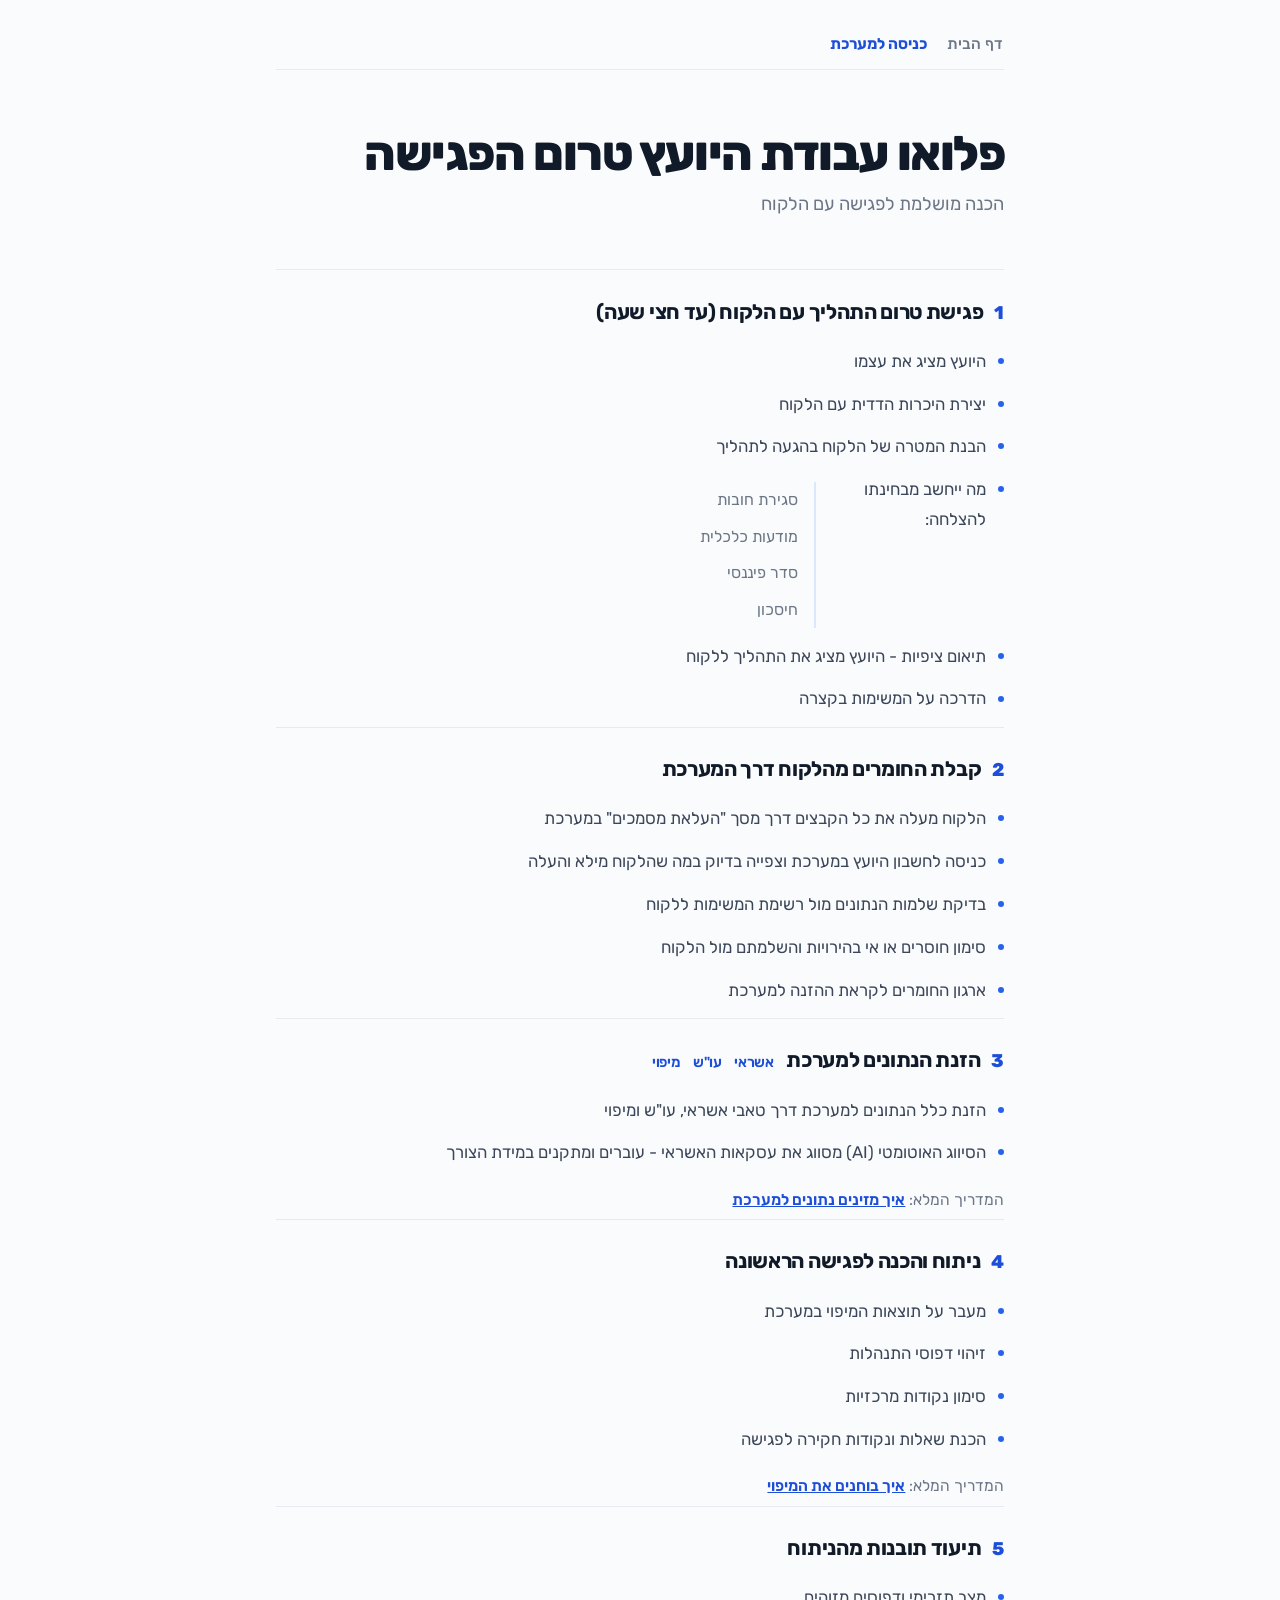
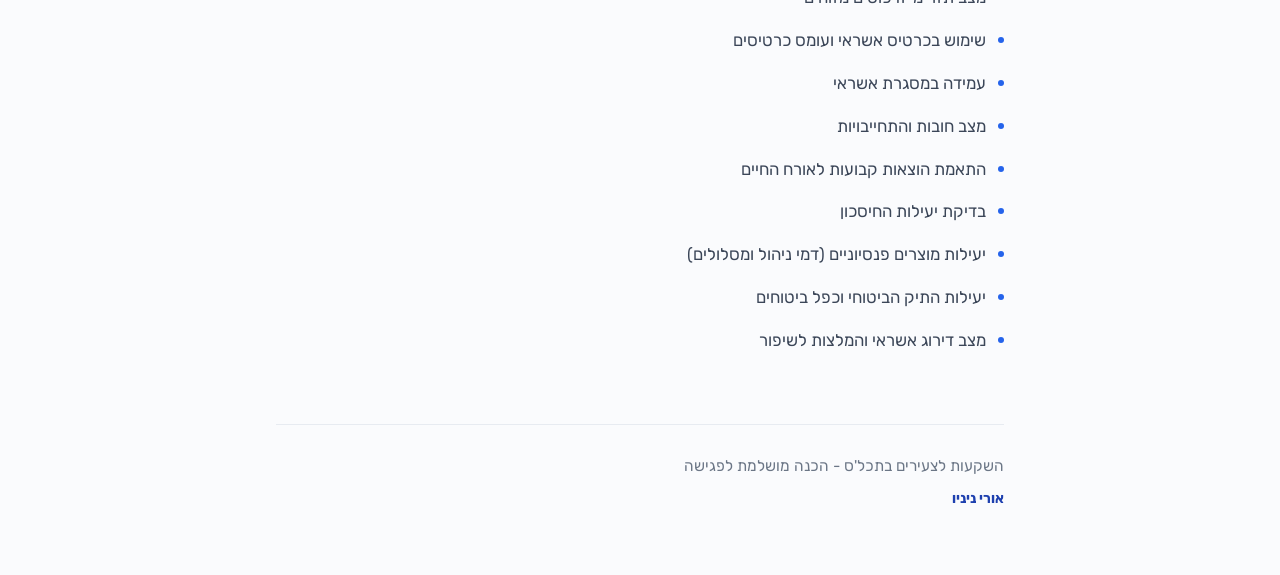
<file: pre-meeting.html>
<!DOCTYPE html>
<html lang="he" dir="rtl">
<head>
  <meta charset="UTF-8">
  <meta name="viewport" content="width=device-width, initial-scale=1.0">
  <title>פלואו עבודה של היועץ טרום הפגישה - השקעות לצעירים בתכל'ס</title>
  <link rel="preconnect" href="https://fonts.googleapis.com">
  <link rel="preconnect" href="https://fonts.gstatic.com" crossorigin>
  <link href="https://fonts.googleapis.com/css2?family=Rubik:wght@300;400;500;600;700;800;900&display=swap" rel="stylesheet">
  <link rel="stylesheet" href="style.css">
</head>
<body>
  <div class="container narrow">

    <nav class="navbar">
      <a class="nav-brand" href="index.html">
        <span class="nav-mark">
          <svg class="ic" xmlns="http://www.w3.org/2000/svg" viewBox="0 0 24 24" fill="none" stroke="currentColor" stroke-width="1.75" stroke-linecap="round" stroke-linejoin="round"><path d="m3 9 9-7 9 7v11a2 2 0 0 1-2 2H5a2 2 0 0 1-2-2z"/><path d="M9 22V12h6v10"/></svg>
        </span>
        <span class="nav-brand-text">הכלכלן של הבית</span>
      </a>
      <div class="nav-actions">
        <a class="nav-link" href="index.html">דף הבית</a>
        <a class="nav-cta" href="https://app.orimipuy.com/auth" target="_blank" rel="noopener noreferrer">
          <svg class="ic" xmlns="http://www.w3.org/2000/svg" viewBox="0 0 24 24" fill="none" stroke="currentColor" stroke-width="1.75" stroke-linecap="round" stroke-linejoin="round"><rect width="20" height="14" x="2" y="3" rx="2"/><line x1="8" x2="16" y1="21" y2="21"/><line x1="12" x2="12" y1="17" y2="21"/></svg>
          כניסה למערכת
        </a>
      </div>
    </nav>

    <header>
      <div class="brand-logo">
        <svg class="ic" xmlns="http://www.w3.org/2000/svg" viewBox="0 0 24 24" fill="none" stroke="currentColor" stroke-width="1.75" stroke-linecap="round" stroke-linejoin="round"><circle cx="12" cy="12" r="10"/><polygon points="16.24 7.76 14.12 14.12 7.76 16.24 9.88 9.88 16.24 7.76"/></svg>
      </div>
      <h1>פלואו עבודת היועץ טרום הפגישה</h1>
      <p>הכנה מושלמת לפגישה עם הלקוח</p>
    </header>

    <!-- Section 1 -->
    <div class="section">
      <div class="section-header">
        <div class="section-number">1</div>
        <div class="section-title">פגישת טרום התהליך עם הלקוח (עד חצי שעה)</div>
      </div>
      <ul class="checklist">
        <li>היועץ מציג את עצמו</li>
        <li>יצירת היכרות הדדית עם הלקוח</li>
        <li>הבנת המטרה של הלקוח בהגעה לתהליך</li>
        <li>מה ייחשב מבחינתו להצלחה:
          <ul class="sub-list">
            <li>סגירת חובות</li>
            <li>מודעות כלכלית</li>
            <li>סדר פיננסי</li>
            <li>חיסכון</li>
          </ul>
        </li>
        <li>תיאום ציפיות - היועץ מציג את התהליך ללקוח</li>
        <li>הדרכה על המשימות בקצרה</li>
      </ul>
    </div>

    <!-- Section 2 -->
    <div class="section">
      <div class="section-header">
        <div class="section-number">2</div>
        <div class="section-title">קבלת החומרים מהלקוח דרך המערכת</div>
      </div>
      <ul class="checklist">
        <li>הלקוח מעלה את כל הקבצים דרך מסך "העלאת מסמכים" במערכת</li>
        <li>כניסה לחשבון היועץ במערכת וצפייה בדיוק במה שהלקוח מילא והעלה</li>
        <li>בדיקת שלמות הנתונים מול רשימת המשימות ללקוח</li>
        <li>סימון חוסרים או אי בהירויות והשלמתם מול הלקוח</li>
        <li>ארגון החומרים לקראת ההזנה למערכת</li>
      </ul>
    </div>

    <!-- Section 3 -->
    <div class="section">
      <div class="section-header">
        <div class="section-number">3</div>
        <div class="section-title">הזנת הנתונים למערכת
          <span class="tab-chip"><svg class="ic" xmlns="http://www.w3.org/2000/svg" viewBox="0 0 24 24" fill="none" stroke="currentColor" stroke-width="1.75" stroke-linecap="round" stroke-linejoin="round"><rect width="20" height="14" x="2" y="5" rx="2"/><line x1="2" x2="22" y1="10" y2="10"/></svg> אשראי</span>
          <span class="tab-chip"><svg class="ic" xmlns="http://www.w3.org/2000/svg" viewBox="0 0 24 24" fill="none" stroke="currentColor" stroke-width="1.75" stroke-linecap="round" stroke-linejoin="round"><line x1="3" x2="21" y1="22" y2="22"/><line x1="6" x2="6" y1="18" y2="11"/><line x1="10" x2="10" y1="18" y2="11"/><line x1="14" x2="14" y1="18" y2="11"/><line x1="18" x2="18" y1="18" y2="11"/><polygon points="12 2 20 7 4 7"/></svg> עו"ש</span>
          <span class="tab-chip"><svg class="ic" xmlns="http://www.w3.org/2000/svg" viewBox="0 0 24 24" fill="none" stroke="currentColor" stroke-width="1.75" stroke-linecap="round" stroke-linejoin="round"><polygon points="3 6 9 3 15 6 21 3 21 18 15 21 9 18 3 21"/><line x1="9" y1="3" x2="9" y2="18"/><line x1="15" y1="6" x2="15" y2="21"/></svg> מיפוי</span>
        </div>
      </div>
      <ul class="checklist">
        <li>הזנת כלל הנתונים למערכת דרך טאבי אשראי, עו"ש ומיפוי</li>
        <li>הסיווג האוטומטי (AI) מסווג את עסקאות האשראי - עוברים ומתקנים במידת הצורך</li>
      </ul>
      <div class="tip">
        <svg class="ic" xmlns="http://www.w3.org/2000/svg" viewBox="0 0 24 24" fill="none" stroke="currentColor" stroke-width="1.75" stroke-linecap="round" stroke-linejoin="round"><path d="M12 7v14"/><path d="M3 18a1 1 0 0 1-1-1V4a1 1 0 0 1 1-1h5a4 4 0 0 1 4 4 4 4 0 0 1 4-4h5a1 1 0 0 1 1 1v13a1 1 0 0 1-1 1h-6a3 3 0 0 0-3 3 3 3 0 0 0-3-3z"/></svg>
        <span>המדריך המלא: <a href="upload-data.html">איך מזינים נתונים למערכת</a></span>
      </div>
    </div>

    <!-- Section 4 -->
    <div class="section">
      <div class="section-header">
        <div class="section-number">4</div>
        <div class="section-title">ניתוח והכנה לפגישה הראשונה</div>
      </div>
      <ul class="checklist">
        <li>מעבר על תוצאות המיפוי במערכת</li>
        <li>זיהוי דפוסי התנהלות</li>
        <li>סימון נקודות מרכזיות</li>
        <li>הכנת שאלות ונקודות חקירה לפגישה</li>
      </ul>
      <div class="tip">
        <svg class="ic" xmlns="http://www.w3.org/2000/svg" viewBox="0 0 24 24" fill="none" stroke="currentColor" stroke-width="1.75" stroke-linecap="round" stroke-linejoin="round"><path d="M12 7v14"/><path d="M3 18a1 1 0 0 1-1-1V4a1 1 0 0 1 1-1h5a4 4 0 0 1 4 4 4 4 0 0 1 4-4h5a1 1 0 0 1 1 1v13a1 1 0 0 1-1 1h-6a3 3 0 0 0-3 3 3 3 0 0 0-3-3z"/></svg>
        <span>המדריך המלא: <a href="examine-excel.html">איך בוחנים את המיפוי</a></span>
      </div>
    </div>

    <!-- Section 5 -->
    <div class="section">
      <div class="section-header">
        <div class="section-number">5</div>
        <div class="section-title">תיעוד תובנות מהניתוח</div>
      </div>
      <ul class="checklist">
        <li>מצב תזרימי ודפוסים מזוהים</li>
        <li>שימוש בכרטיס אשראי ועומס כרטיסים</li>
        <li>עמידה במסגרת אשראי</li>
        <li>מצב חובות והתחייבויות</li>
        <li>התאמת הוצאות קבועות לאורח החיים</li>
        <li>בדיקת יעילות החיסכון</li>
        <li>יעילות מוצרים פנסיוניים (דמי ניהול ומסלולים)</li>
        <li>יעילות התיק הביטוחי וכפל ביטוחים</li>
        <li>מצב דירוג אשראי והמלצות לשיפור</li>
      </ul>
    </div>

    <footer>
      <p>השקעות לצעירים בתכל'ס - הכנה מושלמת לפגישה</p>
      <p class="sign">אורי ניניו</p>
    </footer>
  </div>
</body>
</html>
</file>
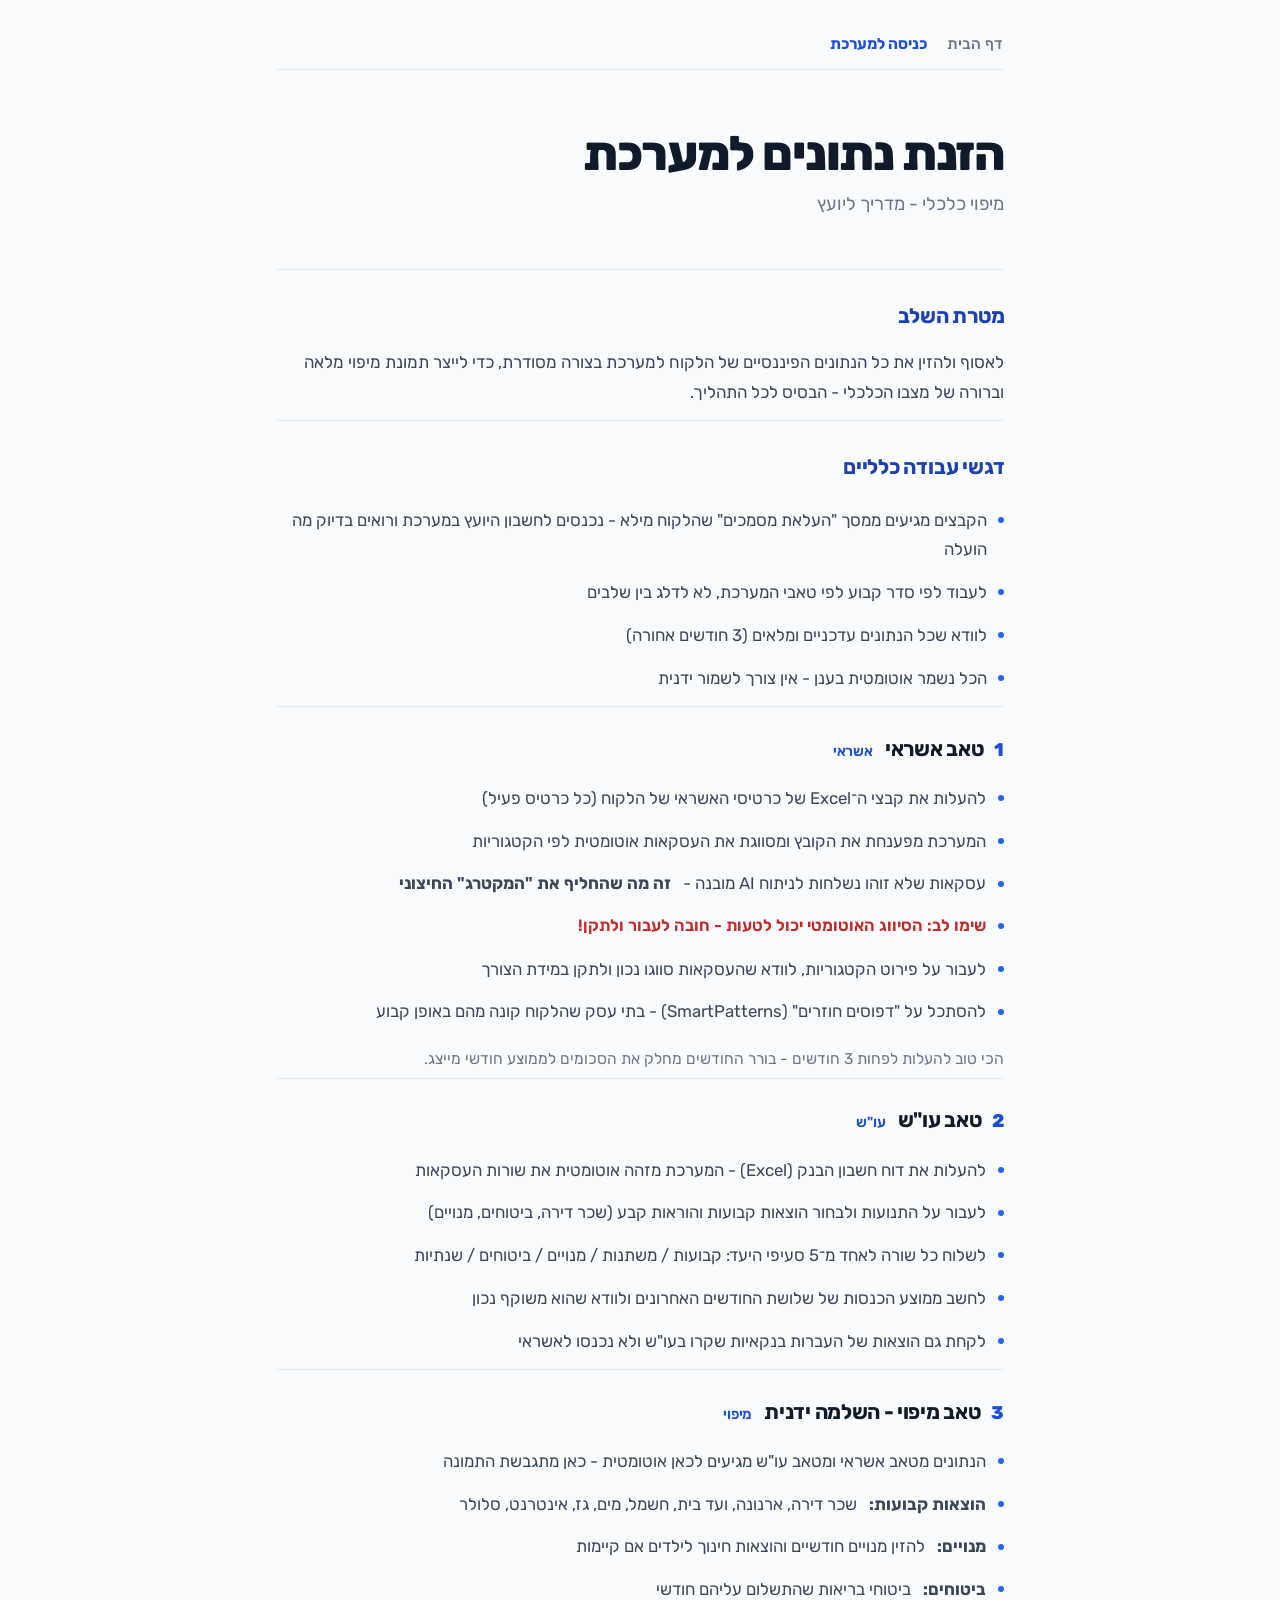
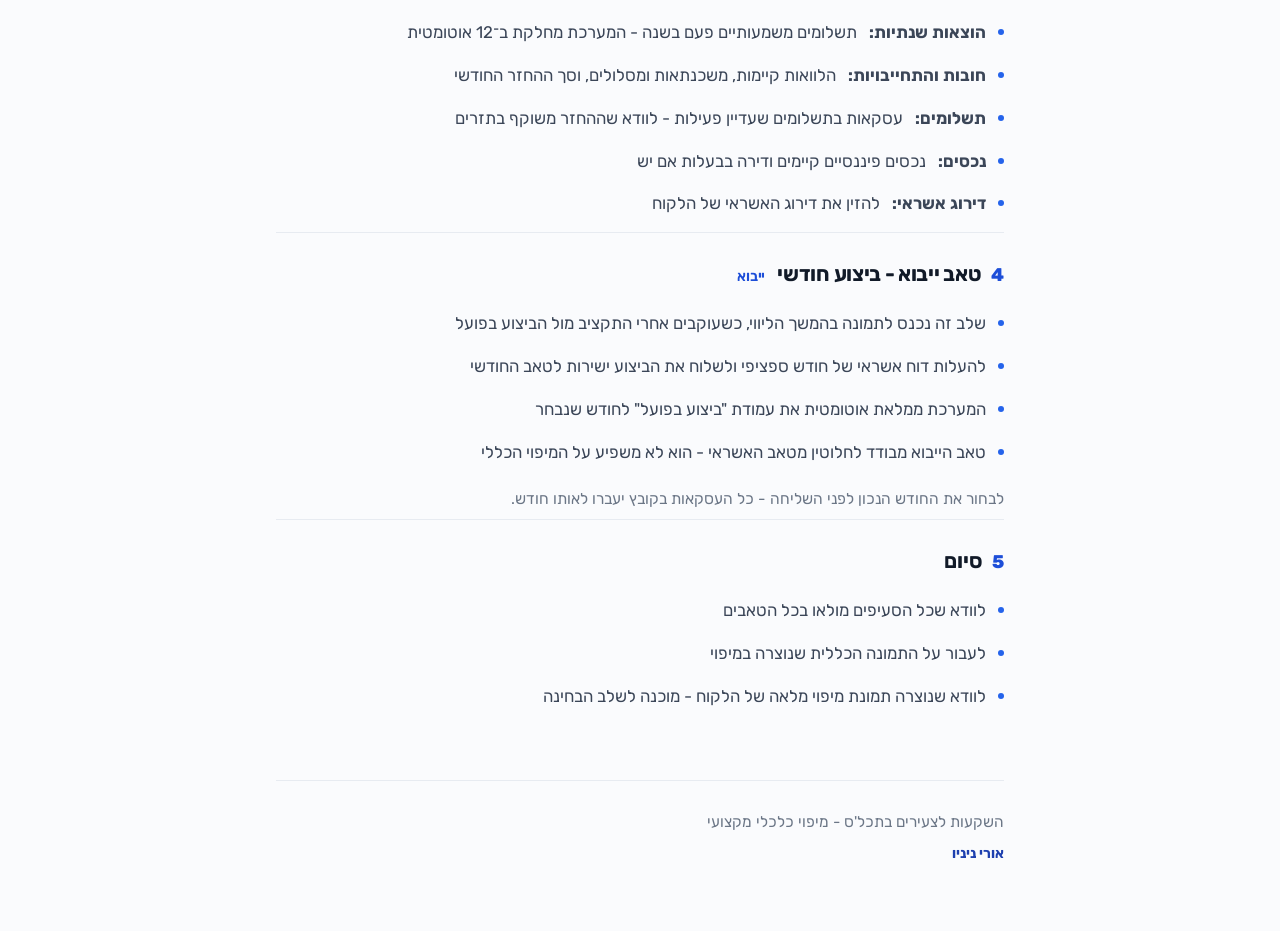
<file: upload-data.html>
<!DOCTYPE html>
<html lang="he" dir="rtl">
<head>
  <meta charset="UTF-8">
  <meta name="viewport" content="width=device-width, initial-scale=1.0">
  <title>איך מזינים נתונים למערכת - השקעות לצעירים בתכל'ס</title>
  <link rel="preconnect" href="https://fonts.googleapis.com">
  <link rel="preconnect" href="https://fonts.gstatic.com" crossorigin>
  <link href="https://fonts.googleapis.com/css2?family=Rubik:wght@300;400;500;600;700;800;900&display=swap" rel="stylesheet">
  <link rel="stylesheet" href="style.css">
</head>
<body>
  <div class="container narrow">

    <nav class="navbar">
      <a class="nav-brand" href="index.html">
        <span class="nav-mark">
          <svg class="ic" xmlns="http://www.w3.org/2000/svg" viewBox="0 0 24 24" fill="none" stroke="currentColor" stroke-width="1.75" stroke-linecap="round" stroke-linejoin="round"><path d="m3 9 9-7 9 7v11a2 2 0 0 1-2 2H5a2 2 0 0 1-2-2z"/><path d="M9 22V12h6v10"/></svg>
        </span>
        <span class="nav-brand-text">הכלכלן של הבית</span>
      </a>
      <div class="nav-actions">
        <a class="nav-link" href="index.html">דף הבית</a>
        <a class="nav-cta" href="https://app.orimipuy.com/auth" target="_blank" rel="noopener noreferrer">
          <svg class="ic" xmlns="http://www.w3.org/2000/svg" viewBox="0 0 24 24" fill="none" stroke="currentColor" stroke-width="1.75" stroke-linecap="round" stroke-linejoin="round"><rect width="20" height="14" x="2" y="3" rx="2"/><line x1="8" x2="16" y1="21" y2="21"/><line x1="12" x2="12" y1="17" y2="21"/></svg>
          כניסה למערכת
        </a>
      </div>
    </nav>

    <header>
      <div class="brand-logo"><svg class="ic" xmlns="http://www.w3.org/2000/svg" viewBox="0 0 24 24" fill="none" stroke="currentColor" stroke-width="1.75" stroke-linecap="round" stroke-linejoin="round"><path d="M21 15v4a2 2 0 0 1-2 2H5a2 2 0 0 1-2-2v-4"/><polyline points="17 8 12 3 7 8"/><line x1="12" x2="12" y1="3" y2="15"/></svg></div>
      <h1>הזנת נתונים למערכת</h1>
      <p>מיפוי כלכלי - מדריך ליועץ</p>
    </header>

    <div class="purpose-box">
      <h3><svg class="ic" xmlns="http://www.w3.org/2000/svg" viewBox="0 0 24 24" fill="none" stroke="currentColor" stroke-width="1.75" stroke-linecap="round" stroke-linejoin="round"><circle cx="12" cy="12" r="10"/><circle cx="12" cy="12" r="6"/><circle cx="12" cy="12" r="2"/></svg> מטרת השלב</h3>
      <p>לאסוף ולהזין את כל הנתונים הפיננסיים של הלקוח למערכת בצורה מסודרת, כדי לייצר תמונת מיפוי מלאה וברורה של מצבו הכלכלי - הבסיס לכל התהליך.</p>
    </div>

    <div class="notes-box">
      <h3>דגשי עבודה כלליים</h3>
      <ul>
        <li>הקבצים מגיעים ממסך "העלאת מסמכים" שהלקוח מילא - נכנסים לחשבון היועץ במערכת ורואים בדיוק מה הועלה</li>
        <li>לעבוד לפי סדר קבוע לפי טאבי המערכת, לא לדלג בין שלבים</li>
        <li>לוודא שכל הנתונים עדכניים ומלאים (3 חודשים אחורה)</li>
        <li>הכל נשמר אוטומטית בענן - אין צורך לשמור ידנית</li>
      </ul>
    </div>

    <!-- שלב 1 -->
    <div class="section">
      <div class="section-header">
        <div class="section-number">1</div>
        <div class="section-title">טאב אשראי <span class="tab-chip"><svg class="ic" xmlns="http://www.w3.org/2000/svg" viewBox="0 0 24 24" fill="none" stroke="currentColor" stroke-width="1.75" stroke-linecap="round" stroke-linejoin="round"><rect width="20" height="14" x="2" y="5" rx="2"/><line x1="2" x2="22" y1="10" y2="10"/></svg> אשראי</span></div>
      </div>
      <ul class="checklist">
        <li>להעלות את קבצי ה־Excel של כרטיסי האשראי של הלקוח (כל כרטיס פעיל)</li>
        <li>המערכת מפענחת את הקובץ ומסווגת את העסקאות אוטומטית לפי הקטגוריות</li>
        <li>עסקאות שלא זוהו נשלחות לניתוח AI מובנה - <strong>זה מה שהחליף את "המקטרג" החיצוני</strong></li>
        <li>
          <div class="warning">שימו לב: הסיווג האוטומטי יכול לטעות - חובה לעבור ולתקן!</div>
        </li>
        <li>לעבור על פירוט הקטגוריות, לוודא שהעסקאות סווגו נכון ולתקן במידת הצורך</li>
        <li>להסתכל על "דפוסים חוזרים" (SmartPatterns) - בתי עסק שהלקוח קונה מהם באופן קבוע</li>
      </ul>
      <div class="tip"><svg class="ic" xmlns="http://www.w3.org/2000/svg" viewBox="0 0 24 24" fill="none" stroke="currentColor" stroke-width="1.75" stroke-linecap="round" stroke-linejoin="round"><path d="M9 18h6"/><path d="M10 22h4"/><path d="M15.09 14c.18-.98.65-1.74 1.41-2.5A4.65 4.65 0 0 0 18 8 6 6 0 0 0 6 8c0 1 .23 2.23 1.5 3.5A4.61 4.61 0 0 1 8.91 14"/></svg><span>הכי טוב להעלות לפחות 3 חודשים - בורר החודשים מחלק את הסכומים לממוצע חודשי מייצג.</span></div>
    </div>

    <!-- שלב 2 -->
    <div class="section">
      <div class="section-header">
        <div class="section-number">2</div>
        <div class="section-title">טאב עו"ש <span class="tab-chip"><svg class="ic" xmlns="http://www.w3.org/2000/svg" viewBox="0 0 24 24" fill="none" stroke="currentColor" stroke-width="1.75" stroke-linecap="round" stroke-linejoin="round"><line x1="3" x2="21" y1="22" y2="22"/><line x1="6" x2="6" y1="18" y2="11"/><line x1="10" x2="10" y1="18" y2="11"/><line x1="14" x2="14" y1="18" y2="11"/><line x1="18" x2="18" y1="18" y2="11"/><polygon points="12 2 20 7 4 7"/></svg> עו"ש</span></div>
      </div>
      <ul class="checklist">
        <li>להעלות את דוח חשבון הבנק (Excel) - המערכת מזהה אוטומטית את שורות העסקאות</li>
        <li>לעבור על התנועות ולבחור הוצאות קבועות והוראות קבע (שכר דירה, ביטוחים, מנויים)</li>
        <li>לשלוח כל שורה לאחד מ־5 סעיפי היעד: קבועות / משתנות / מנויים / ביטוחים / שנתיות</li>
        <li>לחשב ממוצע הכנסות של שלושת החודשים האחרונים ולוודא שהוא משוקף נכון</li>
        <li>לקחת גם הוצאות של העברות בנקאיות שקרו בעו"ש ולא נכנסו לאשראי</li>
      </ul>
    </div>

    <!-- שלב 3 -->
    <div class="section">
      <div class="section-header">
        <div class="section-number">3</div>
        <div class="section-title">טאב מיפוי - השלמה ידנית <span class="tab-chip"><svg class="ic" xmlns="http://www.w3.org/2000/svg" viewBox="0 0 24 24" fill="none" stroke="currentColor" stroke-width="1.75" stroke-linecap="round" stroke-linejoin="round"><polygon points="3 6 9 3 15 6 21 3 21 18 15 21 9 18 3 21"/><line x1="9" y1="3" x2="9" y2="18"/><line x1="15" y1="6" x2="15" y2="21"/></svg> מיפוי</span></div>
      </div>
      <ul class="checklist">
        <li>הנתונים מטאב אשראי ומטאב עו"ש מגיעים לכאן אוטומטית - כאן מתגבשת התמונה</li>
        <li><strong>הוצאות קבועות:</strong> שכר דירה, ארנונה, ועד בית, חשמל, מים, גז, אינטרנט, סלולר</li>
        <li><strong>מנויים:</strong> להזין מנויים חודשיים והוצאות חינוך לילדים אם קיימות</li>
        <li><strong>ביטוחים:</strong> ביטוחי בריאות שהתשלום עליהם חודשי</li>
        <li><strong>הוצאות שנתיות:</strong> תשלומים משמעותיים פעם בשנה - המערכת מחלקת ב־12 אוטומטית</li>
        <li><strong>חובות והתחייבויות:</strong> הלוואות קיימות, משכנתאות ומסלולים, וסך ההחזר החודשי</li>
        <li><strong>תשלומים:</strong> עסקאות בתשלומים שעדיין פעילות - לוודא שההחזר משוקף בתזרים</li>
        <li><strong>נכסים:</strong> נכסים פיננסיים קיימים ודירה בבעלות אם יש</li>
        <li><strong>דירוג אשראי:</strong> להזין את דירוג האשראי של הלקוח</li>
      </ul>
    </div>

    <!-- שלב 4 -->
    <div class="section">
      <div class="section-header">
        <div class="section-number">4</div>
        <div class="section-title">טאב ייבוא - ביצוע חודשי <span class="tab-chip"><svg class="ic" xmlns="http://www.w3.org/2000/svg" viewBox="0 0 24 24" fill="none" stroke="currentColor" stroke-width="1.75" stroke-linecap="round" stroke-linejoin="round"><path d="M21 15v4a2 2 0 0 1-2 2H5a2 2 0 0 1-2-2v-4"/><polyline points="7 10 12 15 17 10"/><line x1="12" x2="12" y1="15" y2="3"/></svg> ייבוא</span></div>
      </div>
      <ul class="checklist">
        <li>שלב זה נכנס לתמונה בהמשך הליווי, כשעוקבים אחרי התקציב מול הביצוע בפועל</li>
        <li>להעלות דוח אשראי של חודש ספציפי ולשלוח את הביצוע ישירות לטאב החודשי</li>
        <li>המערכת ממלאת אוטומטית את עמודת "ביצוע בפועל" לחודש שנבחר</li>
        <li>טאב הייבוא מבודד לחלוטין מטאב האשראי - הוא לא משפיע על המיפוי הכללי</li>
      </ul>
      <div class="tip"><svg class="ic" xmlns="http://www.w3.org/2000/svg" viewBox="0 0 24 24" fill="none" stroke="currentColor" stroke-width="1.75" stroke-linecap="round" stroke-linejoin="round"><path d="M9 18h6"/><path d="M10 22h4"/><path d="M15.09 14c.18-.98.65-1.74 1.41-2.5A4.65 4.65 0 0 0 18 8 6 6 0 0 0 6 8c0 1 .23 2.23 1.5 3.5A4.61 4.61 0 0 1 8.91 14"/></svg><span>לבחור את החודש הנכון לפני השליחה - כל העסקאות בקובץ יעברו לאותו חודש.</span></div>
    </div>

    <!-- סיום -->
    <div class="section">
      <div class="section-header">
        <div class="section-number">5</div>
        <div class="section-title">סיום</div>
      </div>
      <ul class="checklist">
        <li>לוודא שכל הסעיפים מולאו בכל הטאבים</li>
        <li>לעבור על התמונה הכללית שנוצרה במיפוי</li>
        <li>לוודא שנוצרה תמונת מיפוי מלאה של הלקוח - מוכנה לשלב הבחינה</li>
      </ul>
    </div>

    <footer>
      <p>השקעות לצעירים בתכל'ס - מיפוי כלכלי מקצועי</p>
      <p class="sign">אורי ניניו</p>
    </footer>
  </div>
</body>
</html>
</file>
<file: style.css>
/* ============================================================
   הכלכלן של הבית, מדריך היועץ
   Design System v4 "Editorial" - בלי מסגרות, טיפוגרפיה נקייה
   רקע בהיר אחיד, ללא כרטיסים/מסגרות/צללים, היררכיה דרך טקסט ורווח
   ============================================================ */

:root{
  --brand:#2563eb; --brand-600:#1d4ed8; --brand-700:#1e40af; --brand-800:#1e3a8a;
  --brand-050:#eff4ff; --brand-100:#dbe7fe; --brand-200:#bfd3fb;

  --ink:#111a28; --body:#3b4658; --muted:#6b7686;
  --line:#e7ebf1; --line-soft:#eef1f6;

  --amber:#9a6410; --amber-bar:#c98a2e;
  --green:#15803d;
  --expense:#c62828;
  --gold:#1e40af;

  --radius-btn:10px;
}

*{box-sizing:border-box;margin:0;padding:0}
html,body{direction:rtl}

body{
  font-family:'Rubik','Heebo',system-ui,sans-serif;
  color:var(--body);
  line-height:1.75;
  -webkit-font-smoothing:antialiased;
  text-rendering:optimizeLegibility;
  min-height:100vh;
  background:#fafbfd;
}

/* ניקיון: הסתרת כל האייקונים הדקורטיביים */
svg.ic{display:none !important}
.brand-logo,.tool-icon,.group-heading .ico,.nav-mark,.nav-brand{display:none !important}

@media (prefers-reduced-motion: reduce){*{animation:none !important;transition:none !important}}
@keyframes rise{from{opacity:0;transform:translateY(8px)}to{opacity:1;transform:translateY(0)}}

/* ---------- Layout ---------- */
.container{max-width:1000px;margin:0 auto;padding:1.25rem 1.6rem 4rem}
.container.narrow{max-width:780px}
a{color:inherit}

/* ---------- Navbar (שורת כותרת עם קו דק, בלי מסגרת) ---------- */
.navbar{
  display:flex;align-items:center;justify-content:space-between;gap:1rem;
  background:none;border:none;border-radius:0;box-shadow:none;
  padding:.5rem .1rem;margin-bottom:2.6rem;border-bottom:1px solid var(--line);
}
.nav-brand{display:inline-flex;align-items:center;gap:.5rem;text-decoration:none;color:var(--ink)}
.nav-brand-text,.nav-brand b{font-weight:800;font-size:1.06rem;letter-spacing:-.01em}
.nav-actions{display:flex;align-items:center;gap:1.25rem}
.nav-link{color:var(--muted);text-decoration:none;font-size:.96rem;font-weight:500;padding:.2rem 0;transition:color .2s}
.nav-link:hover{color:var(--brand-600)}
.nav-cta{background:none;box-shadow:none;padding:0;color:var(--brand-600);text-decoration:none;font-size:.96rem;font-weight:700;transition:color .2s}
.nav-cta:hover{color:var(--brand-800);text-decoration:underline}

/* ---------- Header / Hero (טיפוגרפי, בלי כרטיס) ---------- */
header{
  background:none;border:none;box-shadow:none;border-radius:0;
  padding:1rem 0 1.5rem;margin-bottom:1.5rem;text-align:start;color:var(--ink);
}
.header-eyebrow{display:inline-block;color:var(--brand-600);font-size:.8rem;font-weight:700;
  letter-spacing:.14em;margin-bottom:.9rem;background:none;border:none;padding:0}
header h1{font-size:clamp(2.1rem,4.6vw,3rem);font-weight:800;letter-spacing:-.03em;
  color:var(--ink);line-height:1.1;margin-bottom:.55rem}
header h2{font-size:1.28rem;font-weight:500;color:var(--brand-700);margin-bottom:.5rem}
header p{font-size:1.14rem;color:var(--muted);max-width:64ch}

/* ---------- Primary buttons (CTA בלבד) ---------- */
.hero-cta{display:flex;gap:.8rem;flex-wrap:wrap;margin-top:1.6rem}
.enter-system-btn,.cta-btn,.form-btn,.export-btn,.copy-btn{
  display:inline-flex;align-items:center;justify-content:center;gap:.5rem;
  padding:.8rem 1.7rem;background:var(--brand);color:#fff;text-decoration:none;border:none;
  border-radius:var(--radius-btn);font-size:1.02rem;font-weight:600;font-family:inherit;cursor:pointer;
  box-shadow:0 10px 22px -14px rgba(37,99,235,.65);transition:background .2s,transform .2s;margin-top:0}
.enter-system-btn:hover,.cta-btn:hover,.form-btn:hover,.export-btn:hover,.copy-btn:hover{
  background:var(--brand-600);transform:translateY(-2px)}
.cta-btn,.form-btn{margin-top:1rem}
.export-btn,.copy-btn{width:100%;margin-top:1rem}
.template-link{display:inline-block;margin-top:1rem;color:var(--brand-600);font-weight:700;text-decoration:underline;background:none;border:none;padding:0}
.template-link:hover{color:var(--brand-800)}

/* ---------- Section-group heading (index) ---------- */
.group-heading{display:flex;align-items:baseline;gap:1rem;margin:3.25rem 0 .35rem}
.group-heading h2{font-size:1.5rem;font-weight:800;color:var(--ink);letter-spacing:-.02em}
.group-heading .line{flex:1;height:1px;background:var(--line)}
.group-sub{color:var(--muted);font-size:1.02rem;margin:0 0 1.4rem}

/* ---------- Tools grid (index) - רשימת קישורים עם קו דק, בלי כרטיס ---------- */
.tools-grid{display:grid;grid-template-columns:repeat(auto-fill,minmax(280px,1fr));gap:0 2.75rem}
.tool-card{position:relative;display:block;text-decoration:none;color:var(--ink);background:none;
  border:none;border-top:1px solid var(--line);border-radius:0;box-shadow:none;
  padding:1.4rem .1rem 1.6rem;animation:rise .4s ease-out both}
.tool-card .step-tag{position:static;display:block;background:none;border:none;padding:0;
  color:var(--brand-600);font-size:.72rem;font-weight:700;letter-spacing:.09em;margin-bottom:.5rem}
.tool-card h3{font-size:1.2rem;font-weight:700;color:var(--ink);letter-spacing:-.01em;margin-bottom:.4rem;padding:0;transition:color .2s}
.tool-card:hover h3{color:var(--brand-600)}
.tool-card p{font-size:.98rem;color:var(--muted);line-height:1.6}
.tool-card.feature{background:none}
.tool-card .btn{display:inline-block;margin-top:.9rem;color:var(--brand-600);font-weight:600;font-size:.93rem}
.tool-card .btn::after{content:none}

/* ---------- Content sections (בלי כרטיס, קו דק מפריד) ---------- */
.section{background:none;border:none;box-shadow:none;border-radius:0;
  padding:1.7rem 0 .4rem;margin:0;border-top:1px solid var(--line);animation:rise .4s ease-out both}
.section-header{display:flex;align-items:baseline;gap:.7rem;margin-bottom:.9rem}
.section-number{width:auto;height:auto;min-width:0;background:none;border:none;border-radius:0;
  color:var(--brand-600);font-weight:800;font-size:1.15rem;line-height:1}
.section-title{font-size:1.3rem;font-weight:700;color:var(--ink);letter-spacing:-.015em;line-height:1.35}
.section-content{font-size:1.06rem;color:var(--body)}
.section-content p{margin-bottom:.75rem}.section-content p:last-child{margin-bottom:0}

/* ---------- Checklists (נקודה עדינה, בלי קווי הפרדה) ---------- */
.checklist{list-style:none}
.checklist li{padding:.42rem 0;font-size:1.05rem;color:var(--body);display:flex;align-items:flex-start;gap:.75rem}
.checklist li::before{content:"";width:6px;height:6px;min-width:6px;margin-top:.66em;border-radius:50%;background:var(--brand)}
.sub-list{list-style:none;margin-top:.4rem;margin-inline-start:1.35rem;padding-inline-start:1rem;
  border-inline-start:2px solid var(--brand-100);width:100%}
.sub-list li{padding:.28rem 0;font-size:.99rem;color:var(--muted);display:block}
.sub-list li::before{content:none;display:none}

/* ---------- "Panels" - עכשיו בלוקים טיפוגרפיים עם כותרת צבעונית ---------- */
.goals-section,.purpose-box,.notes-box,.note-box,.after-section,.summary-section{
  background:none;border:none;box-shadow:none;border-radius:0;
  padding:1.7rem 0 .4rem;margin:.4rem 0 0;border-top:1px solid var(--line)}
.goals-section h3,.purpose-box h3,.notes-box h3,.note-box h3,.after-section h3,.summary-section h3{
  font-size:1.3rem;font-weight:700;margin-bottom:.9rem;letter-spacing:-.01em;display:flex;align-items:center;gap:.5rem}
.goals-section h3{color:var(--amber)}
.purpose-box h3,.notes-box h3,.note-box h3{color:var(--brand-700)}
.after-section h3,.summary-section h3{color:var(--green)}
.goals-section ul,.purpose-box ul,.notes-box ul,.note-box ul,.after-section ul,.summary-section ul{list-style:none}
.goals-section li,.notes-box li,.note-box li,.after-section li,.summary-section li{
  padding:.42rem 0;font-size:1.05rem;color:var(--body);display:flex;align-items:flex-start;gap:.7rem}
.goals-section li::before,.notes-box li::before,.note-box li::before,.after-section li::before,.summary-section li::before{
  content:"";width:6px;height:6px;min-width:6px;margin-top:.66em;border-radius:50%}
.goals-section li::before{background:var(--amber-bar)}
.notes-box li::before,.note-box li::before{background:var(--brand)}
.after-section li::before,.summary-section li::before{background:var(--green)}
.purpose-box p{color:var(--body);font-size:1.06rem}

/* ---------- Inline notes (בלי קופסאות) ---------- */
.warning{background:none;border:none;padding:0;color:var(--expense);font-weight:600;font-size:1.03rem;display:block}
.tip{margin-top:.7rem;display:block;background:none;border:none;padding:0;color:var(--muted);font-size:.97rem}
.tip a{color:var(--brand-600);font-weight:600;text-decoration:underline}
.tab-chip{background:none;border:none;padding:0;margin-inline-start:.55rem;color:var(--brand-600);font-weight:600;font-size:.9rem;vertical-align:baseline}
.external-link{display:inline;background:none;border:none;padding:0;margin:0;color:var(--brand-600);text-decoration:underline;font-weight:600;font-size:1rem}
.external-link::after{content:none}
.back-link{display:inline-block;background:none;border:none;padding:0;margin-bottom:1.25rem;color:var(--muted);text-decoration:none;font-weight:500}
.back-link:hover{color:var(--brand-600)}
.back-link.fixed{position:fixed;top:18px;inset-inline-end:18px;z-index:100;margin:0}

/* ---------- Footer ---------- */
footer{border-top:1px solid var(--line);margin-top:3.5rem;padding:1.75rem 0 0;color:var(--muted);font-size:.96rem;text-align:start}
footer .sign{margin-top:.4rem;font-size:.88rem;color:var(--brand-700);font-weight:700}

/* ---------- Meeting-summary template (ציטוט, קו דק בצד) ---------- */
.template-text{background:none;border:none;border-inline-start:2px solid var(--brand-100);border-radius:0;
  padding:.2rem 1.1rem;color:var(--body);font-size:1.06rem;line-height:1.95}
.placeholder{background:none;color:var(--brand-700);padding:0;font-weight:700}
.section-title.solo{border-bottom:1px solid var(--line);padding-bottom:.5rem;margin-bottom:1rem}

/* ---------- Goals image ---------- */
.image-container{display:flex;align-items:center;justify-content:center;padding:1rem 0;width:100%}
.goals-image{width:100%;max-width:660px;height:auto;display:block;border:none;border-radius:12px;box-shadow:none}

/* ---------- Responsive ---------- */
@media (max-width:768px){
  .container{padding:1rem 1.15rem 3rem}
  .navbar{margin-bottom:2rem}
  .nav-link{display:none}
  header h1{font-size:2rem}
  header h2{font-size:1.14rem}
  header p{font-size:1rem}
  .tools-grid{grid-template-columns:1fr;gap:0}
  .section-title{font-size:1.16rem}
  .group-heading h2{font-size:1.3rem}
}

/* ---------- Print ---------- */
@media print{
  body{background:#fff;color:#111827}
  .container{max-width:100%;padding:0}
  .navbar,.back-link,.export-btn,.copy-btn,.enter-system-btn,.hero-cta{display:none !important}
  header{padding:.5rem 0 1rem}
  header h1{color:#111827}
  .section{border-top:1px solid #ddd;page-break-inside:avoid;padding:1rem 0;animation:none}
  .section-title{color:#111827}
  .checklist li{color:#111827}
  footer{color:#777}footer .sign{color:var(--brand-700)}
}
</file>
